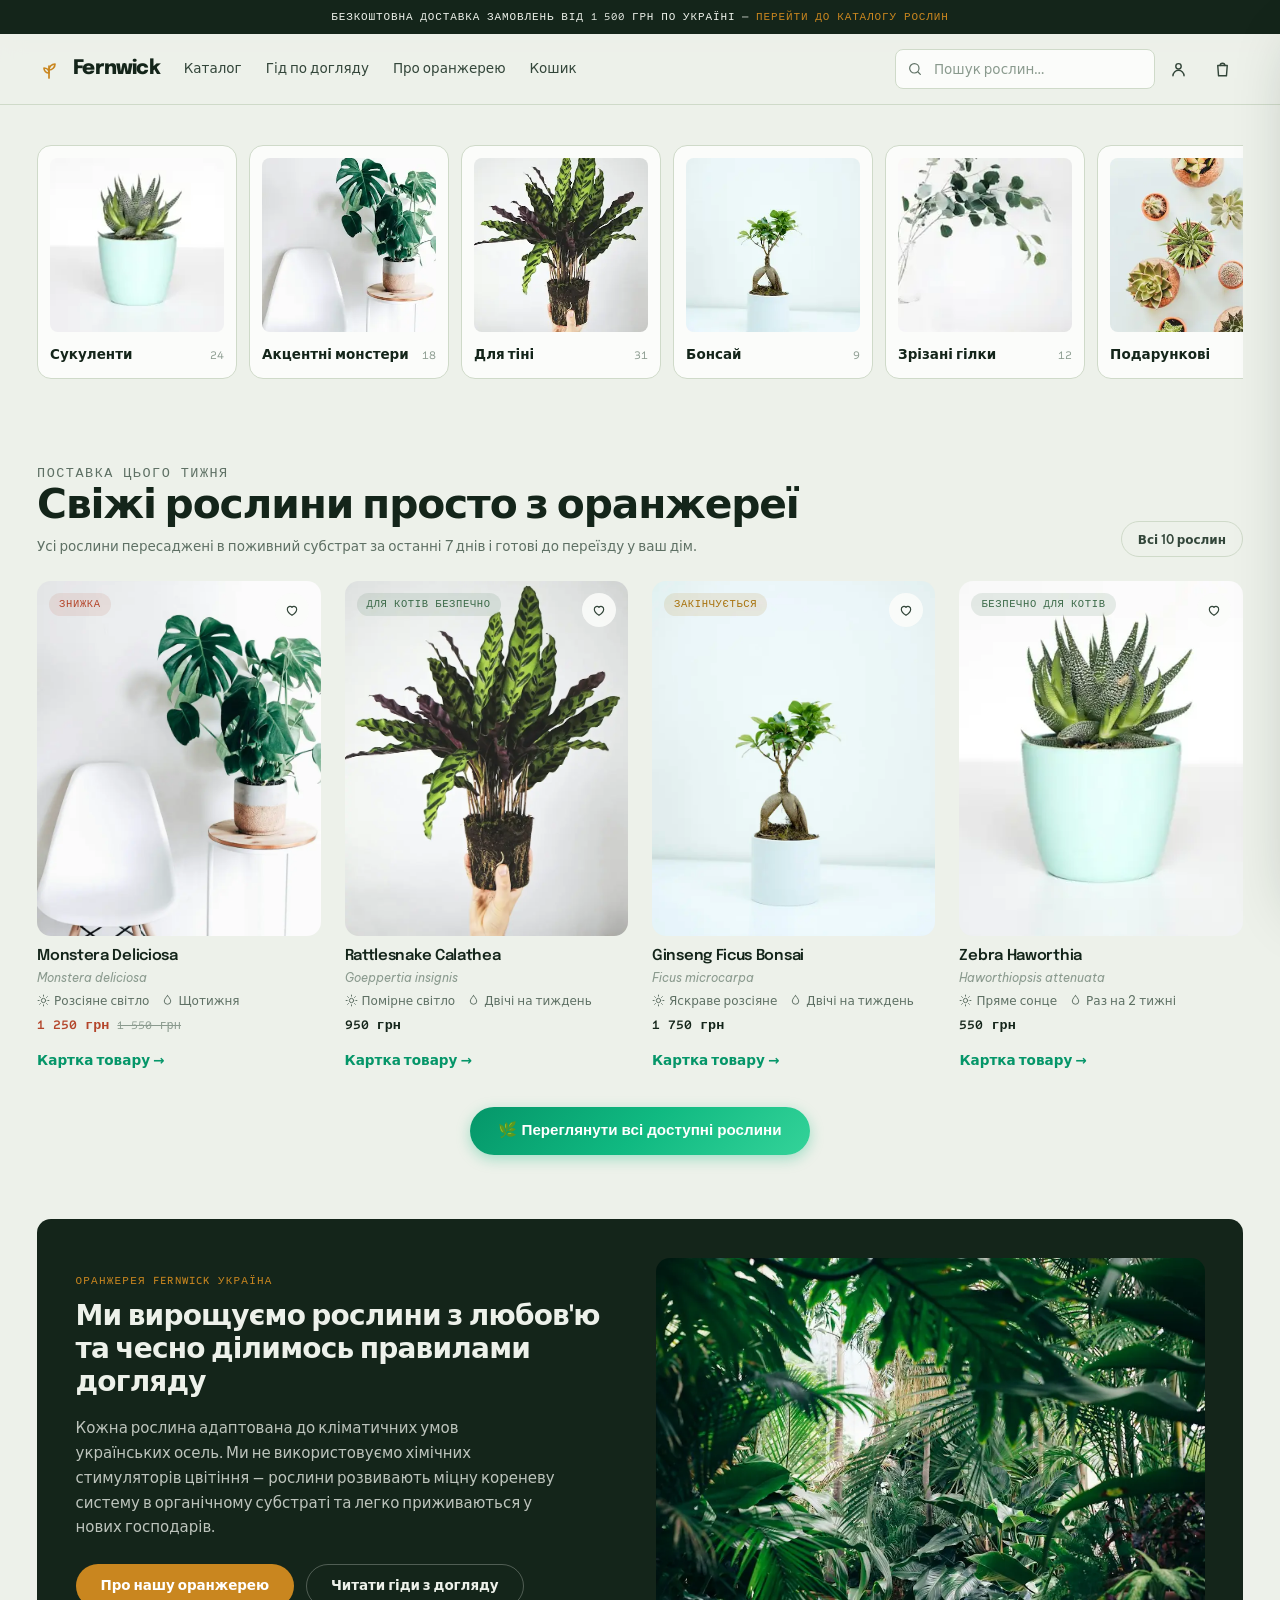
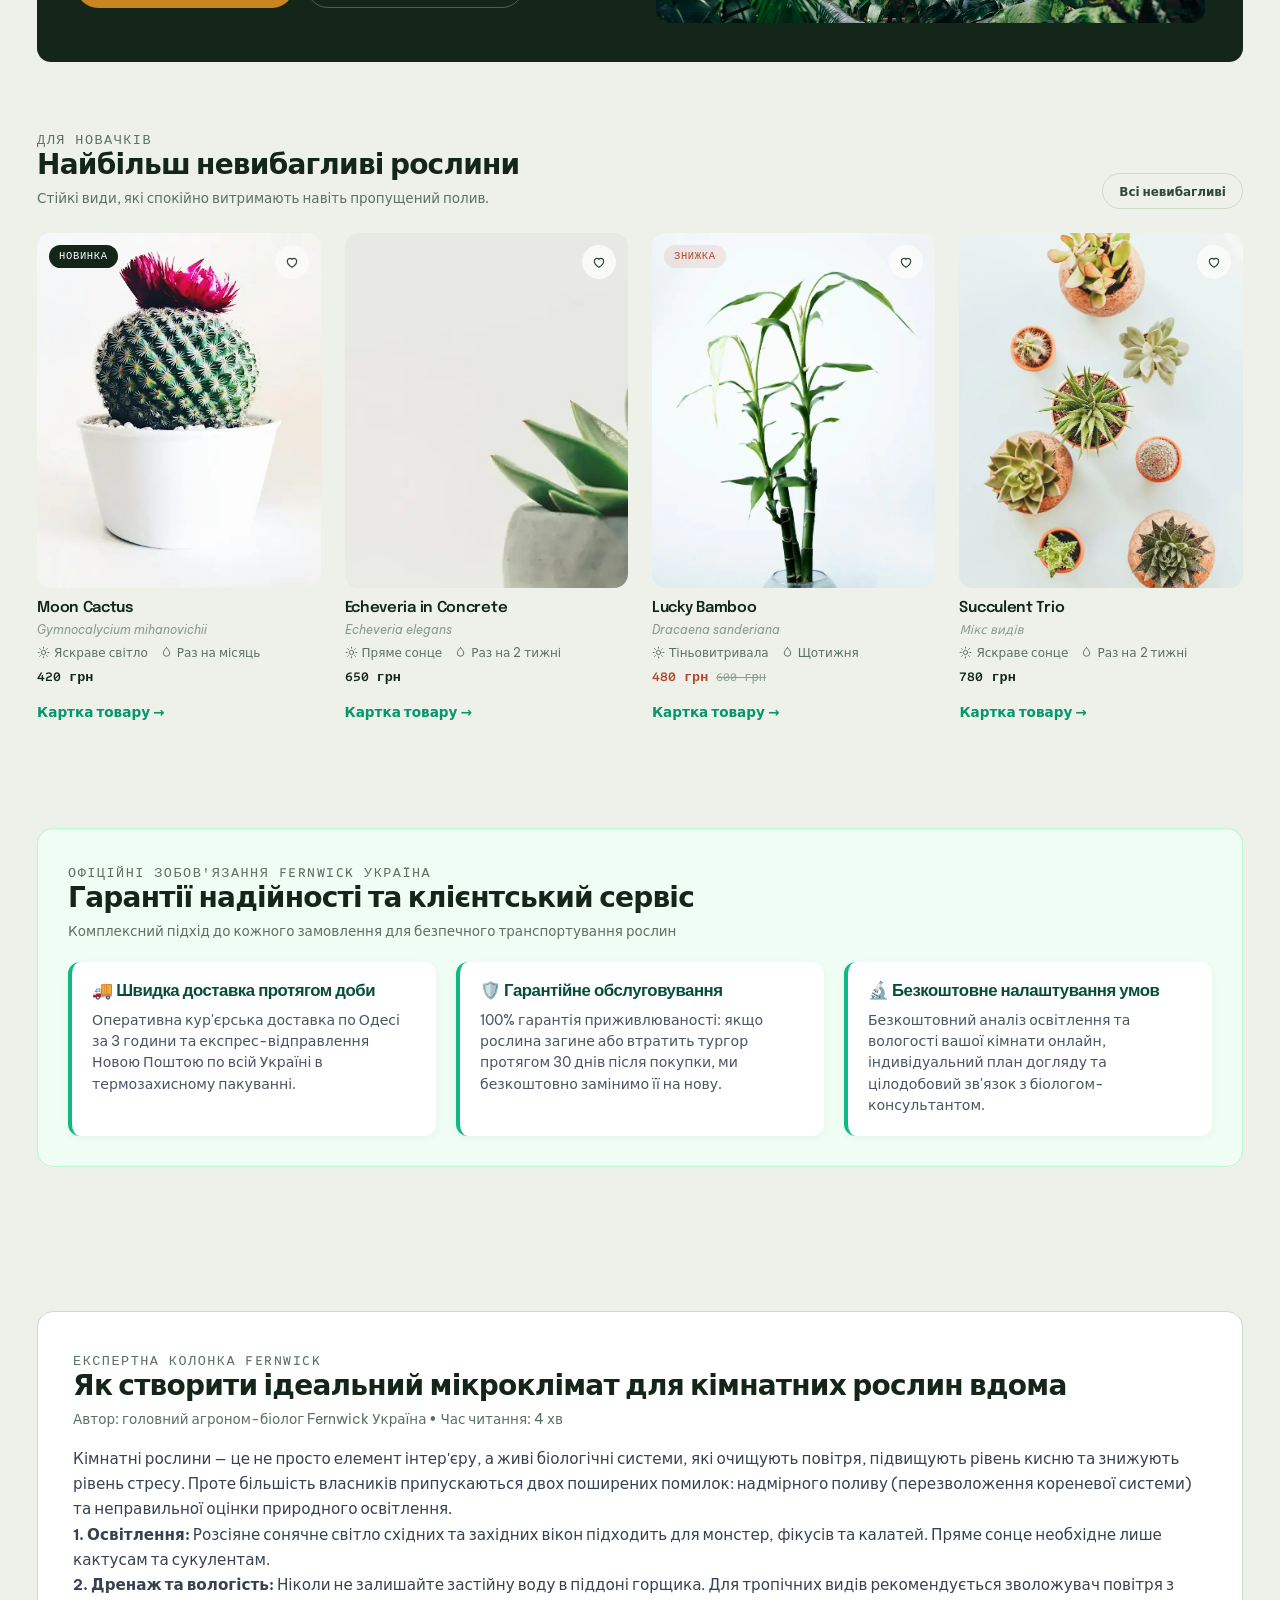
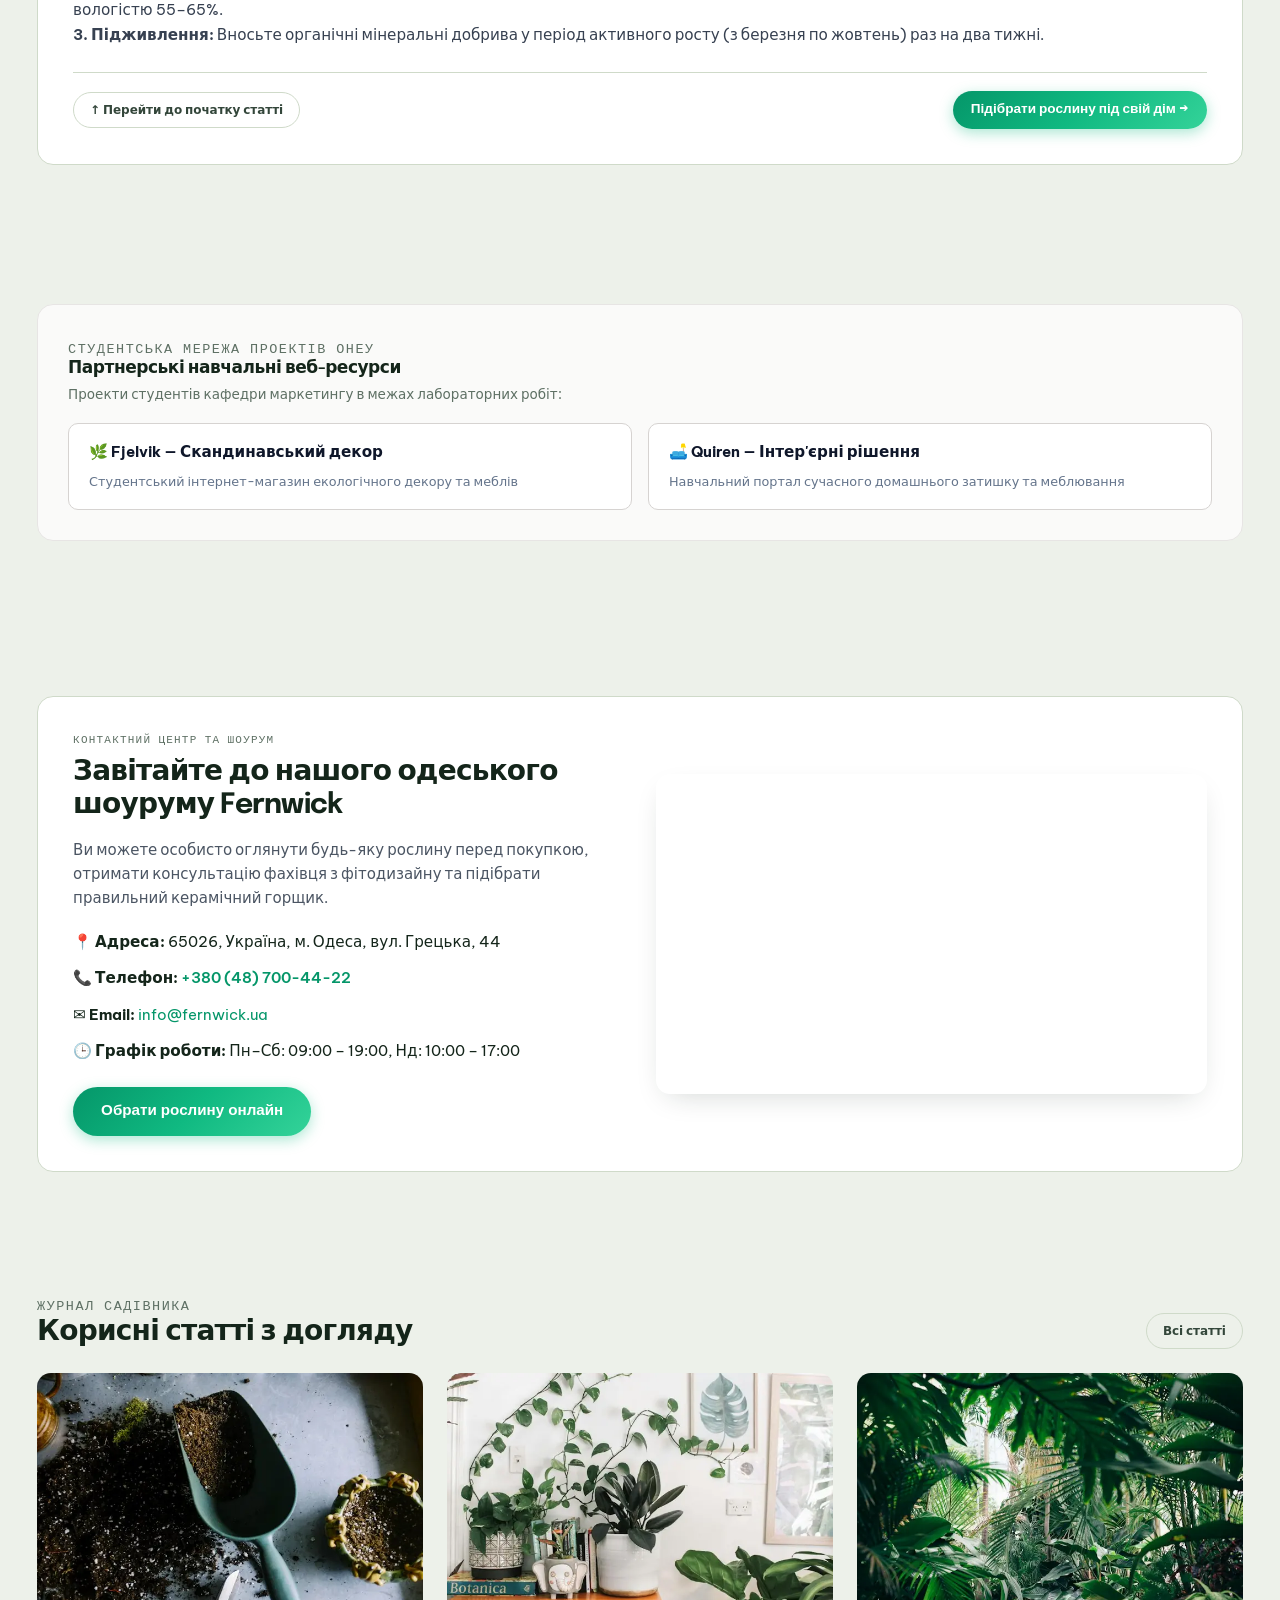
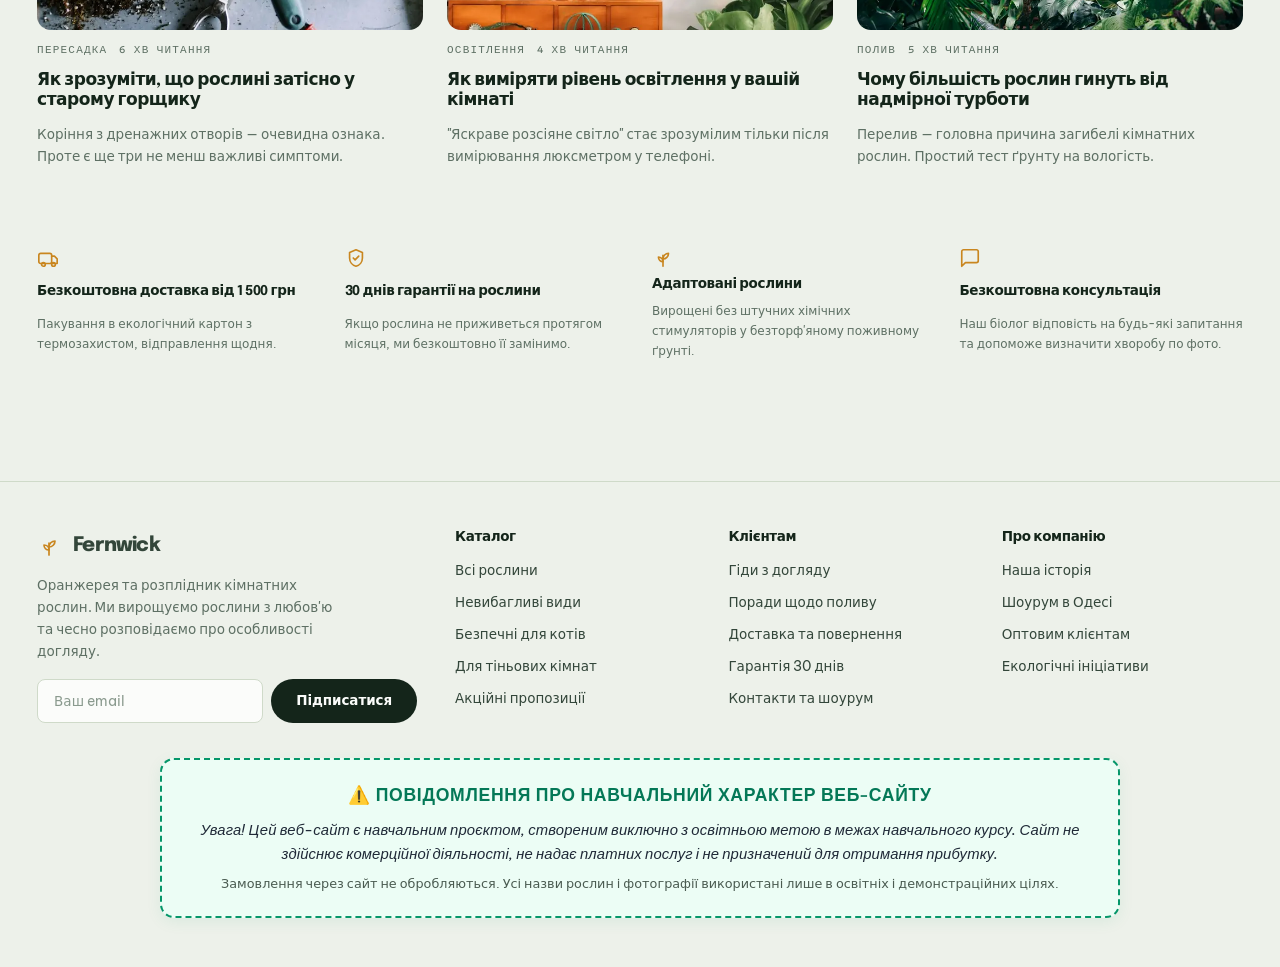
<file: fernwick/index.html>
<!DOCTYPE html>
<html lang="uk">
<head>
<!-- Google tag (gtag.js) -->
<script async src="https://www.googletagmanager.com/gtag/js?id=G-8X83M8RJTM"></script>
<script>
  window.dataLayer = window.dataLayer || [];
  function gtag(){dataLayer.push(arguments);}
  gtag('js', new Date());

  gtag('config', 'G-8X83M8RJTM');
</script>

<!-- Microsoft Clarity -->
<script type="text/javascript">
    (function(c,l,a,r,i,t,y){
        c[a]=c[a]||function(){(c[a].q=c[a].q||[]).push(arguments)};
        t=l.createElement(r);t.async=1;t.src="https://www.clarity.ms/tag/"+i;
        y=l.getElementsByTagName(r)[0];y.parentNode.insertBefore(t,y);
    })(window, document, "clarity", "script", "z7zcrze8m3");
</script>

<meta charset="utf-8" />
<meta name="viewport" content="width=device-width, initial-scale=1" />
<title>Fernwick Україна — Інтернет-магазин кімнатних рослин та декору</title>
<meta name="description" content="Fernwick Україна — інтернет-магазин кімнатних рослин та декору. Великий вибір монстер, фікусів, бонсай, кактусів та сукулентів з доставкою по Україні та шоурумом в Одесі." />

<link rel="preconnect" href="https://fonts.googleapis.com" />
<link rel="preconnect" href="https://fonts.gstatic.com" crossorigin />
<link href="https://fonts.googleapis.com/css2?family=Epilogue:wght@500;600;700;800&family=Be+Vietnam+Pro:wght@400;500;600;700&family=Sometype+Mono:wght@400;500&display=swap" rel="stylesheet" />
<link rel="dns-prefetch" href="https://www.clarity.ms" />

<link rel="stylesheet" href="assets/css/tokens.css" />
<link rel="stylesheet" href="assets/css/shop.css" />
</head>
<body>

<div class="announce">
  <p>Безкоштовна доставка замовлень від 1 500 грн по Україні — <a href="shop.html">перейти до каталогу рослин</a></p>
</div>

<header class="masthead">
  <div class="wrap masthead__inner">
    <a class="brand" href="index.html" aria-label="Fernwick Україна — на головну">
      <svg viewBox="0 0 24 24" fill="none" stroke="currentColor" stroke-width="1.7" stroke-linecap="round" stroke-linejoin="round" aria-hidden="true">
        <path d="M12 21V9" />
        <path d="M12 13c0-3.3 2.7-6 6-6 0 3.3-2.7 6-6 6Z" />
        <path d="M12 16c0-2.8-2.2-5-5-5 0 2.8 2.2 5 5 5Z" />
      </svg>
      <span class="brand__word">Fernwick</span>
    </a>

    <nav class="shopnav" aria-label="Головне меню" data-open="false">
      <a href="shop.html">Каталог</a>
      <a href="care.html">Гід по догляду</a>
      <a href="about.html">Про оранжерею</a>
      <a href="cart.html">Кошик</a>
    </nav>

    <div class="masthead__tools">
      <label class="searchbox">
        <span class="sr-only">Пошук рослин</span>
        <svg viewBox="0 0 24 24" fill="none" stroke="currentColor" stroke-width="1.8" stroke-linecap="round" aria-hidden="true"><circle cx="11" cy="11" r="7"/><path d="m20 20-3.5-3.5"/></svg>
        <input class="input" type="search" placeholder="Пошук рослин…" />
      </label>

      <button class="btn btn--icon" type="button" data-toast="Особистий кабінет працює в демонстраційному режимі" aria-label="Особистий кабінет">
        <svg viewBox="0 0 24 24" fill="none" stroke="currentColor" stroke-width="1.8" stroke-linecap="round" stroke-linejoin="round" aria-hidden="true"><circle cx="12" cy="8" r="3.4"/><path d="M5 20a7 7 0 0 1 14 0"/></svg>
      </button>

      <button class="btn btn--icon" type="button" data-action="open-drawer" aria-label="Відкрити кошик">
        <svg viewBox="0 0 24 24" fill="none" stroke="currentColor" stroke-width="1.8" stroke-linecap="round" stroke-linejoin="round" aria-hidden="true"><path d="M6 7h12l-1 13H7L6 7Z"/><path d="M9 7a3 3 0 0 1 6 0"/></svg>
        <span class="cartbtn__count" data-cart-count hidden>0</span>
      </button>

      <button class="btn btn--icon burger" type="button" aria-expanded="false" aria-label="Меню">
        <svg viewBox="0 0 24 24" fill="none" stroke="currentColor" stroke-width="1.8" stroke-linecap="round" aria-hidden="true"><path d="M4 7h16M4 12h16M4 17h16"/></svg>
      </button>
    </div>
  </div>
</header>

<main>
  <!-- Shop-first: the store opens on its categories, not a marketing hero. -->
  <section class="wrap section--tight" aria-label="Категорії рослин">
    <div class="rail">
      <a class="railcard" href="shop.html">
        <img src="assets/img/photo-1485955900006-10f4d324d411-340.webp" alt="Сукуленти" width="340" height="340" fetchpriority="high" decoding="async" />
        <span class="railcard__meta"><span class="railcard__name">Сукуленти</span><span class="railcard__n">24</span></span>
      </a>
      <a class="railcard" href="shop.html">
        <img src="assets/img/photo-1545241047-6083a3684587-340.webp" alt="Акцентні рослини" width="340" height="340" fetchpriority="high" decoding="async" />
        <span class="railcard__meta"><span class="railcard__name">Акцентні монстери</span><span class="railcard__n">18</span></span>
      </a>
      <a class="railcard" href="shop.html">
        <img src="assets/img/photo-1602923668104-8f9e03e77e62-340.webp" alt="Для тіньових кімнат" width="340" height="340" loading="lazy" decoding="async" />
        <span class="railcard__meta"><span class="railcard__name">Для тіні</span><span class="railcard__n">31</span></span>
      </a>
      <a class="railcard" href="shop.html">
        <img src="assets/img/photo-1512428813834-c702c7702b78-340.webp" alt="Бонсай" width="340" height="340" loading="lazy" decoding="async" />
        <span class="railcard__meta"><span class="railcard__name">Бонсай</span><span class="railcard__n">9</span></span>
      </a>
      <a class="railcard" href="shop.html">
        <img src="assets/img/photo-1466781783364-36c955e42a7f-340.webp" alt="Зрізані гілки" width="340" height="340" loading="lazy" decoding="async" />
        <span class="railcard__meta"><span class="railcard__name">Зрізані гілки</span><span class="railcard__n">12</span></span>
      </a>
      <a class="railcard" href="shop.html">
        <img src="assets/img/photo-1459156212016-c812468e2115-340.webp" alt="Подарункові набори" width="340" height="340" loading="lazy" decoding="async" />
        <span class="railcard__meta"><span class="railcard__name">Подарункові</span><span class="railcard__n">7</span></span>
      </a>
      <a class="railcard" href="shop.html">
        <img src="assets/img/photo-1470058869958-2a77ade41c02-340.webp" alt="Вуличні рослини" width="340" height="340" loading="lazy" decoding="async" />
        <span class="railcard__meta"><span class="railcard__name">Вуличні</span><span class="railcard__n">15</span></span>
      </a>
    </div>
  </section>

  <!-- Секція 1: Популярні рослини тижня -->
  <section class="wrap section--tight" aria-labelledby="week-h">
    <div class="sechead">
      <div>
        <p class="label">Поставка цього тижня</p>
        <h1 id="week-h">Свіжі рослини просто з оранжереї</h1>
        <p>Усі рослини пересаджені в поживний субстрат за останні 7 днів і готові до переїзду у ваш дім.</p>
      </div>
      <a class="btn btn--ghost btn--sm" href="shop.html">Всі 10 рослин</a>
    </div>

    <div class="grid grid--4">
        <article class="product" data-tags="light-bright easy-care size-large sale" data-price="125000"
                 data-name="Monstera Deliciosa (Монстера)" data-order="0" data-product>
          <a class="product__media" href="product.html" aria-label="Monstera Deliciosa">
            <img src="assets/img/photo-1545241047-6083a3684587-700.webp" alt="Monstera Deliciosa у горщику"
                 width="700" height="875" fetchpriority="high" decoding="async" />
          </a>
          <div class="product__flags"><span class="badge badge--sale">Знижка</span></div>
          <button class="product__wish" type="button" aria-pressed="false"
                  aria-label="Зберегти Monstera Deliciosa в список бажань"><svg viewBox="0 0 24 24" fill="none" stroke="currentColor" stroke-width="1.8" stroke-linecap="round" stroke-linejoin="round" aria-hidden="true"><path d="M12 20s-7-4.5-7-9.2A4 4 0 0 1 12 8a4 4 0 0 1 7 2.8C19 15.5 12 20 12 20Z"/></svg></button>
          <div class="product__quick">
            <button class="btn btn--primary btn--sm btn--block" type="button"
                    data-add="monstera" data-name="Monstera Deliciosa (Монстера)" data-price="125000"
                    data-image="assets/img/photo-1545241047-6083a3684587-200.webp" data-variant="Горщик 12 см">
              Додати до кошика
            </button>
          </div>
          <div class="product__body">
            <a href="product.html"><h3 class="product__name">Monstera Deliciosa</h3></a>
            <p class="product__latin">Monstera deliciosa</p>
            <div class="caremeta">
              <span><svg viewBox="0 0 24 24" fill="none" stroke="currentColor" stroke-width="1.8" stroke-linecap="round" aria-hidden="true"><circle cx="12" cy="12" r="4"/><path d="M12 2v2M12 20v2M2 12h2M20 12h2M4.9 4.9l1.4 1.4M17.7 17.7l1.4 1.4M19.1 4.9l-1.4 1.4M6.3 17.7l-1.4 1.4"/></svg>Розсіяне світло</span>
              <span><svg viewBox="0 0 24 24" fill="none" stroke="currentColor" stroke-width="1.8" stroke-linecap="round" stroke-linejoin="round" aria-hidden="true"><path d="M12 3s6 6.2 6 10a6 6 0 0 1-12 0c0-3.8 6-10 6-10Z"/></svg>Щотижня</span>
            </div>
            <div class="product__foot">
              <span class="price price--sale">
                <span class="price__now">1 250 грн</span><span class="price__was">1 550 грн</span>
              </span>
            </div>
            <div style="margin-top: 8px;">
              <a href="product.html" class="tlink" style="font-size: 0.85rem; color: #059669; font-weight: 600;">Картка товару →</a>
            </div>
          </div>
        </article>

        <article class="product" data-tags="light-low pet-safe size-medium" data-price="95000"
                 data-name="Rattlesnake Calathea (Калатея)" data-order="1" data-product>
          <a class="product__media" href="product.html" aria-label="Rattlesnake Calathea">
            <img src="assets/img/photo-1602923668104-8f9e03e77e62-700.webp" alt="Rattlesnake Calathea"
                 width="700" height="875" fetchpriority="high" decoding="async" />
          </a>
          <div class="product__flags"><span class="badge badge--stock">Для котів безпечно</span></div>
          <button class="product__wish" type="button" aria-pressed="false"
                  aria-label="Зберегти Rattlesnake Calathea"><svg viewBox="0 0 24 24" fill="none" stroke="currentColor" stroke-width="1.8" stroke-linecap="round" stroke-linejoin="round" aria-hidden="true"><path d="M12 20s-7-4.5-7-9.2A4 4 0 0 1 12 8a4 4 0 0 1 7 2.8C19 15.5 12 20 12 20Z"/></svg></button>
          <div class="product__quick">
            <button class="btn btn--primary btn--sm btn--block" type="button"
                    data-add="calathea" data-name="Rattlesnake Calathea (Калатея)" data-price="95000"
                    data-image="assets/img/photo-1602923668104-8f9e03e77e62-200.webp" data-variant="Горщик 12 см">
              Додати до кошика
            </button>
          </div>
          <div class="product__body">
            <a href="product.html"><h3 class="product__name">Rattlesnake Calathea</h3></a>
            <p class="product__latin">Goeppertia insignis</p>
            <div class="caremeta">
              <span><svg viewBox="0 0 24 24" fill="none" stroke="currentColor" stroke-width="1.8" stroke-linecap="round" aria-hidden="true"><circle cx="12" cy="12" r="4"/><path d="M12 2v2M12 20v2M2 12h2M20 12h2M4.9 4.9l1.4 1.4M17.7 17.7l1.4 1.4M19.1 4.9l-1.4 1.4M6.3 17.7l-1.4 1.4"/></svg>Помірне світло</span>
              <span><svg viewBox="0 0 24 24" fill="none" stroke="currentColor" stroke-width="1.8" stroke-linecap="round" stroke-linejoin="round" aria-hidden="true"><path d="M12 3s6 6.2 6 10a6 6 0 0 1-12 0c0-3.8 6-10 6-10Z"/></svg>Двічі на тиждень</span>
            </div>
            <div class="product__foot">
              <span class="price">
                <span class="price__now">950 грн</span>
              </span>
            </div>
            <div style="margin-top: 8px;">
              <a href="product.html" class="tlink" style="font-size: 0.85rem; color: #059669; font-weight: 600;">Картка товару →</a>
            </div>
          </div>
        </article>

        <article class="product" data-tags="light-bright size-small" data-price="175000"
                 data-name="Ginseng Ficus Bonsai (Фікус Бонсай)" data-order="2" data-product>
          <a class="product__media" href="product.html" aria-label="Ginseng Ficus Bonsai">
            <img src="assets/img/photo-1512428813834-c702c7702b78-700.webp" alt="Ginseng Ficus Bonsai"
                 width="700" height="875" loading="lazy" decoding="async" />
          </a>
          <div class="product__flags"><span class="badge badge--low">Закінчується</span></div>
          <button class="product__wish" type="button" aria-pressed="false"
                  aria-label="Зберегти Ginseng Ficus Bonsai"><svg viewBox="0 0 24 24" fill="none" stroke="currentColor" stroke-width="1.8" stroke-linecap="round" stroke-linejoin="round" aria-hidden="true"><path d="M12 20s-7-4.5-7-9.2A4 4 0 0 1 12 8a4 4 0 0 1 7 2.8C19 15.5 12 20 12 20Z"/></svg></button>
          <div class="product__quick">
            <button class="btn btn--primary btn--sm btn--block" type="button"
                    data-add="bonsai" data-name="Ginseng Ficus Bonsai (Фікус Бонсай)" data-price="175000"
                    data-image="assets/img/photo-1512428813834-c702c7702b78-200.webp" data-variant="Керамічний горщик">
              Додати до кошика
            </button>
          </div>
          <div class="product__body">
            <a href="product.html"><h3 class="product__name">Ginseng Ficus Bonsai</h3></a>
            <p class="product__latin">Ficus microcarpa</p>
            <div class="caremeta">
              <span><svg viewBox="0 0 24 24" fill="none" stroke="currentColor" stroke-width="1.8" stroke-linecap="round" aria-hidden="true"><circle cx="12" cy="12" r="4"/><path d="M12 2v2M12 20v2M2 12h2M20 12h2M4.9 4.9l1.4 1.4M17.7 17.7l1.4 1.4M19.1 4.9l-1.4 1.4M6.3 17.7l-1.4 1.4"/></svg>Яскраве розсіяне</span>
              <span><svg viewBox="0 0 24 24" fill="none" stroke="currentColor" stroke-width="1.8" stroke-linecap="round" stroke-linejoin="round" aria-hidden="true"><path d="M12 3s6 6.2 6 10a6 6 0 0 1-12 0c0-3.8 6-10 6-10Z"/></svg>Двічі на тиждень</span>
            </div>
            <div class="product__foot">
              <span class="price">
                <span class="price__now">1 750 грн</span>
              </span>
            </div>
            <div style="margin-top: 8px;">
              <a href="product.html" class="tlink" style="font-size: 0.85rem; color: #059669; font-weight: 600;">Картка товару →</a>
            </div>
          </div>
        </article>

        <article class="product" data-tags="light-bright easy-care pet-safe size-small" data-price="55000"
                 data-name="Zebra Haworthia (Хавортія)" data-order="3" data-product>
          <a class="product__media" href="product.html" aria-label="Zebra Haworthia">
            <img src="assets/img/photo-1485955900006-10f4d324d411-700.webp" alt="Zebra Haworthia"
                 width="700" height="875" loading="lazy" decoding="async" />
          </a>
          <div class="product__flags"><span class="badge badge--stock">Безпечно для котів</span></div>
          <button class="product__wish" type="button" aria-pressed="false"
                  aria-label="Зберегти Zebra Haworthia"><svg viewBox="0 0 24 24" fill="none" stroke="currentColor" stroke-width="1.8" stroke-linecap="round" stroke-linejoin="round" aria-hidden="true"><path d="M12 20s-7-4.5-7-9.2A4 4 0 0 1 12 8a4 4 0 0 1 7 2.8C19 15.5 12 20 12 20Z"/></svg></button>
          <div class="product__quick">
            <button class="btn btn--primary btn--sm btn--block" type="button"
                    data-add="haworthia" data-name="Zebra Haworthia (Хавортія)" data-price="55000"
                    data-image="assets/img/photo-1485955900006-10f4d324d411-200.webp" data-variant="Горщик 9 см">
              Додати до кошика
            </button>
          </div>
          <div class="product__body">
            <a href="product.html"><h3 class="product__name">Zebra Haworthia</h3></a>
            <p class="product__latin">Haworthiopsis attenuata</p>
            <div class="caremeta">
              <span><svg viewBox="0 0 24 24" fill="none" stroke="currentColor" stroke-width="1.8" stroke-linecap="round" aria-hidden="true"><circle cx="12" cy="12" r="4"/><path d="M12 2v2M12 20v2M2 12h2M20 12h2M4.9 4.9l1.4 1.4M17.7 17.7l1.4 1.4M19.1 4.9l-1.4 1.4M6.3 17.7l-1.4 1.4"/></svg>Пряме сонце</span>
              <span><svg viewBox="0 0 24 24" fill="none" stroke="currentColor" stroke-width="1.8" stroke-linecap="round" stroke-linejoin="round" aria-hidden="true"><path d="M12 3s6 6.2 6 10a6 6 0 0 1-12 0c0-3.8 6-10 6-10Z"/></svg>Раз на 2 тижні</span>
            </div>
            <div class="product__foot">
              <span class="price">
                <span class="price__now">550 грн</span>
              </span>
            </div>
            <div style="margin-top: 8px;">
              <a href="product.html" class="tlink" style="font-size: 0.85rem; color: #059669; font-weight: 600;">Картка товару →</a>
            </div>
          </div>
        </article>
    </div>

    <div style="text-align: center; margin-top: 35px;">
      <a href="shop.html" class="btn--gradient">🌿 Переглянути всі доступні рослини</a>
    </div>
  </section>

  <!-- Блок філософії бренду -->
  <section class="wrap section--tight">
    <div class="band" data-reveal>
      <div class="grid grid--2" style="align-items:center;gap:var(--s-6)">
        <div>
          <p class="label">Оранжерея Fernwick Україна</p>
          <h2 style="margin:var(--s-3) 0 var(--s-4)">Ми вирощуємо рослини з любов'ю та чесно ділимось правилами догляду</h2>
          <p style="margin-bottom:var(--s-5);max-width:48ch">
            Кожна рослина адаптована до кліматичних умов українських осель. Ми не використовуємо хімічних стимуляторів цвітіння — рослини розвивають міцну кореневу систему в органічному субстраті та легко приживаються у нових господарів.
          </p>
          <div style="display:flex;gap:var(--s-3);flex-wrap:wrap">
            <a class="btn btn--ochre" href="about.html">Про нашу оранжерею</a>
            <a class="btn btn--ghost" href="care.html" style="border-color:rgba(237,241,234,.28);color:var(--glass)">Читати гіди з догляду</a>
          </div>
        </div>
        <img src="assets/img/photo-1470058869958-2a77ade41c02-900.webp"
             alt="Оранжерея з пальмами та монстерами" width="900" height="600"
             style="width:100%;aspect-ratio:3/2;object-fit:cover;border-radius:var(--r-lg)" loading="lazy" decoding="async" />
      </div>
    </div>
  </section>

  <!-- Секція 2: Легкі в догляді рослини -->
  <section class="wrap section--tight" aria-labelledby="easy-h">
    <div class="sechead">
      <div>
        <p class="label">Для новачків</p>
        <h2 id="easy-h">Найбільш невибагливі рослини</h2>
        <p>Стійкі види, які спокійно витримають навіть пропущений полив.</p>
      </div>
      <a class="btn btn--ghost btn--sm" href="shop.html">Всі невибагливі</a>
    </div>
    <div class="grid grid--4">
        <article class="product" data-tags="light-bright easy-care size-small" data-price="42000"
                 data-name="Moon Cactus (Гімнокаліціум)" data-order="0" data-product>
          <a class="product__media" href="product.html" aria-label="Moon Cactus">
            <img src="assets/img/photo-1509937528035-ad76254b0356-700.webp" alt="Moon Cactus"
                 width="700" height="875" loading="lazy" decoding="async" />
          </a>
          <div class="product__flags"><span class="badge badge--new">Новинка</span></div>
          <button class="product__wish" type="button" aria-pressed="false"
                  aria-label="Зберегти Moon Cactus"><svg viewBox="0 0 24 24" fill="none" stroke="currentColor" stroke-width="1.8" stroke-linecap="round" stroke-linejoin="round" aria-hidden="true"><path d="M12 20s-7-4.5-7-9.2A4 4 0 0 1 12 8a4 4 0 0 1 7 2.8C19 15.5 12 20 12 20Z"/></svg></button>
          <div class="product__quick">
            <button class="btn btn--primary btn--sm btn--block" type="button"
                    data-add="moon-cactus" data-name="Moon Cactus (Гімнокаліціум)" data-price="42000"
                    data-image="assets/img/photo-1509937528035-ad76254b0356-200.webp" data-variant="Горщик 8 см">
              Додати до кошика
            </button>
          </div>
          <div class="product__body">
            <a href="product.html"><h3 class="product__name">Moon Cactus</h3></a>
            <p class="product__latin">Gymnocalycium mihanovichii</p>
            <div class="caremeta">
              <span><svg viewBox="0 0 24 24" fill="none" stroke="currentColor" stroke-width="1.8" stroke-linecap="round" aria-hidden="true"><circle cx="12" cy="12" r="4"/><path d="M12 2v2M12 20v2M2 12h2M20 12h2M4.9 4.9l1.4 1.4M17.7 17.7l1.4 1.4M19.1 4.9l-1.4 1.4M6.3 17.7l-1.4 1.4"/></svg>Яскраве світло</span>
              <span><svg viewBox="0 0 24 24" fill="none" stroke="currentColor" stroke-width="1.8" stroke-linecap="round" stroke-linejoin="round" aria-hidden="true"><path d="M12 3s6 6.2 6 10a6 6 0 0 1-12 0c0-3.8 6-10 6-10Z"/></svg>Раз на місяць</span>
            </div>
            <div class="product__foot">
              <span class="price">
                <span class="price__now">420 грн</span>
              </span>
            </div>
            <div style="margin-top: 8px;">
              <a href="product.html" class="tlink" style="font-size: 0.85rem; color: #059669; font-weight: 600;">Картка товару →</a>
            </div>
          </div>
        </article>

        <article class="product" data-tags="light-bright easy-care pet-safe size-small" data-price="65000"
                 data-name="Echeveria in Concrete (Ехеверія)" data-order="1" data-product>
          <a class="product__media" href="product.html" aria-label="Echeveria in Concrete">
            <img src="assets/img/photo-1483794344563-d27a8d18014e-700.webp" alt="Echeveria у бетонному кашпо"
                 width="700" height="875" loading="lazy" decoding="async" />
          </a>
          <div class="product__flags"></div>
          <button class="product__wish" type="button" aria-pressed="false"
                  aria-label="Зберегти Echeveria"><svg viewBox="0 0 24 24" fill="none" stroke="currentColor" stroke-width="1.8" stroke-linecap="round" stroke-linejoin="round" aria-hidden="true"><path d="M12 20s-7-4.5-7-9.2A4 4 0 0 1 12 8a4 4 0 0 1 7 2.8C19 15.5 12 20 12 20Z"/></svg></button>
          <div class="product__quick">
            <button class="btn btn--primary btn--sm btn--block" type="button"
                    data-add="echeveria" data-name="Echeveria in Concrete (Ехеверія)" data-price="65000"
                    data-image="assets/img/photo-1483794344563-d27a8d18014e-200.webp" data-variant="Бетонне кашпо">
              Додати до кошика
            </button>
          </div>
          <div class="product__body">
            <a href="product.html"><h3 class="product__name">Echeveria in Concrete</h3></a>
            <p class="product__latin">Echeveria elegans</p>
            <div class="caremeta">
              <span><svg viewBox="0 0 24 24" fill="none" stroke="currentColor" stroke-width="1.8" stroke-linecap="round" aria-hidden="true"><circle cx="12" cy="12" r="4"/><path d="M12 2v2M12 20v2M2 12h2M20 12h2M4.9 4.9l1.4 1.4M17.7 17.7l1.4 1.4M19.1 4.9l-1.4 1.4M6.3 17.7l-1.4 1.4"/></svg>Пряме сонце</span>
              <span><svg viewBox="0 0 24 24" fill="none" stroke="currentColor" stroke-width="1.8" stroke-linecap="round" stroke-linejoin="round" aria-hidden="true"><path d="M12 3s6 6.2 6 10a6 6 0 0 1-12 0c0-3.8 6-10 6-10Z"/></svg>Раз на 2 тижні</span>
            </div>
            <div class="product__foot">
              <span class="price">
                <span class="price__now">650 грн</span>
              </span>
            </div>
            <div style="margin-top: 8px;">
              <a href="product.html" class="tlink" style="font-size: 0.85rem; color: #059669; font-weight: 600;">Картка товару →</a>
            </div>
          </div>
        </article>

        <article class="product" data-tags="light-low easy-care size-medium sale" data-price="48000"
                 data-name="Lucky Bamboo (Бамбук удачі)" data-order="2" data-product>
          <a class="product__media" href="product.html" aria-label="Lucky Bamboo">
            <img src="assets/img/photo-1567331711402-509c12c41959-700.webp" alt="Lucky Bamboo"
                 width="700" height="875" loading="lazy" decoding="async" />
          </a>
          <div class="product__flags"><span class="badge badge--sale">Знижка</span></div>
          <button class="product__wish" type="button" aria-pressed="false"
                  aria-label="Зберегти Lucky Bamboo"><svg viewBox="0 0 24 24" fill="none" stroke="currentColor" stroke-width="1.8" stroke-linecap="round" stroke-linejoin="round" aria-hidden="true"><path d="M12 20s-7-4.5-7-9.2A4 4 0 0 1 12 8a4 4 0 0 1 7 2.8C19 15.5 12 20 12 20Z"/></svg></button>
          <div class="product__quick">
            <button class="btn btn--primary btn--sm btn--block" type="button"
                    data-add="bamboo" data-name="Lucky Bamboo (Бамбук удачі)" data-price="48000"
                    data-image="assets/img/photo-1567331711402-509c12c41959-200.webp" data-variant="Скляна колба">
              Додати до кошика
            </button>
          </div>
          <div class="product__body">
            <a href="product.html"><h3 class="product__name">Lucky Bamboo</h3></a>
            <p class="product__latin">Dracaena sanderiana</p>
            <div class="caremeta">
              <span><svg viewBox="0 0 24 24" fill="none" stroke="currentColor" stroke-width="1.8" stroke-linecap="round" aria-hidden="true"><circle cx="12" cy="12" r="4"/><path d="M12 2v2M12 20v2M2 12h2M20 12h2M4.9 4.9l1.4 1.4M17.7 17.7l1.4 1.4M19.1 4.9l-1.4 1.4M6.3 17.7l-1.4 1.4"/></svg>Тіньовитривала</span>
              <span><svg viewBox="0 0 24 24" fill="none" stroke="currentColor" stroke-width="1.8" stroke-linecap="round" stroke-linejoin="round" aria-hidden="true"><path d="M12 3s6 6.2 6 10a6 6 0 0 1-12 0c0-3.8 6-10 6-10Z"/></svg>Щотижня</span>
            </div>
            <div class="product__foot">
              <span class="price price--sale">
                <span class="price__now">480 грн</span><span class="price__was">600 грн</span>
              </span>
            </div>
            <div style="margin-top: 8px;">
              <a href="product.html" class="tlink" style="font-size: 0.85rem; color: #059669; font-weight: 600;">Картка товару →</a>
            </div>
          </div>
        </article>

        <article class="product" data-tags="light-bright easy-care pet-safe size-small" data-price="78000"
                 data-name="Succulent Trio (Тріо сукулентів)" data-order="3" data-product>
          <a class="product__media" href="product.html" aria-label="Succulent Trio">
            <img src="assets/img/photo-1459156212016-c812468e2115-700.webp" alt="Succulent Trio"
                 width="700" height="875" loading="lazy" decoding="async" />
          </a>
          <div class="product__flags"></div>
          <button class="product__wish" type="button" aria-pressed="false"
                  aria-label="Зберегти Succulent Trio"><svg viewBox="0 0 24 24" fill="none" stroke="currentColor" stroke-width="1.8" stroke-linecap="round" stroke-linejoin="round" aria-hidden="true"><path d="M12 20s-7-4.5-7-9.2A4 4 0 0 1 12 8a4 4 0 0 1 7 2.8C19 15.5 12 20 12 20Z"/></svg></button>
          <div class="product__quick">
            <button class="btn btn--primary btn--sm btn--block" type="button"
                    data-add="succulent-trio" data-name="Succulent Trio (Тріо сукулентів)" data-price="78000"
                    data-image="assets/img/photo-1459156212016-c812468e2115-200.webp" data-variant="Набір 3 шт">
              Додати до кошика
            </button>
          </div>
          <div class="product__body">
            <a href="product.html"><h3 class="product__name">Succulent Trio</h3></a>
            <p class="product__latin">Мікс видів</p>
            <div class="caremeta">
              <span><svg viewBox="0 0 24 24" fill="none" stroke="currentColor" stroke-width="1.8" stroke-linecap="round" aria-hidden="true"><circle cx="12" cy="12" r="4"/><path d="M12 2v2M12 20v2M2 12h2M20 12h2M4.9 4.9l1.4 1.4M17.7 17.7l1.4 1.4M19.1 4.9l-1.4 1.4M6.3 17.7l-1.4 1.4"/></svg>Яскраве сонце</span>
              <span><svg viewBox="0 0 24 24" fill="none" stroke="currentColor" stroke-width="1.8" stroke-linecap="round" stroke-linejoin="round" aria-hidden="true"><path d="M12 3s6 6.2 6 10a6 6 0 0 1-12 0c0-3.8 6-10 6-10Z"/></svg>Раз на 2 тижні</span>
            </div>
            <div class="product__foot">
              <span class="price">
                <span class="price__now">780 грн</span>
              </span>
            </div>
            <div style="margin-top: 8px;">
              <a href="product.html" class="tlink" style="font-size: 0.85rem; color: #059669; font-weight: 600;">Картка товару →</a>
            </div>
          </div>
        </article>
    </div>
  </section>

  <!-- Секція 3: Обов'язковий список переваг та гарантій (Вимога методички: ul/li) -->
  <section class="wrap section--tight">
    <div class="advantages-box">
      <div class="sechead" style="margin-bottom: 20px;">
        <div>
          <p class="label">Офіційні зобов'язання Fernwick Україна</p>
          <h2 style="margin: 0;">Гарантії надійності та клієнтський сервіс</h2>
          <p>Комплексний підхід до кожного замовлення для безпечного транспортування рослин</p>
        </div>
      </div>
      <ul class="advantages-list">
        <li class="advantages-item">
          <h4>🚚 Швидка доставка протягом доби</h4>
          <p>Оперативна кур'єрська доставка по Одесі за 3 години та експрес-відправлення Новою Поштою по всій Україні в термозахисному пакуванні.</p>
        </li>
        <li class="advantages-item">
          <h4>🛡️ Гарантійне обслуговування</h4>
          <p>100% гарантія приживлюваності: якщо рослина загине або втратить тургор протягом 30 днів після покупки, ми безкоштовно замінимо її на нову.</p>
        </li>
        <li class="advantages-item">
          <h4>🔬 Безкоштовне налаштування умов</h4>
          <p>Безкоштовний аналіз освітлення та вологості вашої кімнати онлайн, індивідуальний план догляду та цілодобовий зв'язок з біологом-консультантом.</p>
        </li>
      </ul>
    </div>
  </section>

  <!-- Секція 4: Стаття з внутрішнім якорем (Вимога методички: a id="start" та a href="#start") -->
  <section class="wrap section--tight">
    <div class="article-anchor-box">
      <a id="start"></a>
      <div class="sechead" style="margin-bottom: 16px;">
        <div>
          <p class="label">Експертна колонка Fernwick</p>
          <h2>Як створити ідеальний мікроклімат для кімнатних рослин вдома</h2>
          <p class="muted">Автор: головний агроном-біолог Fernwick Україна • Час читання: 4 хв</p>
        </div>
      </div>
      <div style="font-size: 0.95rem; line-height: 1.7; color: #374151;">
        <p>Кімнатні рослини — це не просто елемент інтер'єру, а живі біологічні системи, які очищують повітря, підвищують рівень кисню та знижують рівень стресу. Проте більшість власників припускаються двох поширених помилок: надмірного поливу (перезволоження кореневої системи) та неправильної оцінки природного освітлення.</p>
        <p><strong>1. Освітлення:</strong> Розсіяне сонячне світло східних та західних вікон підходить для монстер, фікусів та калатей. Пряме сонце необхідне лише кактусам та сукулентам.</p>
        <p><strong>2. Дренаж та вологість:</strong> Ніколи не залишайте застійну воду в піддоні горщика. Для тропічних видів рекомендується зволожувач повітря з вологістю 55–65%.</p>
        <p><strong>3. Підживлення:</strong> Вносьте органічні мінеральні добрива у період активного росту (з березня по жовтень) раз на два тижні.</p>
      </div>
      <div style="margin-top: 25px; display: flex; align-items: center; justify-content: space-between; flex-wrap: wrap; gap: 15px; border-top: 1px solid var(--hairline); padding-top: 18px;">
        <a href="#start" class="btn btn--ghost btn--sm">↑ Перейти до початку статті</a>
        <a href="product.html" class="btn--gradient" style="font-size: 0.85rem; padding: 8px 18px;">Підібрати рослину під свій дім →</a>
      </div>
    </div>
  </section>

  <!-- Секція 5: Партнерські студентські проекти (Вимога методички: посилання на колег) -->
  <section class="wrap section--tight">
    <div class="student-partners-box">
      <div class="sechead" style="margin-bottom: 10px;">
        <div>
          <p class="label">Студентська мережа проектів ОНЕУ</p>
          <h3 style="margin: 0;">Партнерські навчальні веб-ресурси</h3>
          <p>Проекти студентів кафедри маркетингу в межах лабораторних робіт:</p>
        </div>
      </div>
      <div class="student-partners-grid">
        <a href="https://lizok228-oi.github.io/fjelvik/" target="_blank" rel="noopener noreferrer" class="partner-card">
          <strong>🌿 Fjelvik — Скандинавський декор</strong>
          <span>Студентський інтернет-магазин екологічного декору та меблів</span>
        </a>
        <a href="https://juliabondarenko2006-wq.github.io/quiren/quiren/" target="_blank" rel="noopener noreferrer" class="partner-card">
          <strong>🛋️ Quiren — Інтер'єрні рішення</strong>
          <span>Навчальний портал сучасного домашнього затишку та меблювання</span>
        </a>
      </div>
    </div>
  </section>

  <!-- Секція 6: Контакти та карта Одеси (Вимога методички: адреса в Одесі + карта) -->
  <section class="wrap section">
    <div class="contacts-map-box">
      <div class="grid grid--2" style="align-items: center; gap: var(--s-6);">
        <div>
          <p class="label">Контактний центр та шоурум</p>
          <h2 style="margin: 8px 0 16px;">Завітайте до нашого одеського шоуруму Fernwick</h2>
          <p style="color: #4b5563; line-height: 1.6; margin-bottom: 20px;">
            Ви можете особисто оглянути будь-яку рослину перед покупкою, отримати консультацію фахівця з фітодизайну та підібрати правильний керамічний горщик.
          </p>
          <div style="display: grid; gap: 12px; font-size: 0.95rem;">
            <div><strong>📍 Адреса:</strong> 65026, Україна, м. Одеса, вул. Грецька, 44</div>
            <div><strong>📞 Телефон:</strong> <a href="tel:+380487004422" style="color: #059669; font-weight: 600;">+380 (48) 700-44-22</a></div>
            <div><strong>✉️ Email:</strong> <a href="mailto:info@fernwick.ua" style="color: #059669;">info@fernwick.ua</a></div>
            <div><strong>🕒 Графік роботи:</strong> Пн–Сб: 09:00 – 19:00, Нд: 10:00 – 17:00</div>
          </div>
          <div style="margin-top: 24px;">
            <a href="product.html" class="btn--gradient">Обрати рослину онлайн</a>
          </div>
        </div>
        <div style="border-radius: 14px; overflow: hidden; box-shadow: var(--shadow-md); height: 320px;">
          <iframe 
            src="https://www.google.com/maps/embed?pb=!1m18!1m12!1m3!1d2746.885149362391!2d30.7371195!3d46.4831627!2m3!1f0!2f0!3f0!3m2!1i1024!2i768!4f13.1!3m3!1m2!1s0x40c631985f400001%3A0x6b107e335505e608!2z0LLRg9C7LiDQk9GA0LXRhtGM0LrQsCwgNDQsINCe0LTQtdGB0LAsINCe0LTQtdGB0YzQutCwINC-0LHQu9Cw0YHRgtGMLCA2NTAwMA!5e0!3m2!1suk!2sua!4v1700000000000!5m2!1suk!2sua" 
            width="100%" 
            height="100%" 
            style="border:0;" 
            allowfullscreen="" 
            loading="lazy" 
            referrerpolicy="no-referrer-when-downgrade">
          </iframe>
        </div>
      </div>
    </div>
  </section>

  <!-- Секція 7: Статті блогу з догляду -->
  <section class="wrap section--tight" aria-labelledby="guides-h">
    <div class="sechead">
      <div>
        <p class="label">Журнал садівника</p>
        <h2 id="guides-h">Корисні статті з догляду</h2>
      </div>
      <a class="btn btn--ghost btn--sm" href="care.html">Всі статті</a>
    </div>
    <div class="grid grid--3">
      <a class="guide" href="care.html" data-reveal>
        <img src="assets/img/photo-1416879595882-3373a0480b5b-700.webp" alt="Пересадка рослини" width="700" height="467" loading="lazy" decoding="async" />
        <div class="guide__meta"><span class="label">Пересадка</span><span class="label">6 хв читання</span></div>
        <h3>Як зрозуміти, що рослині затісно у старому горщику</h3>
        <p class="muted" style="font-size:var(--text-sm)">Коріння з дренажних отворів — очевидна ознака. Проте є ще три не менш важливі симптоми.</p>
      </a>
      <a class="guide" href="care.html" data-reveal style="--delay:80ms">
        <img src="assets/img/photo-1521334884684-d80222895322-700.webp" alt="Рослини біля вікна" width="700" height="467" loading="lazy" decoding="async" />
        <div class="guide__meta"><span class="label">Освітлення</span><span class="label">4 хв читання</span></div>
        <h3>Як виміряти рівень освітлення у вашій кімнаті</h3>
        <p class="muted" style="font-size:var(--text-sm)">"Яскраве розсіяне світло" стає зрозумілим тільки після вимірювання люксметром у телефоні.</p>
      </a>
      <a class="guide" href="care.html" data-reveal style="--delay:160ms">
        <img src="assets/img/photo-1470058869958-2a77ade41c02-700.webp" alt="Оранжерея" width="700" height="467" loading="lazy" decoding="async" />
        <div class="guide__meta"><span class="label">Полив</span><span class="label">5 хв читання</span></div>
        <h3>Чому більшість рослин гинуть від надмірної турботи</h3>
        <p class="muted" style="font-size:var(--text-sm)">Перелив — головна причина загибелі кімнатних рослин. Простий тест ґрунту на вологість.</p>
      </a>
    </div>
  </section>

  <!-- Секція 8: Переваги магазину -->
  <section class="wrap section">
    <div class="trust">
      <div class="trust__item">
        <svg viewBox="0 0 24 24" fill="none" stroke="currentColor" stroke-width="1.8" stroke-linecap="round" stroke-linejoin="round" aria-hidden="true"><rect x="2" y="7" width="14" height="11" rx="2"/><path d="M16 10h3l3 3v5h-6"/><circle cx="7" cy="19" r="2"/><circle cx="18" cy="19" r="2"/></svg>
        <h3>Безкоштовна доставка від 1 500 грн</h3>
        <p>Пакування в екологічний картон з термозахистом, відправлення щодня.</p>
      </div>
      <div class="trust__item">
        <svg viewBox="0 0 24 24" fill="none" stroke="currentColor" stroke-width="1.8" stroke-linecap="round" stroke-linejoin="round" aria-hidden="true"><path d="M12 3l7 3v6c0 4.4-3 8-7 9-4-1-7-4.6-7-9V6l7-3Z"/><path d="m9 12 2 2 4-4"/></svg>
        <h3>30 днів гарантії на рослини</h3>
        <p>Якщо рослина не приживеться протягом місяця, ми безкоштовно її замінимо.</p>
      </div>
      <div class="trust__item">
        <svg viewBox="0 0 24 24" fill="none" stroke="currentColor" stroke-width="1.8" stroke-linecap="round" stroke-linejoin="round" aria-hidden="true"><path d="M12 21V9"/><path d="M12 13c0-3.3 2.7-6 6-6 0 3.3-2.7 6-6 6Z"/><path d="M12 16c0-2.8-2.2-5-5-5 0 2.8 2.2 5 5 5Z"/></svg>
        <h3>Адаптовані рослини</h3>
        <p>Вирощені без штучних хімічних стимуляторів у безторф'яному поживному ґрунті.</p>
      </div>
      <div class="trust__item">
        <svg viewBox="0 0 24 24" fill="none" stroke="currentColor" stroke-width="1.8" stroke-linecap="round" stroke-linejoin="round" aria-hidden="true"><path d="M21 15a2 2 0 0 1-2 2H7l-4 4V5a2 2 0 0 1 2-2h14a2 2 0 0 1 2 2Z"/></svg>
        <h3>Безкоштовна консультація</h3>
        <p>Наш біолог відповість на будь-які запитання та допоможе визначити хворобу по фото.</p>
      </div>
    </div>
  </section>
</main>

<footer class="foot">
  <div class="wrap">
    <div class="foot__grid">
      <div>
        <a class="brand" href="index.html" style="margin-bottom:var(--s-3)">
          <svg viewBox="0 0 24 24" fill="none" stroke="currentColor" stroke-width="1.7" stroke-linecap="round" stroke-linejoin="round" aria-hidden="true">
            <path d="M12 21V9" /><path d="M12 13c0-3.3 2.7-6 6-6 0 3.3-2.7 6-6 6Z" /><path d="M12 16c0-2.8-2.2-5-5-5 0 2.8 2.2 5 5 5Z" />
          </svg>
          <span class="brand__word">Fernwick</span>
        </a>
        <p class="muted" style="font-size:var(--text-sm);max-width:34ch;margin-bottom:var(--s-4)">
          Оранжерея та розплідник кімнатних рослин. Ми вирощуємо рослини з любов'ю та чесно розповідаємо про особливості догляду.
        </p>
        <form class="newsletter" data-demo-form="Дякуємо! Ви успішно підписалися на розсилку порад від біолога.">
          <label class="sr-only" for="nl">Email адреса</label>
          <input class="input" id="nl" type="email" placeholder="Ваш email" required />
          <button class="btn btn--primary" type="submit">Підписатися</button>
        </form>
      </div>

      <div>
        <h3>Каталог</h3>
        <ul>
          <li><a href="shop.html">Всі рослини</a></li>
          <li><a href="shop.html">Невибагливі види</a></li>
          <li><a href="shop.html">Безпечні для котів</a></li>
          <li><a href="shop.html">Для тіньових кімнат</a></li>
          <li><a href="shop.html">Акційні пропозиції</a></li>
        </ul>
      </div>

      <div>
        <h3>Клієнтам</h3>
        <ul>
          <li><a href="care.html">Гіди з догляду</a></li>
          <li><a href="care.html">Поради щодо поливу</a></li>
          <li><a href="about.html">Доставка та повернення</a></li>
          <li><a href="about.html">Гарантія 30 днів</a></li>
          <li><a href="about.html">Контакти та шоурум</a></li>
        </ul>
      </div>

      <div>
        <h3>Про компанію</h3>
        <ul>
          <li><a href="about.html">Наша історія</a></li>
          <li><a href="about.html">Шоурум в Одесі</a></li>
          <li><a href="about.html">Оптовим клієнтам</a></li>
          <li><a href="about.html">Екологічні ініціативи</a></li>
        </ul>
      </div>
    </div>

    <!-- Обов'язкове навчальне повідомлення за вимогами завдання -->
    <div class="educational-notice">
      <div class="educational-notice__title">⚠️ ПОВІДОМЛЕННЯ ПРО НАВЧАЛЬНИЙ ХАРАКТЕР ВЕБ-САЙТУ</div>
      <p class="educational-notice__text">Увага! Цей веб-сайт є навчальним проєктом, створеним виключно з освітньою метою в межах навчального курсу. Сайт не здійснює комерційної діяльності, не надає платних послуг і не призначений для отримання прибутку.</p>
      <p class="educational-notice__more">Замовлення через сайт не обробляються. Усі назви рослин і фотографії використані лише в освітніх і демонстраційних цілях.</p>
    </div>
</footer>

<!-- ===================== Cart drawer ===================== -->
<div class="scrim" id="drawerScrim" data-open="false" aria-hidden="true"></div>
<aside class="drawer" data-open="false" role="dialog" aria-modal="true" aria-label="Ваш кошик">
  <div class="drawer__head">
    <h2 style="font-size:var(--text-md)">Ваш кошик</h2>
    <button class="btn btn--icon" type="button" data-action="close-drawer" aria-label="Закрити кошик">
      <svg viewBox="0 0 24 24" fill="none" stroke="currentColor" stroke-width="2" stroke-linecap="round" aria-hidden="true"><path d="M18 6 6 18M6 6l12 12"/></svg>
    </button>
  </div>

  <div class="drawer__body">
    <div data-cart-empty>
      <div class="empty">
        <svg viewBox="0 0 24 24" fill="none" stroke="currentColor" stroke-width="1.6" stroke-linecap="round" stroke-linejoin="round" aria-hidden="true"><path d="M6 7h12l-1 13H7L6 7Z"/><path d="M9 7a3 3 0 0 1 6 0"/></svg>
        <h3>Ваш кошик порожній</h3>
        <p>Ви ще не обрали жодної рослини. Перегляньте каталог нашої оранжереї.</p>
        <a class="btn btn--primary btn--sm" href="shop.html">До каталогу рослин</a>
      </div>
    </div>
    <div data-cart-lines="drawer" style="display:grid;gap:var(--s-5)"></div>
  </div>

  <div class="drawer__foot" data-cart-filled hidden>
    <div class="totalrow"><span>Сума</span><span class="num" data-cart-subtotal>0 грн</span></div>
    <div class="totalrow"><span>Доставка</span><span class="num" data-cart-delivery>Безкоштовно</span></div>
    <div class="totalrow totalrow--grand"><span>Загалом</span><span class="num" data-cart-total>0 грн</span></div>
    <a class="btn btn--primary btn--block" href="cart.html">Переглянути кошик</a>
    <a class="btn btn--ghost btn--block" href="cart.html#order" data-checkout-link>Оформити замовлення</a>
  </div>
</aside>

<div class="toasts" aria-live="polite"></div>

<script src="assets/js/main.js" defer></script>
</body>
</html>
</file>
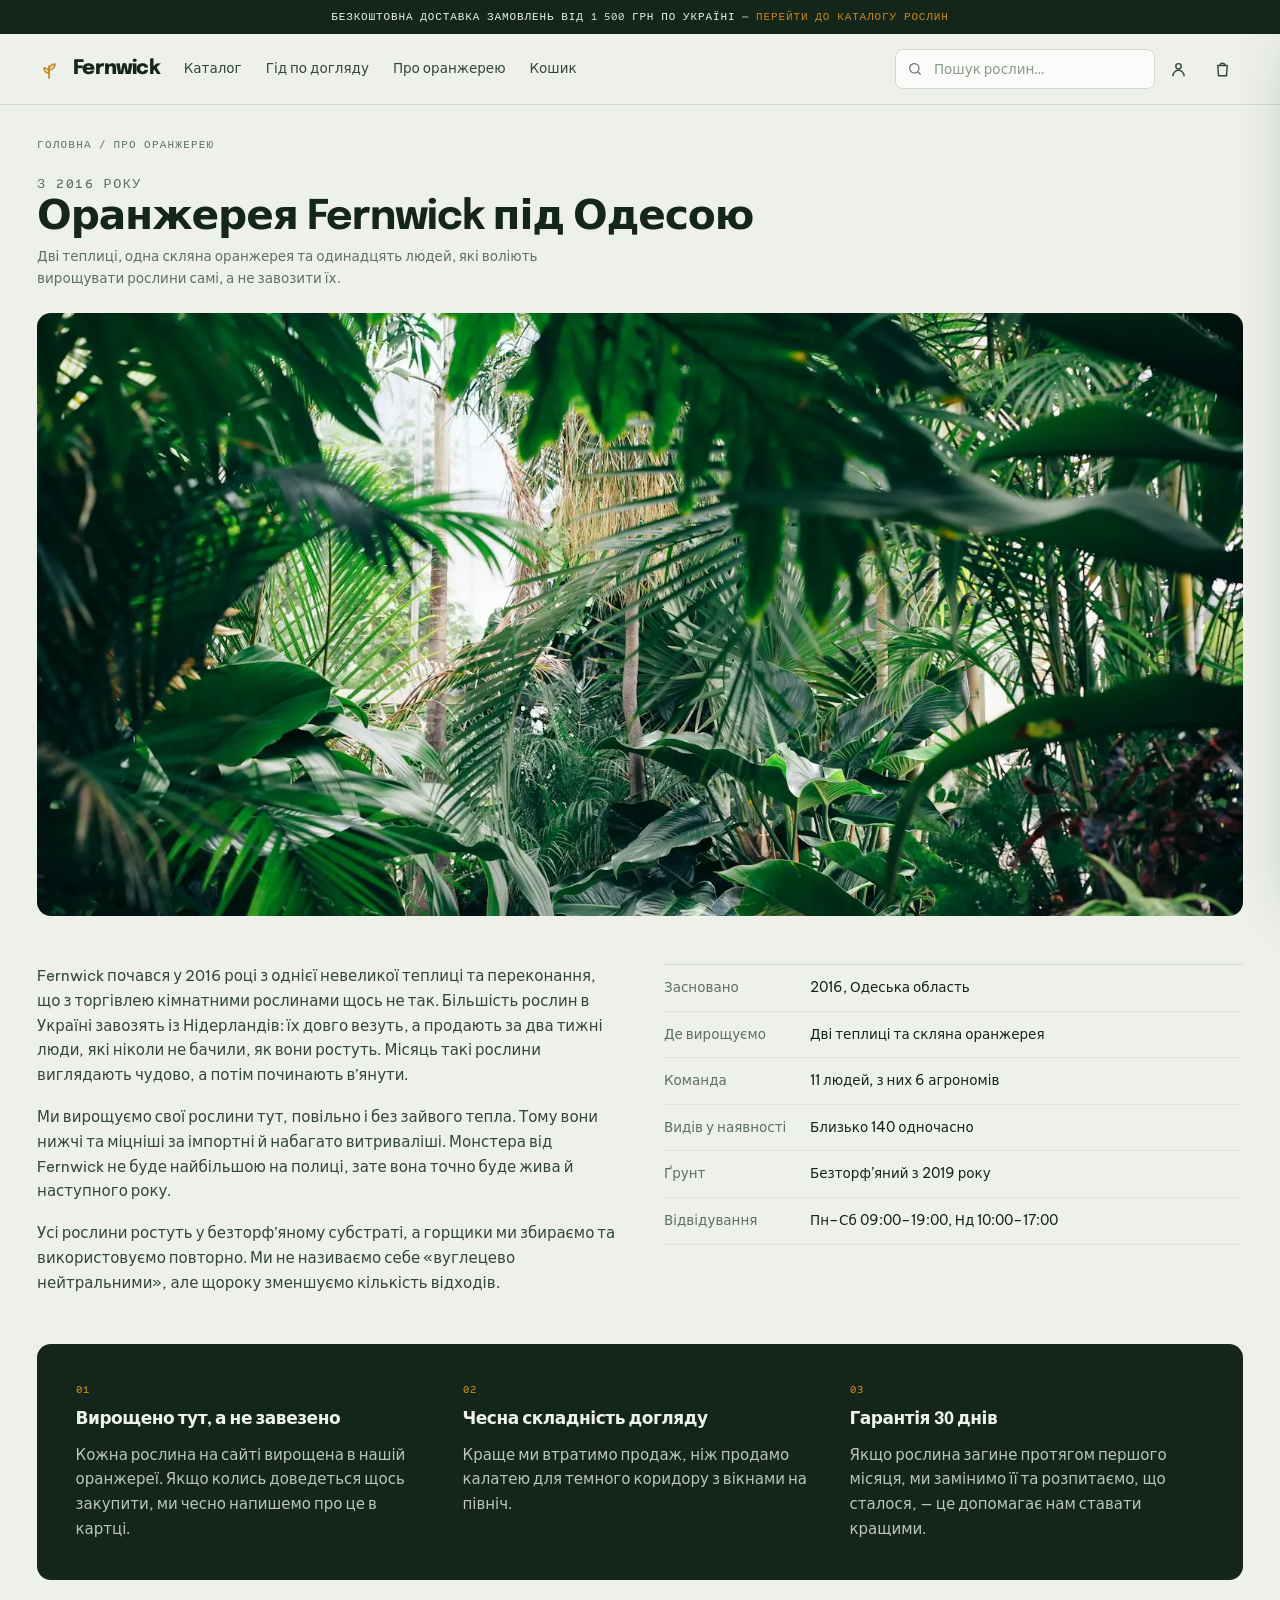
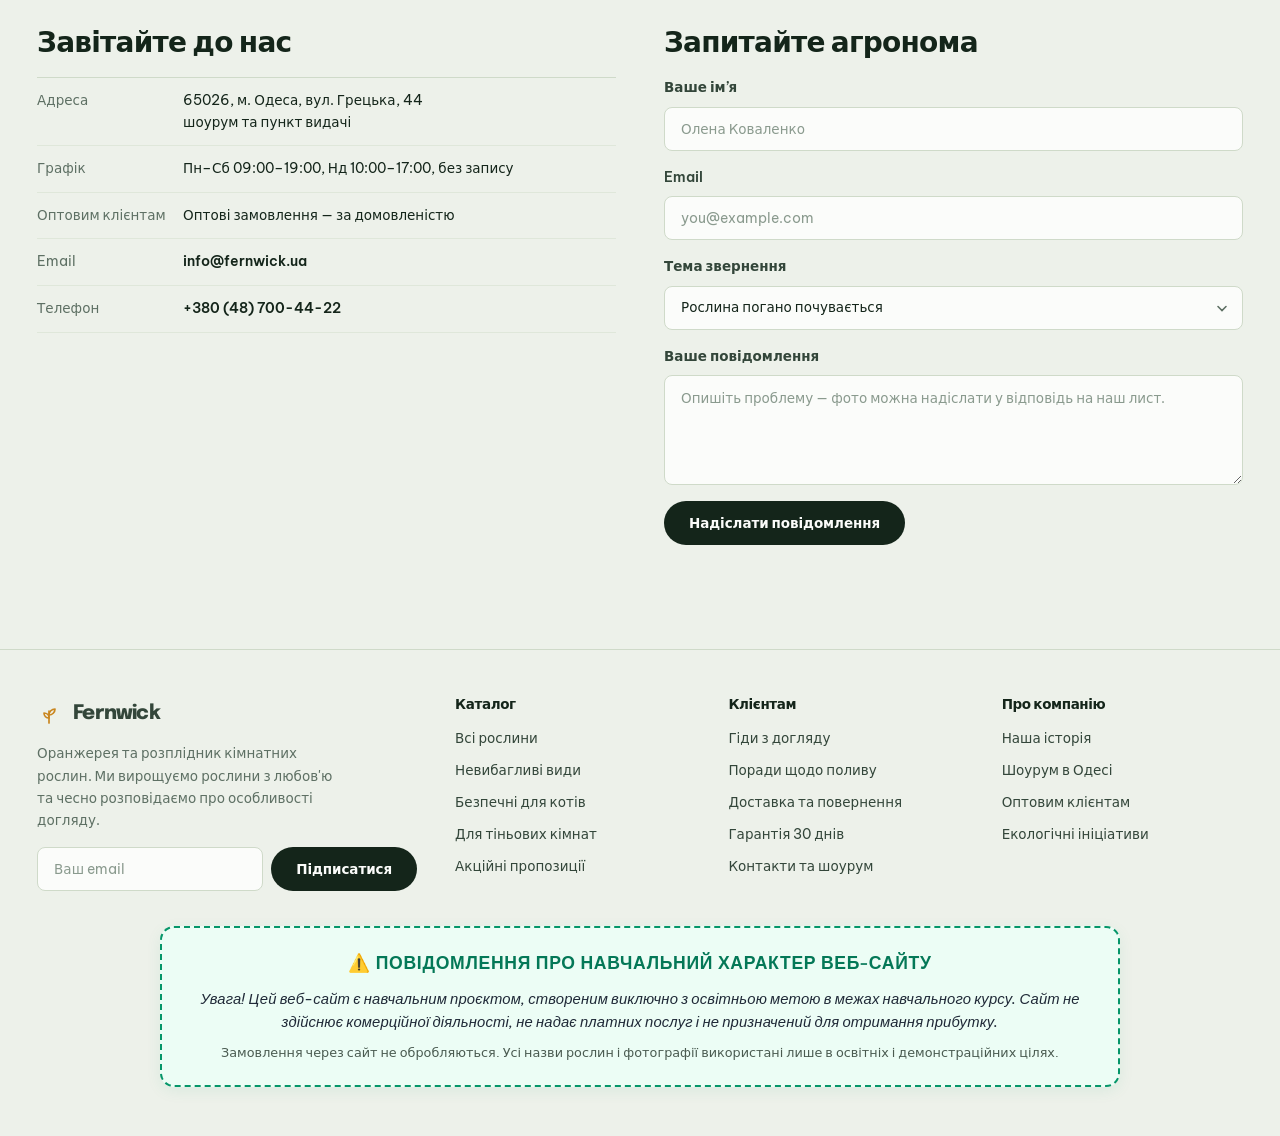
<file: fernwick/about.html>
<!DOCTYPE html>
<html lang="uk">
<head>
<!-- Google tag (gtag.js) -->
<script async src="https://www.googletagmanager.com/gtag/js?id=G-8X83M8RJTM"></script>
<script>
  window.dataLayer = window.dataLayer || [];
  function gtag(){dataLayer.push(arguments);}
  gtag('js', new Date());

  gtag('config', 'G-8X83M8RJTM');
</script>

<!-- Microsoft Clarity -->
<script type="text/javascript">
    (function(c,l,a,r,i,t,y){
        c[a]=c[a]||function(){(c[a].q=c[a].q||[]).push(arguments)};
        t=l.createElement(r);t.async=1;t.src="https://www.clarity.ms/tag/"+i;
        y=l.getElementsByTagName(r)[0];y.parentNode.insertBefore(t,y);
    })(window, document, "clarity", "script", "z7zcrze8m3");
</script>

<meta charset="utf-8" />
<meta name="viewport" content="width=device-width, initial-scale=1" />
<title>Про нашу оранжерею — Fernwick Україна</title>
<meta name="description" content="Історія розплідника Fernwick. Вирощування кімнатних рослин, екологічний підхід та шоурум в Одесі." />

<link rel="preconnect" href="https://fonts.googleapis.com" />
<link rel="preconnect" href="https://fonts.gstatic.com" crossorigin />
<link href="https://fonts.googleapis.com/css2?family=Epilogue:wght@500;600;700;800&family=Be+Vietnam+Pro:wght@400;500;600;700&family=Sometype+Mono:wght@400;500&display=swap" rel="stylesheet" />
<link rel="dns-prefetch" href="https://www.clarity.ms" />

<link rel="stylesheet" href="assets/css/tokens.css" />
<link rel="stylesheet" href="assets/css/shop.css" />
</head>
<body>

<div class="announce">
  <p>Безкоштовна доставка замовлень від 1 500 грн по Україні — <a href="shop.html">перейти до каталогу рослин</a></p>
</div>

<header class="masthead">
  <div class="wrap masthead__inner">
    <a class="brand" href="index.html" aria-label="Fernwick Україна — на головну">
      <svg viewBox="0 0 24 24" fill="none" stroke="currentColor" stroke-width="1.7" stroke-linecap="round" stroke-linejoin="round" aria-hidden="true">
        <path d="M12 21V9" />
        <path d="M12 13c0-3.3 2.7-6 6-6 0 3.3-2.7 6-6 6Z" />
        <path d="M12 16c0-2.8-2.2-5-5-5 0 2.8 2.2 5 5 5Z" />
      </svg>
      <span class="brand__word">Fernwick</span>
    </a>

    <nav class="shopnav" aria-label="Головне меню" data-open="false">
      <a href="shop.html">Каталог</a>
      <a href="care.html">Гід по догляду</a>
      <a href="about.html">Про оранжерею</a>
      <a href="cart.html">Кошик</a>
    </nav>

    <div class="masthead__tools">
      <label class="searchbox">
        <span class="sr-only">Пошук рослин</span>
        <svg viewBox="0 0 24 24" fill="none" stroke="currentColor" stroke-width="1.8" stroke-linecap="round" aria-hidden="true"><circle cx="11" cy="11" r="7"/><path d="m20 20-3.5-3.5"/></svg>
        <input class="input" type="search" placeholder="Пошук рослин…" />
      </label>

      <button class="btn btn--icon" type="button" data-toast="Особистий кабінет працює в демонстраційному режимі" aria-label="Особистий кабінет">
        <svg viewBox="0 0 24 24" fill="none" stroke="currentColor" stroke-width="1.8" stroke-linecap="round" stroke-linejoin="round" aria-hidden="true"><circle cx="12" cy="8" r="3.4"/><path d="M5 20a7 7 0 0 1 14 0"/></svg>
      </button>

      <button class="btn btn--icon" type="button" data-action="open-drawer" aria-label="Відкрити кошик">
        <svg viewBox="0 0 24 24" fill="none" stroke="currentColor" stroke-width="1.8" stroke-linecap="round" stroke-linejoin="round" aria-hidden="true"><path d="M6 7h12l-1 13H7L6 7Z"/><path d="M9 7a3 3 0 0 1 6 0"/></svg>
        <span class="cartbtn__count" data-cart-count hidden>0</span>
      </button>

      <button class="btn btn--icon burger" type="button" aria-expanded="false" aria-label="Меню">
        <svg viewBox="0 0 24 24" fill="none" stroke="currentColor" stroke-width="1.8" stroke-linecap="round" aria-hidden="true"><path d="M4 7h16M4 12h16M4 17h16"/></svg>
      </button>
    </div>
  </div>
</header>

<main class="wrap section--tight">
  <nav class="label" aria-label="Навігація" style="margin-bottom:var(--s-4)">
    <a href="index.html">Головна</a> / <span>Про оранжерею</span>
  </nav>

  <div class="sechead">
    <div>
      <p class="label">З 2016 року</p>
      <h1>Оранжерея Fernwick під Одесою</h1>
      <p class="lede">Дві теплиці, одна скляна оранжерея та одинадцять людей, які воліють вирощувати рослини самі, а не завозити їх.</p>
    </div>
  </div>

  <img src="assets/img/photo-1470058869958-2a77ade41c02-1600.webp"
       alt="Пальми та папороті в оранжереї Fernwick" width="1600" height="800"
       style="width:100%;aspect-ratio:2/1;object-fit:cover;border-radius:var(--r-lg);margin-bottom:var(--s-7)"
       fetchpriority="high" decoding="async" />

  <div class="grid" style="grid-template-columns:minmax(0,1fr) minmax(0,1fr);gap:var(--s-7);margin-bottom:var(--s-7)">
    <div class="read">
      <p>
        Fernwick почався у 2016 році з однієї невеликої теплиці та переконання, що з торгівлею кімнатними рослинами щось не так. Більшість рослин в Україні завозять із Нідерландів: їх довго везуть, а продають за два тижні люди, які ніколи не бачили, як вони ростуть. Місяць такі рослини виглядають чудово, а потім починають в’янути.
      </p>
      <p>
        Ми вирощуємо свої рослини тут, повільно і без зайвого тепла. Тому вони нижчі та міцніші за імпортні й набагато витриваліші. Монстера від Fernwick не буде найбільшою на полиці, зате вона точно буде жива й наступного року.
      </p>
      <p>
        Усі рослини ростуть у безторф’яному субстраті, а горщики ми збираємо та використовуємо повторно. Ми не називаємо себе «вуглецево нейтральними», але щороку зменшуємо кількість відходів.
      </p>
    </div>

    <div>
      <div class="specs" style="border-top:1px solid var(--hairline)">
        <div class="specs__row"><dt>Засновано</dt><dd>2016, Одеська область</dd></div>
        <div class="specs__row"><dt>Де вирощуємо</dt><dd>Дві теплиці та скляна оранжерея</dd></div>
        <div class="specs__row"><dt>Команда</dt><dd>11 людей, з них 6 агрономів</dd></div>
        <div class="specs__row"><dt>Видів у наявності</dt><dd>Близько 140 одночасно</dd></div>
        <div class="specs__row"><dt>Ґрунт</dt><dd>Безторф’яний з 2019 року</dd></div>
        <div class="specs__row"><dt>Відвідування</dt><dd>Пн–Сб 09:00–19:00, Нд 10:00–17:00</dd></div>
      </div>
    </div>
  </div>

  <section class="band" data-reveal style="margin-bottom:var(--s-7)">
    <div class="grid grid--3" style="gap:var(--s-6)">
      <div>
        <p class="label">01</p>
        <h3 style="margin:var(--s-3) 0">Вирощено тут, а не завезено</h3>
        <p>Кожна рослина на сайті вирощена в нашій оранжереї. Якщо колись доведеться щось закупити, ми чесно напишемо про це в картці.</p>
      </div>
      <div>
        <p class="label">02</p>
        <h3 style="margin:var(--s-3) 0">Чесна складність догляду</h3>
        <p>Краще ми втратимо продаж, ніж продамо калатею для темного коридору з вікнами на північ.</p>
      </div>
      <div>
        <p class="label">03</p>
        <h3 style="margin:var(--s-3) 0">Гарантія 30 днів</h3>
        <p>Якщо рослина загине протягом першого місяця, ми замінимо її та розпитаємо, що сталося, — це допомагає нам ставати кращими.</p>
      </div>
    </div>
  </section>

  <section class="grid" style="grid-template-columns:minmax(0,1fr) minmax(0,1fr);gap:var(--s-7)">
    <div>
      <h2 style="margin-bottom:var(--s-4)">Завітайте до нас</h2>
      <div class="specs" style="border-top:1px solid var(--hairline)">
        <div class="specs__row"><dt>Адреса</dt><dd>65026, м. Одеса, вул. Грецька, 44<br />шоурум та пункт видачі</dd></div>
        <div class="specs__row"><dt>Графік</dt><dd>Пн–Сб 09:00–19:00, Нд 10:00–17:00, без запису</dd></div>
        <div class="specs__row"><dt>Оптовим клієнтам</dt><dd>Оптові замовлення — за домовленістю</dd></div>
        <div class="specs__row"><dt>Email</dt><dd><a class="tlink" href="mailto:info@fernwick.ua">info@fernwick.ua</a></dd></div>
        <div class="specs__row"><dt>Телефон</dt><dd><a class="tlink" href="tel:+380487004422">+380 (48) 700-44-22</a></dd></div>
      </div>
    </div>

    <div>
      <h2 style="margin-bottom:var(--s-4)">Запитайте агронома</h2>
      <form class="grid" style="gap:var(--s-4)" data-lead-form data-demo-form="Дякуємо! Агроном відповість вам, зазвичай того ж дня.">
        <div class="field">
          <label for="c-name">Ваше ім’я</label>
          <input class="input" id="c-name" name="name" type="text" required placeholder="Олена Коваленко" />
        </div>
        <div class="field">
          <label for="c-email">Email</label>
          <input class="input" id="c-email" type="email" required placeholder="you@example.com" />
        </div>
        <div class="field">
          <label for="c-topic">Тема звернення</label>
          <select class="select" id="c-topic">
            <option>Рослина погано почувається</option>
            <option>Моє замовлення</option>
            <option>Оптова співпраця</option>
            <option>Відвідування оранжереї</option>
            <option>Інше</option>
          </select>
        </div>
        <div class="field">
          <label for="c-msg">Ваше повідомлення</label>
          <textarea class="textarea" id="c-msg" required placeholder="Опишіть проблему — фото можна надіслати у відповідь на наш лист."></textarea>
        </div>
        <div>
          <button class="btn btn--primary" type="submit">Надіслати повідомлення</button>
        </div>
      </form>
    </div>
  </section>
</main>

<footer class="foot">
  <div class="wrap">
    <div class="foot__grid">
      <div>
        <a class="brand" href="index.html" style="margin-bottom:var(--s-3)">
          <svg viewBox="0 0 24 24" fill="none" stroke="currentColor" stroke-width="1.7" stroke-linecap="round" stroke-linejoin="round" aria-hidden="true">
            <path d="M12 21V9" /><path d="M12 13c0-3.3 2.7-6 6-6 0 3.3-2.7 6-6 6Z" /><path d="M12 16c0-2.8-2.2-5-5-5 0 2.8 2.2 5 5 5Z" />
          </svg>
          <span class="brand__word">Fernwick</span>
        </a>
        <p class="muted" style="font-size:var(--text-sm);max-width:34ch;margin-bottom:var(--s-4)">
          Оранжерея та розплідник кімнатних рослин. Ми вирощуємо рослини з любов'ю та чесно розповідаємо про особливості догляду.
        </p>
        <form class="newsletter" data-demo-form="Дякуємо! Ви успішно підписалися на розсилку порад від біолога.">
          <label class="sr-only" for="nl">Email адреса</label>
          <input class="input" id="nl" type="email" placeholder="Ваш email" required />
          <button class="btn btn--primary" type="submit">Підписатися</button>
        </form>
      </div>

      <div>
        <h3>Каталог</h3>
        <ul>
          <li><a href="shop.html">Всі рослини</a></li>
          <li><a href="shop.html">Невибагливі види</a></li>
          <li><a href="shop.html">Безпечні для котів</a></li>
          <li><a href="shop.html">Для тіньових кімнат</a></li>
          <li><a href="shop.html">Акційні пропозиції</a></li>
        </ul>
      </div>

      <div>
        <h3>Клієнтам</h3>
        <ul>
          <li><a href="care.html">Гіди з догляду</a></li>
          <li><a href="care.html">Поради щодо поливу</a></li>
          <li><a href="about.html">Доставка та повернення</a></li>
          <li><a href="about.html">Гарантія 30 днів</a></li>
          <li><a href="about.html">Контакти та шоурум</a></li>
        </ul>
      </div>

      <div>
        <h3>Про компанію</h3>
        <ul>
          <li><a href="about.html">Наша історія</a></li>
          <li><a href="about.html">Шоурум в Одесі</a></li>
          <li><a href="about.html">Оптовим клієнтам</a></li>
          <li><a href="about.html">Екологічні ініціативи</a></li>
        </ul>
      </div>
    </div>

    <!-- Обов'язкове навчальне повідомлення за вимогами завдання -->
    <div class="educational-notice">
      <div class="educational-notice__title">⚠️ ПОВІДОМЛЕННЯ ПРО НАВЧАЛЬНИЙ ХАРАКТЕР ВЕБ-САЙТУ</div>
      <p class="educational-notice__text">Увага! Цей веб-сайт є навчальним проєктом, створеним виключно з освітньою метою в межах навчального курсу. Сайт не здійснює комерційної діяльності, не надає платних послуг і не призначений для отримання прибутку.</p>
      <p class="educational-notice__more">Замовлення через сайт не обробляються. Усі назви рослин і фотографії використані лише в освітніх і демонстраційних цілях.</p>
    </div>
</footer>

<!-- ===================== Cart drawer ===================== -->
<div class="scrim" id="drawerScrim" data-open="false" aria-hidden="true"></div>
<aside class="drawer" data-open="false" role="dialog" aria-modal="true" aria-label="Ваш кошик">
  <div class="drawer__head">
    <h2 style="font-size:var(--text-md)">Ваш кошик</h2>
    <button class="btn btn--icon" type="button" data-action="close-drawer" aria-label="Закрити кошик">
      <svg viewBox="0 0 24 24" fill="none" stroke="currentColor" stroke-width="2" stroke-linecap="round" aria-hidden="true"><path d="M18 6 6 18M6 6l12 12"/></svg>
    </button>
  </div>

  <div class="drawer__body">
    <div data-cart-empty>
      <div class="empty">
        <svg viewBox="0 0 24 24" fill="none" stroke="currentColor" stroke-width="1.6" stroke-linecap="round" stroke-linejoin="round" aria-hidden="true"><path d="M6 7h12l-1 13H7L6 7Z"/><path d="M9 7a3 3 0 0 1 6 0"/></svg>
        <h3>Ваш кошик порожній</h3>
        <p>Ви ще не обрали жодної рослини. Перегляньте каталог нашої оранжереї.</p>
        <a class="btn btn--primary btn--sm" href="shop.html">До каталогу рослин</a>
      </div>
    </div>
    <div data-cart-lines="drawer" style="display:grid;gap:var(--s-5)"></div>
  </div>

  <div class="drawer__foot" data-cart-filled hidden>
    <div class="totalrow"><span>Сума</span><span class="num" data-cart-subtotal>0 грн</span></div>
    <div class="totalrow"><span>Доставка</span><span class="num" data-cart-delivery>Безкоштовно</span></div>
    <div class="totalrow totalrow--grand"><span>Загалом</span><span class="num" data-cart-total>0 грн</span></div>
    <a class="btn btn--primary btn--block" href="cart.html">Переглянути кошик</a>
    <a class="btn btn--ghost btn--block" href="cart.html#order" data-checkout-link>Оформити замовлення</a>
  </div>
</aside>

<div class="toasts" aria-live="polite"></div>

<script src="assets/js/main.js" defer></script>
</body>
</html>
</file>
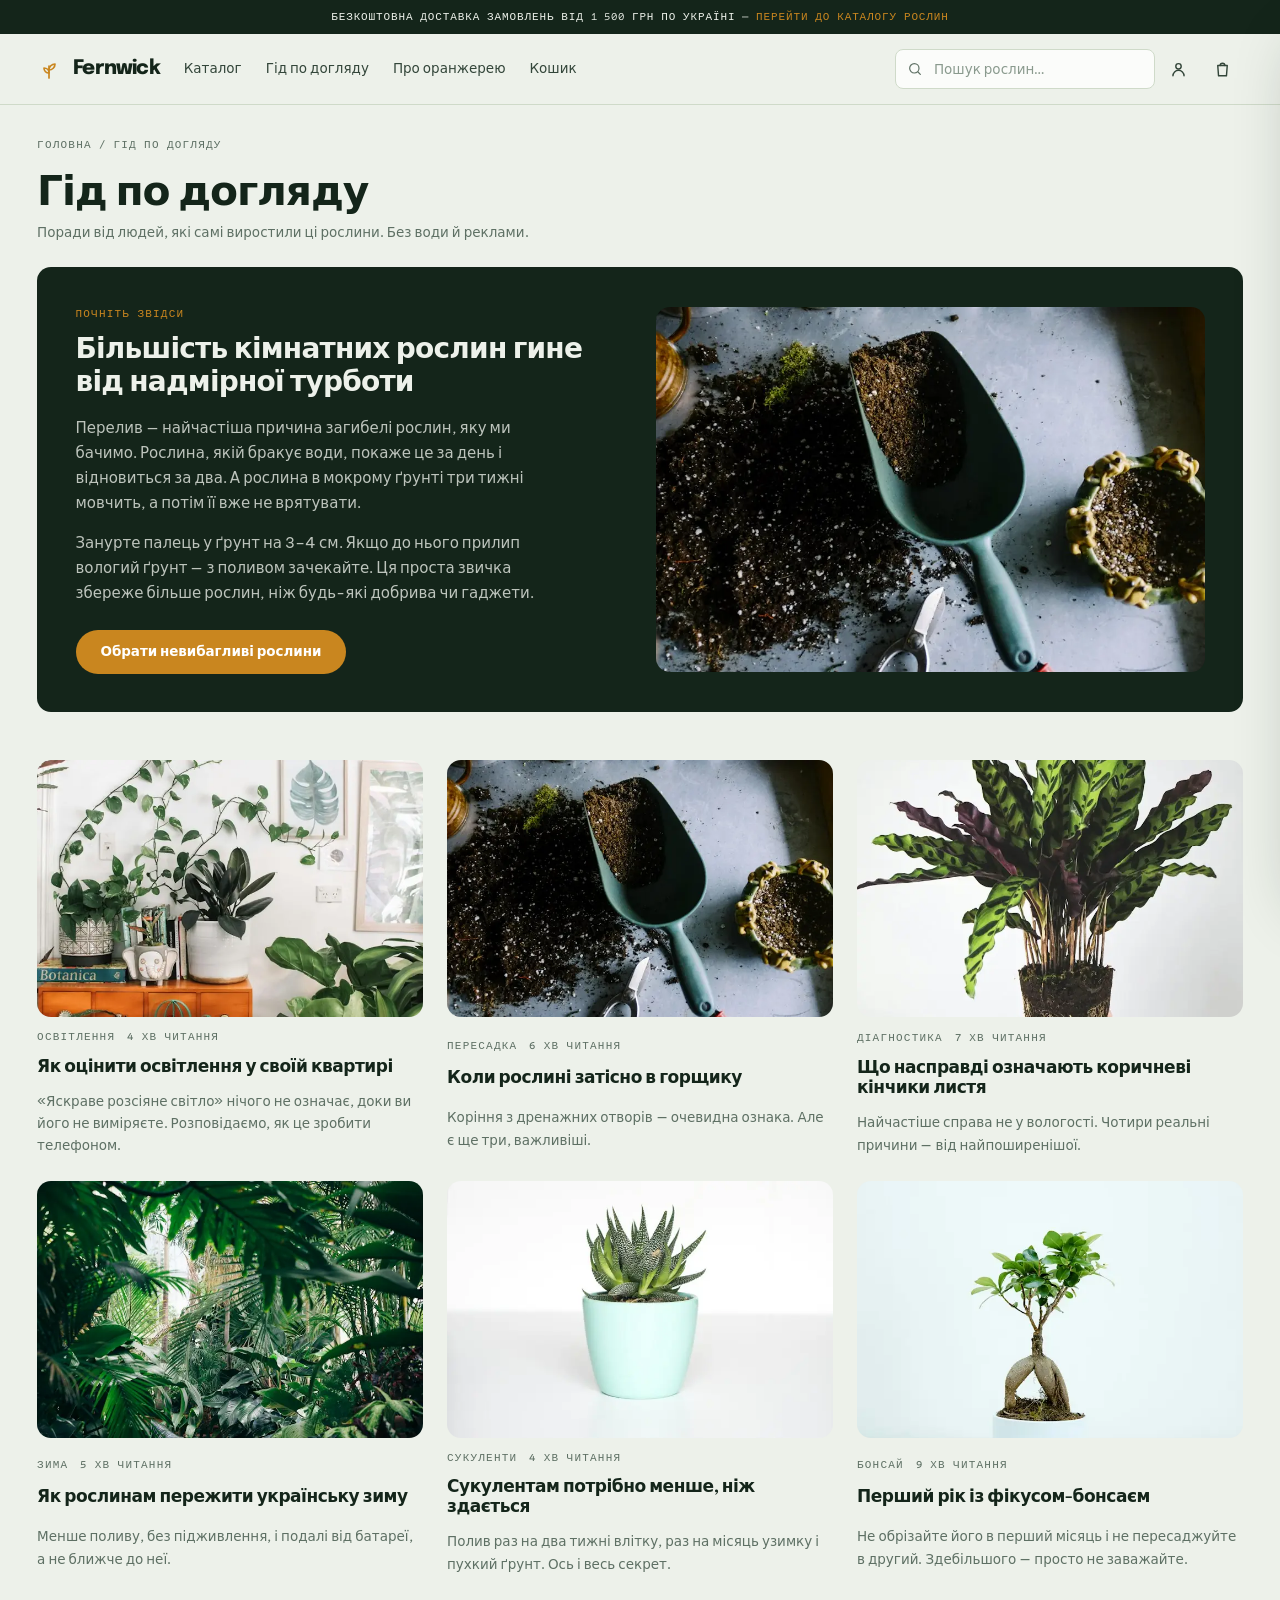
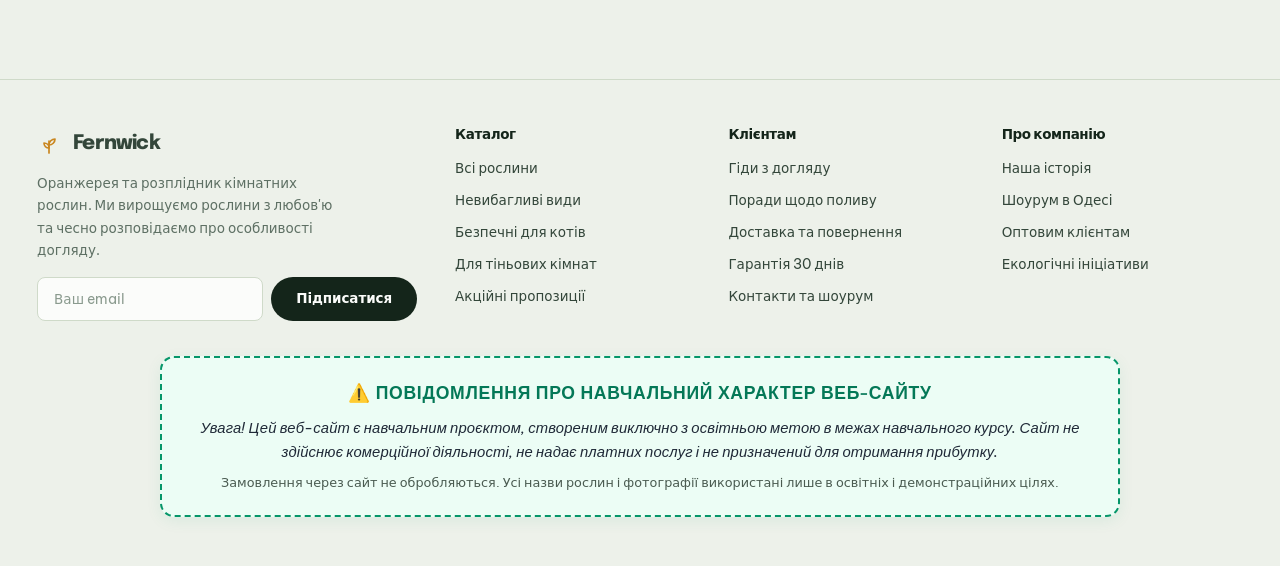
<file: fernwick/care.html>
<!DOCTYPE html>
<html lang="uk">
<head>
<!-- Google tag (gtag.js) -->
<script async src="https://www.googletagmanager.com/gtag/js?id=G-8X83M8RJTM"></script>
<script>
  window.dataLayer = window.dataLayer || [];
  function gtag(){dataLayer.push(arguments);}
  gtag('js', new Date());

  gtag('config', 'G-8X83M8RJTM');
</script>

<!-- Microsoft Clarity -->
<script type="text/javascript">
    (function(c,l,a,r,i,t,y){
        c[a]=c[a]||function(){(c[a].q=c[a].q||[]).push(arguments)};
        t=l.createElement(r);t.async=1;t.src="https://www.clarity.ms/tag/"+i;
        y=l.getElementsByTagName(r)[0];y.parentNode.insertBefore(t,y);
    })(window, document, "clarity", "script", "z7zcrze8m3");
</script>

<meta charset="utf-8" />
<meta name="viewport" content="width=device-width, initial-scale=1" />
<title>Гід по догляду — Fernwick Україна</title>
<meta name="description" content="Поради біологів з поливу, пересадки та освітлення кімнатних рослин — Fernwick Україна." />

<link rel="preconnect" href="https://fonts.googleapis.com" />
<link rel="preconnect" href="https://fonts.gstatic.com" crossorigin />
<link href="https://fonts.googleapis.com/css2?family=Epilogue:wght@500;600;700;800&family=Be+Vietnam+Pro:wght@400;500;600;700&family=Sometype+Mono:wght@400;500&display=swap" rel="stylesheet" />
<link rel="dns-prefetch" href="https://www.clarity.ms" />

<link rel="stylesheet" href="assets/css/tokens.css" />
<link rel="stylesheet" href="assets/css/shop.css" />
</head>
<body>

<div class="announce">
  <p>Безкоштовна доставка замовлень від 1 500 грн по Україні — <a href="shop.html">перейти до каталогу рослин</a></p>
</div>

<header class="masthead">
  <div class="wrap masthead__inner">
    <a class="brand" href="index.html" aria-label="Fernwick Україна — на головну">
      <svg viewBox="0 0 24 24" fill="none" stroke="currentColor" stroke-width="1.7" stroke-linecap="round" stroke-linejoin="round" aria-hidden="true">
        <path d="M12 21V9" />
        <path d="M12 13c0-3.3 2.7-6 6-6 0 3.3-2.7 6-6 6Z" />
        <path d="M12 16c0-2.8-2.2-5-5-5 0 2.8 2.2 5 5 5Z" />
      </svg>
      <span class="brand__word">Fernwick</span>
    </a>

    <nav class="shopnav" aria-label="Головне меню" data-open="false">
      <a href="shop.html">Каталог</a>
      <a href="care.html">Гід по догляду</a>
      <a href="about.html">Про оранжерею</a>
      <a href="cart.html">Кошик</a>
    </nav>

    <div class="masthead__tools">
      <label class="searchbox">
        <span class="sr-only">Пошук рослин</span>
        <svg viewBox="0 0 24 24" fill="none" stroke="currentColor" stroke-width="1.8" stroke-linecap="round" aria-hidden="true"><circle cx="11" cy="11" r="7"/><path d="m20 20-3.5-3.5"/></svg>
        <input class="input" type="search" placeholder="Пошук рослин…" />
      </label>

      <button class="btn btn--icon" type="button" data-toast="Особистий кабінет працює в демонстраційному режимі" aria-label="Особистий кабінет">
        <svg viewBox="0 0 24 24" fill="none" stroke="currentColor" stroke-width="1.8" stroke-linecap="round" stroke-linejoin="round" aria-hidden="true"><circle cx="12" cy="8" r="3.4"/><path d="M5 20a7 7 0 0 1 14 0"/></svg>
      </button>

      <button class="btn btn--icon" type="button" data-action="open-drawer" aria-label="Відкрити кошик">
        <svg viewBox="0 0 24 24" fill="none" stroke="currentColor" stroke-width="1.8" stroke-linecap="round" stroke-linejoin="round" aria-hidden="true"><path d="M6 7h12l-1 13H7L6 7Z"/><path d="M9 7a3 3 0 0 1 6 0"/></svg>
        <span class="cartbtn__count" data-cart-count hidden>0</span>
      </button>

      <button class="btn btn--icon burger" type="button" aria-expanded="false" aria-label="Меню">
        <svg viewBox="0 0 24 24" fill="none" stroke="currentColor" stroke-width="1.8" stroke-linecap="round" aria-hidden="true"><path d="M4 7h16M4 12h16M4 17h16"/></svg>
      </button>
    </div>
  </div>
</header>

<main class="wrap section--tight">
  <nav class="label" aria-label="Навігація" style="margin-bottom:var(--s-4)">
    <a href="index.html">Головна</a> / <span>Гід по догляду</span>
  </nav>

  <div class="sechead">
    <div>
      <h1>Гід по догляду</h1>
      <p class="lede">Поради від людей, які самі виростили ці рослини. Без води й реклами.</p>
    </div>
  </div>

  <article class="band" data-reveal style="margin-bottom:var(--s-7)">
    <div class="grid grid--2" style="align-items:center;gap:var(--s-6)">
      <div>
        <p class="label">Почніть звідси</p>
        <h2 style="margin:var(--s-3) 0 var(--s-4)">Більшість кімнатних рослин гине від надмірної турботи</h2>
        <p style="margin-bottom:var(--s-4);max-width:48ch">
          Перелив — найчастіша причина загибелі рослин, яку ми бачимо. Рослина, якій бракує води, покаже це за день і відновиться за два. А рослина в мокрому ґрунті три тижні мовчить, а потім її вже не врятувати.
        </p>
        <p style="margin-bottom:var(--s-5);max-width:48ch">
          Занурте палець у ґрунт на 3–4 см. Якщо до нього прилип вологий ґрунт — з поливом зачекайте. Ця проста звичка збереже більше рослин, ніж будь-які добрива чи гаджети.
        </p>
        <a class="btn btn--ochre" href="shop.html">Обрати невибагливі рослини</a>
      </div>
      <img src="assets/img/photo-1416879595882-3373a0480b5b-900.webp"
           alt="Совок із ґрунтом для пересадки на робочому столі" width="900" height="600"
           style="width:100%;aspect-ratio:3/2;object-fit:cover;border-radius:var(--r-lg)" loading="lazy" decoding="async" />
    </div>
  </article>

  <div class="grid grid--3">
    <a class="guide" href="care.html" data-reveal>
      <img src="assets/img/photo-1521334884684-d80222895322-700.webp" alt="Кімнатні рослини на полиці біля вікна" width="700" height="467" loading="lazy" decoding="async" />
      <div class="guide__meta"><span class="label">Освітлення</span><span class="label">4 хв читання</span></div>
      <h3>Як оцінити освітлення у своїй квартирі</h3>
      <p class="muted" style="font-size:var(--text-sm)">«Яскраве розсіяне світло» нічого не означає, доки ви його не виміряєте. Розповідаємо, як це зробити телефоном.</p>
    </a>
    <a class="guide" href="care.html" data-reveal style="--delay:80ms">
      <img src="assets/img/photo-1416879595882-3373a0480b5b-700.webp" alt="Ґрунт і совок для пересадки" width="700" height="467" loading="lazy" decoding="async" />
      <div class="guide__meta"><span class="label">Пересадка</span><span class="label">6 хв читання</span></div>
      <h3>Коли рослині затісно в горщику</h3>
      <p class="muted" style="font-size:var(--text-sm)">Коріння з дренажних отворів — очевидна ознака. Але є ще три, важливіші.</p>
    </a>
    <a class="guide" href="care.html" data-reveal style="--delay:160ms">
      <img src="assets/img/photo-1602923668104-8f9e03e77e62-700.webp" alt="Візерункове листя калатеї" width="700" height="467" loading="lazy" decoding="async" />
      <div class="guide__meta"><span class="label">Діагностика</span><span class="label">7 хв читання</span></div>
      <h3>Що насправді означають коричневі кінчики листя</h3>
      <p class="muted" style="font-size:var(--text-sm)">Найчастіше справа не у вологості. Чотири реальні причини — від найпоширенішої.</p>
    </a>
    <a class="guide" href="care.html" data-reveal>
      <img src="assets/img/photo-1470058869958-2a77ade41c02-700.webp" alt="Густі насадження в оранжереї" width="700" height="467" loading="lazy" decoding="async" />
      <div class="guide__meta"><span class="label">Зима</span><span class="label">5 хв читання</span></div>
      <h3>Як рослинам пережити українську зиму</h3>
      <p class="muted" style="font-size:var(--text-sm)">Менше поливу, без підживлення, і подалі від батареї, а не ближче до неї.</p>
    </a>
    <a class="guide" href="care.html" data-reveal style="--delay:80ms">
      <img src="assets/img/photo-1485955900006-10f4d324d411-700.webp" alt="Маленький сукулент у світлому горщику" width="700" height="467" loading="lazy" decoding="async" />
      <div class="guide__meta"><span class="label">Сукуленти</span><span class="label">4 хв читання</span></div>
      <h3>Сукулентам потрібно менше, ніж здається</h3>
      <p class="muted" style="font-size:var(--text-sm)">Полив раз на два тижні влітку, раз на місяць узимку і пухкий ґрунт. Ось і весь секрет.</p>
    </a>
    <a class="guide" href="care.html" data-reveal style="--delay:160ms">
      <img src="assets/img/photo-1512428813834-c702c7702b78-700.webp" alt="Фікус-бонсай гінсенг" width="700" height="467" loading="lazy" decoding="async" />
      <div class="guide__meta"><span class="label">Бонсай</span><span class="label">9 хв читання</span></div>
      <h3>Перший рік із фікусом-бонсаєм</h3>
      <p class="muted" style="font-size:var(--text-sm)">Не обрізайте його в перший місяць і не пересаджуйте в другий. Здебільшого — просто не заважайте.</p>
    </a>
  </div>
</main>

<footer class="foot">
  <div class="wrap">
    <div class="foot__grid">
      <div>
        <a class="brand" href="index.html" style="margin-bottom:var(--s-3)">
          <svg viewBox="0 0 24 24" fill="none" stroke="currentColor" stroke-width="1.7" stroke-linecap="round" stroke-linejoin="round" aria-hidden="true">
            <path d="M12 21V9" /><path d="M12 13c0-3.3 2.7-6 6-6 0 3.3-2.7 6-6 6Z" /><path d="M12 16c0-2.8-2.2-5-5-5 0 2.8 2.2 5 5 5Z" />
          </svg>
          <span class="brand__word">Fernwick</span>
        </a>
        <p class="muted" style="font-size:var(--text-sm);max-width:34ch;margin-bottom:var(--s-4)">
          Оранжерея та розплідник кімнатних рослин. Ми вирощуємо рослини з любов'ю та чесно розповідаємо про особливості догляду.
        </p>
        <form class="newsletter" data-demo-form="Дякуємо! Ви успішно підписалися на розсилку порад від біолога.">
          <label class="sr-only" for="nl">Email адреса</label>
          <input class="input" id="nl" type="email" placeholder="Ваш email" required />
          <button class="btn btn--primary" type="submit">Підписатися</button>
        </form>
      </div>

      <div>
        <h3>Каталог</h3>
        <ul>
          <li><a href="shop.html">Всі рослини</a></li>
          <li><a href="shop.html">Невибагливі види</a></li>
          <li><a href="shop.html">Безпечні для котів</a></li>
          <li><a href="shop.html">Для тіньових кімнат</a></li>
          <li><a href="shop.html">Акційні пропозиції</a></li>
        </ul>
      </div>

      <div>
        <h3>Клієнтам</h3>
        <ul>
          <li><a href="care.html">Гіди з догляду</a></li>
          <li><a href="care.html">Поради щодо поливу</a></li>
          <li><a href="about.html">Доставка та повернення</a></li>
          <li><a href="about.html">Гарантія 30 днів</a></li>
          <li><a href="about.html">Контакти та шоурум</a></li>
        </ul>
      </div>

      <div>
        <h3>Про компанію</h3>
        <ul>
          <li><a href="about.html">Наша історія</a></li>
          <li><a href="about.html">Шоурум в Одесі</a></li>
          <li><a href="about.html">Оптовим клієнтам</a></li>
          <li><a href="about.html">Екологічні ініціативи</a></li>
        </ul>
      </div>
    </div>

    <!-- Обов'язкове навчальне повідомлення за вимогами завдання -->
    <div class="educational-notice">
      <div class="educational-notice__title">⚠️ ПОВІДОМЛЕННЯ ПРО НАВЧАЛЬНИЙ ХАРАКТЕР ВЕБ-САЙТУ</div>
      <p class="educational-notice__text">Увага! Цей веб-сайт є навчальним проєктом, створеним виключно з освітньою метою в межах навчального курсу. Сайт не здійснює комерційної діяльності, не надає платних послуг і не призначений для отримання прибутку.</p>
      <p class="educational-notice__more">Замовлення через сайт не обробляються. Усі назви рослин і фотографії використані лише в освітніх і демонстраційних цілях.</p>
    </div>
</footer>

<!-- ===================== Cart drawer ===================== -->
<div class="scrim" id="drawerScrim" data-open="false" aria-hidden="true"></div>
<aside class="drawer" data-open="false" role="dialog" aria-modal="true" aria-label="Ваш кошик">
  <div class="drawer__head">
    <h2 style="font-size:var(--text-md)">Ваш кошик</h2>
    <button class="btn btn--icon" type="button" data-action="close-drawer" aria-label="Закрити кошик">
      <svg viewBox="0 0 24 24" fill="none" stroke="currentColor" stroke-width="2" stroke-linecap="round" aria-hidden="true"><path d="M18 6 6 18M6 6l12 12"/></svg>
    </button>
  </div>

  <div class="drawer__body">
    <div data-cart-empty>
      <div class="empty">
        <svg viewBox="0 0 24 24" fill="none" stroke="currentColor" stroke-width="1.6" stroke-linecap="round" stroke-linejoin="round" aria-hidden="true"><path d="M6 7h12l-1 13H7L6 7Z"/><path d="M9 7a3 3 0 0 1 6 0"/></svg>
        <h3>Ваш кошик порожній</h3>
        <p>Ви ще не обрали жодної рослини. Перегляньте каталог нашої оранжереї.</p>
        <a class="btn btn--primary btn--sm" href="shop.html">До каталогу рослин</a>
      </div>
    </div>
    <div data-cart-lines="drawer" style="display:grid;gap:var(--s-5)"></div>
  </div>

  <div class="drawer__foot" data-cart-filled hidden>
    <div class="totalrow"><span>Сума</span><span class="num" data-cart-subtotal>0 грн</span></div>
    <div class="totalrow"><span>Доставка</span><span class="num" data-cart-delivery>Безкоштовно</span></div>
    <div class="totalrow totalrow--grand"><span>Загалом</span><span class="num" data-cart-total>0 грн</span></div>
    <a class="btn btn--primary btn--block" href="cart.html">Переглянути кошик</a>
    <a class="btn btn--ghost btn--block" href="cart.html#order" data-checkout-link>Оформити замовлення</a>
  </div>
</aside>

<div class="toasts" aria-live="polite"></div>

<script src="assets/js/main.js" defer></script>
</body>
</html>
</file>
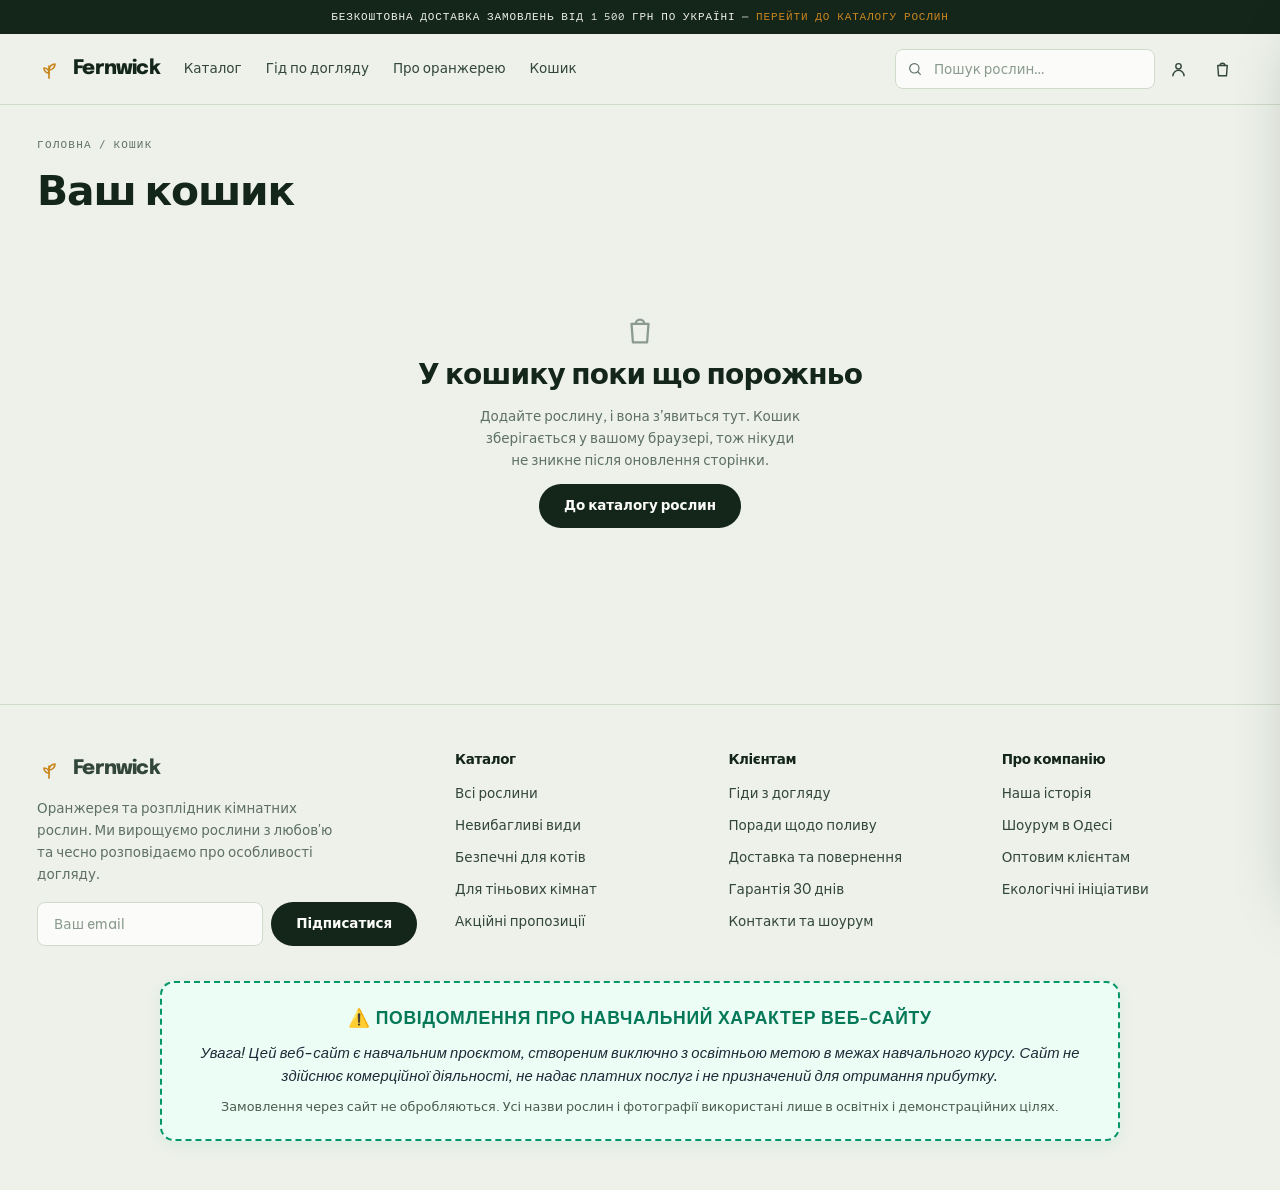
<file: fernwick/cart.html>
<!DOCTYPE html>
<html lang="uk">
<head>
<!-- Google tag (gtag.js) -->
<script async src="https://www.googletagmanager.com/gtag/js?id=G-8X83M8RJTM"></script>
<script>
  window.dataLayer = window.dataLayer || [];
  function gtag(){dataLayer.push(arguments);}
  gtag('js', new Date());

  gtag('config', 'G-8X83M8RJTM');
</script>

<!-- Microsoft Clarity -->
<script type="text/javascript">
    (function(c,l,a,r,i,t,y){
        c[a]=c[a]||function(){(c[a].q=c[a].q||[]).push(arguments)};
        t=l.createElement(r);t.async=1;t.src="https://www.clarity.ms/tag/"+i;
        y=l.getElementsByTagName(r)[0];y.parentNode.insertBefore(t,y);
    })(window, document, "clarity", "script", "z7zcrze8m3");
</script>

<meta charset="utf-8" />
<meta name="viewport" content="width=device-width, initial-scale=1" />
<title>Кошик замовлень — Fernwick Україна</title>
<meta name="description" content="Сторінка кошика замовлень інтернет-магазину Fernwick. Оформлення замовлення рослин з доставкою по Україні." />

<link rel="preconnect" href="https://fonts.googleapis.com" />
<link rel="preconnect" href="https://fonts.gstatic.com" crossorigin />
<link href="https://fonts.googleapis.com/css2?family=Epilogue:wght@500;600;700;800&family=Be+Vietnam+Pro:wght@400;500;600;700&family=Sometype+Mono:wght@400;500&display=swap" rel="stylesheet" />
<link rel="dns-prefetch" href="https://www.clarity.ms" />

<link rel="stylesheet" href="assets/css/tokens.css" />
<link rel="stylesheet" href="assets/css/shop.css" />
</head>
<body>

<div class="announce">
  <p>Безкоштовна доставка замовлень від 1 500 грн по Україні — <a href="shop.html">перейти до каталогу рослин</a></p>
</div>

<header class="masthead">
  <div class="wrap masthead__inner">
    <a class="brand" href="index.html" aria-label="Fernwick Україна — на головну">
      <svg viewBox="0 0 24 24" fill="none" stroke="currentColor" stroke-width="1.7" stroke-linecap="round" stroke-linejoin="round" aria-hidden="true">
        <path d="M12 21V9" />
        <path d="M12 13c0-3.3 2.7-6 6-6 0 3.3-2.7 6-6 6Z" />
        <path d="M12 16c0-2.8-2.2-5-5-5 0 2.8 2.2 5 5 5Z" />
      </svg>
      <span class="brand__word">Fernwick</span>
    </a>

    <nav class="shopnav" aria-label="Головне меню" data-open="false">
      <a href="shop.html">Каталог</a>
      <a href="care.html">Гід по догляду</a>
      <a href="about.html">Про оранжерею</a>
      <a href="cart.html">Кошик</a>
    </nav>

    <div class="masthead__tools">
      <label class="searchbox">
        <span class="sr-only">Пошук рослин</span>
        <svg viewBox="0 0 24 24" fill="none" stroke="currentColor" stroke-width="1.8" stroke-linecap="round" aria-hidden="true"><circle cx="11" cy="11" r="7"/><path d="m20 20-3.5-3.5"/></svg>
        <input class="input" type="search" placeholder="Пошук рослин…" />
      </label>

      <button class="btn btn--icon" type="button" data-toast="Особистий кабінет працює в демонстраційному режимі" aria-label="Особистий кабінет">
        <svg viewBox="0 0 24 24" fill="none" stroke="currentColor" stroke-width="1.8" stroke-linecap="round" stroke-linejoin="round" aria-hidden="true"><circle cx="12" cy="8" r="3.4"/><path d="M5 20a7 7 0 0 1 14 0"/></svg>
      </button>

      <button class="btn btn--icon" type="button" data-action="open-drawer" aria-label="Відкрити кошик">
        <svg viewBox="0 0 24 24" fill="none" stroke="currentColor" stroke-width="1.8" stroke-linecap="round" stroke-linejoin="round" aria-hidden="true"><path d="M6 7h12l-1 13H7L6 7Z"/><path d="M9 7a3 3 0 0 1 6 0"/></svg>
        <span class="cartbtn__count" data-cart-count hidden>0</span>
      </button>

      <button class="btn btn--icon burger" type="button" aria-expanded="false" aria-label="Меню">
        <svg viewBox="0 0 24 24" fill="none" stroke="currentColor" stroke-width="1.8" stroke-linecap="round" aria-hidden="true"><path d="M4 7h16M4 12h16M4 17h16"/></svg>
      </button>
    </div>
  </div>
</header>

<main class="wrap section--tight">
  <nav class="label" aria-label="Навігація" style="margin-bottom:var(--s-4)">
    <a href="index.html">Головна</a> / <span>Кошик</span>
  </nav>

  <div class="sechead"><div><h1>Ваш кошик</h1></div></div>

  <div data-cart-empty>
    <div class="empty">
      <svg viewBox="0 0 24 24" fill="none" stroke="currentColor" stroke-width="1.6" stroke-linecap="round" stroke-linejoin="round" aria-hidden="true"><path d="M6 7h12l-1 13H7L6 7Z"/><path d="M9 7a3 3 0 0 1 6 0"/></svg>
      <h2>У кошику поки що порожньо</h2>
      <p>Додайте рослину, і вона з’явиться тут. Кошик зберігається у вашому браузері, тож нікуди не зникне після оновлення сторінки.</p>
      <a class="btn btn--primary" href="shop.html">До каталогу рослин</a>
    </div>
  </div>

  <div data-cart-filled hidden>
    <div class="grid" style="grid-template-columns:minmax(0,1.7fr) minmax(0,1fr);gap:var(--s-6);align-items:start">
      <div>
        <div data-cart-lines="page" style="display:grid;gap:var(--s-5)"></div>
        <div style="margin-top:var(--s-5);padding-top:var(--s-5);border-top:1px solid var(--hairline)">
          <a class="tlink" href="shop.html">← Продовжити покупки</a>
        </div>
      </div>

      <aside style="background:var(--paper);border:1px solid var(--hairline);border-radius:var(--r-lg);padding:var(--s-5);display:grid;gap:var(--s-3);position:sticky;top:90px">
        <h2 style="font-size:var(--text-md)">Ваше замовлення</h2>
        <div class="totalrow"><span>Сума</span><span class="num" data-cart-subtotal>0 грн</span></div>
        <div class="totalrow"><span>Доставка</span><span class="num" data-cart-delivery>Безкоштовно</span></div>
        <p class="label">Безкоштовно від 1 500 грн — відправка з вівторка по п’ятницю</p>
        <div class="totalrow totalrow--grand"><span>Загалом</span><span class="num" data-cart-total>0 грн</span></div>

        <form class="newsletter" style="margin-top:var(--s-2)" data-demo-form="Промокоди працюють у демонстраційному режимі">
          <label class="sr-only" for="promo">Промокод</label>
          <input class="input" id="promo" type="text" placeholder="Промокод" />
          <button class="btn btn--ghost" type="submit">Застосувати</button>
        </form>

        <button class="btn btn--primary btn--block" type="button" data-checkout>
          Оформити замовлення
        </button>
        <form class="orderform" id="order" data-order-form hidden>
          <h3>Дані для замовлення</h3>
          <div class="field"><label for="o-name">Ім’я та прізвище</label><input class="input" id="o-name" name="name" type="text" required placeholder="Олена Коваленко" /></div>
          <div class="field"><label for="o-phone">Телефон</label><input class="input" id="o-phone" name="phone" type="tel" required placeholder="+380 67 000 00 00" /></div>
          <div class="field"><label for="o-city">Місто та відділення Нової Пошти</label><input class="input" id="o-city" name="city" type="text" placeholder="Одеса, відділення №1" /></div>
          <button class="btn btn--ochre btn--block" type="submit">Підтвердити замовлення</button>
        </form>
        <p class="label" style="text-align:center">Оплата на сайті не здійснюється — це навчальний проєкт</p>
      </aside>
    </div>
  </div>
</main>

<footer class="foot">
  <div class="wrap">
    <div class="foot__grid">
      <div>
        <a class="brand" href="index.html" style="margin-bottom:var(--s-3)">
          <svg viewBox="0 0 24 24" fill="none" stroke="currentColor" stroke-width="1.7" stroke-linecap="round" stroke-linejoin="round" aria-hidden="true">
            <path d="M12 21V9" /><path d="M12 13c0-3.3 2.7-6 6-6 0 3.3-2.7 6-6 6Z" /><path d="M12 16c0-2.8-2.2-5-5-5 0 2.8 2.2 5 5 5Z" />
          </svg>
          <span class="brand__word">Fernwick</span>
        </a>
        <p class="muted" style="font-size:var(--text-sm);max-width:34ch;margin-bottom:var(--s-4)">
          Оранжерея та розплідник кімнатних рослин. Ми вирощуємо рослини з любов'ю та чесно розповідаємо про особливості догляду.
        </p>
        <form class="newsletter" data-demo-form="Дякуємо! Ви успішно підписалися на розсилку порад від біолога.">
          <label class="sr-only" for="nl">Email адреса</label>
          <input class="input" id="nl" type="email" placeholder="Ваш email" required />
          <button class="btn btn--primary" type="submit">Підписатися</button>
        </form>
      </div>

      <div>
        <h3>Каталог</h3>
        <ul>
          <li><a href="shop.html">Всі рослини</a></li>
          <li><a href="shop.html">Невибагливі види</a></li>
          <li><a href="shop.html">Безпечні для котів</a></li>
          <li><a href="shop.html">Для тіньових кімнат</a></li>
          <li><a href="shop.html">Акційні пропозиції</a></li>
        </ul>
      </div>

      <div>
        <h3>Клієнтам</h3>
        <ul>
          <li><a href="care.html">Гіди з догляду</a></li>
          <li><a href="care.html">Поради щодо поливу</a></li>
          <li><a href="about.html">Доставка та повернення</a></li>
          <li><a href="about.html">Гарантія 30 днів</a></li>
          <li><a href="about.html">Контакти та шоурум</a></li>
        </ul>
      </div>

      <div>
        <h3>Про компанію</h3>
        <ul>
          <li><a href="about.html">Наша історія</a></li>
          <li><a href="about.html">Шоурум в Одесі</a></li>
          <li><a href="about.html">Оптовим клієнтам</a></li>
          <li><a href="about.html">Екологічні ініціативи</a></li>
        </ul>
      </div>
    </div>

    <!-- Обов'язкове навчальне повідомлення за вимогами завдання -->
    <div class="educational-notice">
      <div class="educational-notice__title">⚠️ ПОВІДОМЛЕННЯ ПРО НАВЧАЛЬНИЙ ХАРАКТЕР ВЕБ-САЙТУ</div>
      <p class="educational-notice__text">Увага! Цей веб-сайт є навчальним проєктом, створеним виключно з освітньою метою в межах навчального курсу. Сайт не здійснює комерційної діяльності, не надає платних послуг і не призначений для отримання прибутку.</p>
      <p class="educational-notice__more">Замовлення через сайт не обробляються. Усі назви рослин і фотографії використані лише в освітніх і демонстраційних цілях.</p>
    </div>
</footer>

<!-- ===================== Cart drawer ===================== -->
<div class="scrim" id="drawerScrim" data-open="false" aria-hidden="true"></div>
<aside class="drawer" data-open="false" role="dialog" aria-modal="true" aria-label="Ваш кошик">
  <div class="drawer__head">
    <h2 style="font-size:var(--text-md)">Ваш кошик</h2>
    <button class="btn btn--icon" type="button" data-action="close-drawer" aria-label="Закрити кошик">
      <svg viewBox="0 0 24 24" fill="none" stroke="currentColor" stroke-width="2" stroke-linecap="round" aria-hidden="true"><path d="M18 6 6 18M6 6l12 12"/></svg>
    </button>
  </div>

  <div class="drawer__body">
    <div data-cart-empty>
      <div class="empty">
        <svg viewBox="0 0 24 24" fill="none" stroke="currentColor" stroke-width="1.6" stroke-linecap="round" stroke-linejoin="round" aria-hidden="true"><path d="M6 7h12l-1 13H7L6 7Z"/><path d="M9 7a3 3 0 0 1 6 0"/></svg>
        <h3>Ваш кошик порожній</h3>
        <p>Ви ще не обрали жодної рослини. Перегляньте каталог нашої оранжереї.</p>
        <a class="btn btn--primary btn--sm" href="shop.html">До каталогу рослин</a>
      </div>
    </div>
    <div data-cart-lines="drawer" style="display:grid;gap:var(--s-5)"></div>
  </div>

  <div class="drawer__foot" data-cart-filled hidden>
    <div class="totalrow"><span>Сума</span><span class="num" data-cart-subtotal>0 грн</span></div>
    <div class="totalrow"><span>Доставка</span><span class="num" data-cart-delivery>Безкоштовно</span></div>
    <div class="totalrow totalrow--grand"><span>Загалом</span><span class="num" data-cart-total>0 грн</span></div>
    <a class="btn btn--primary btn--block" href="cart.html">Переглянути кошик</a>
    <a class="btn btn--ghost btn--block" href="cart.html#order" data-checkout-link>Оформити замовлення</a>
  </div>
</aside>

<div class="toasts" aria-live="polite"></div>

<script src="assets/js/main.js" defer></script>
</body>
</html>
</file>
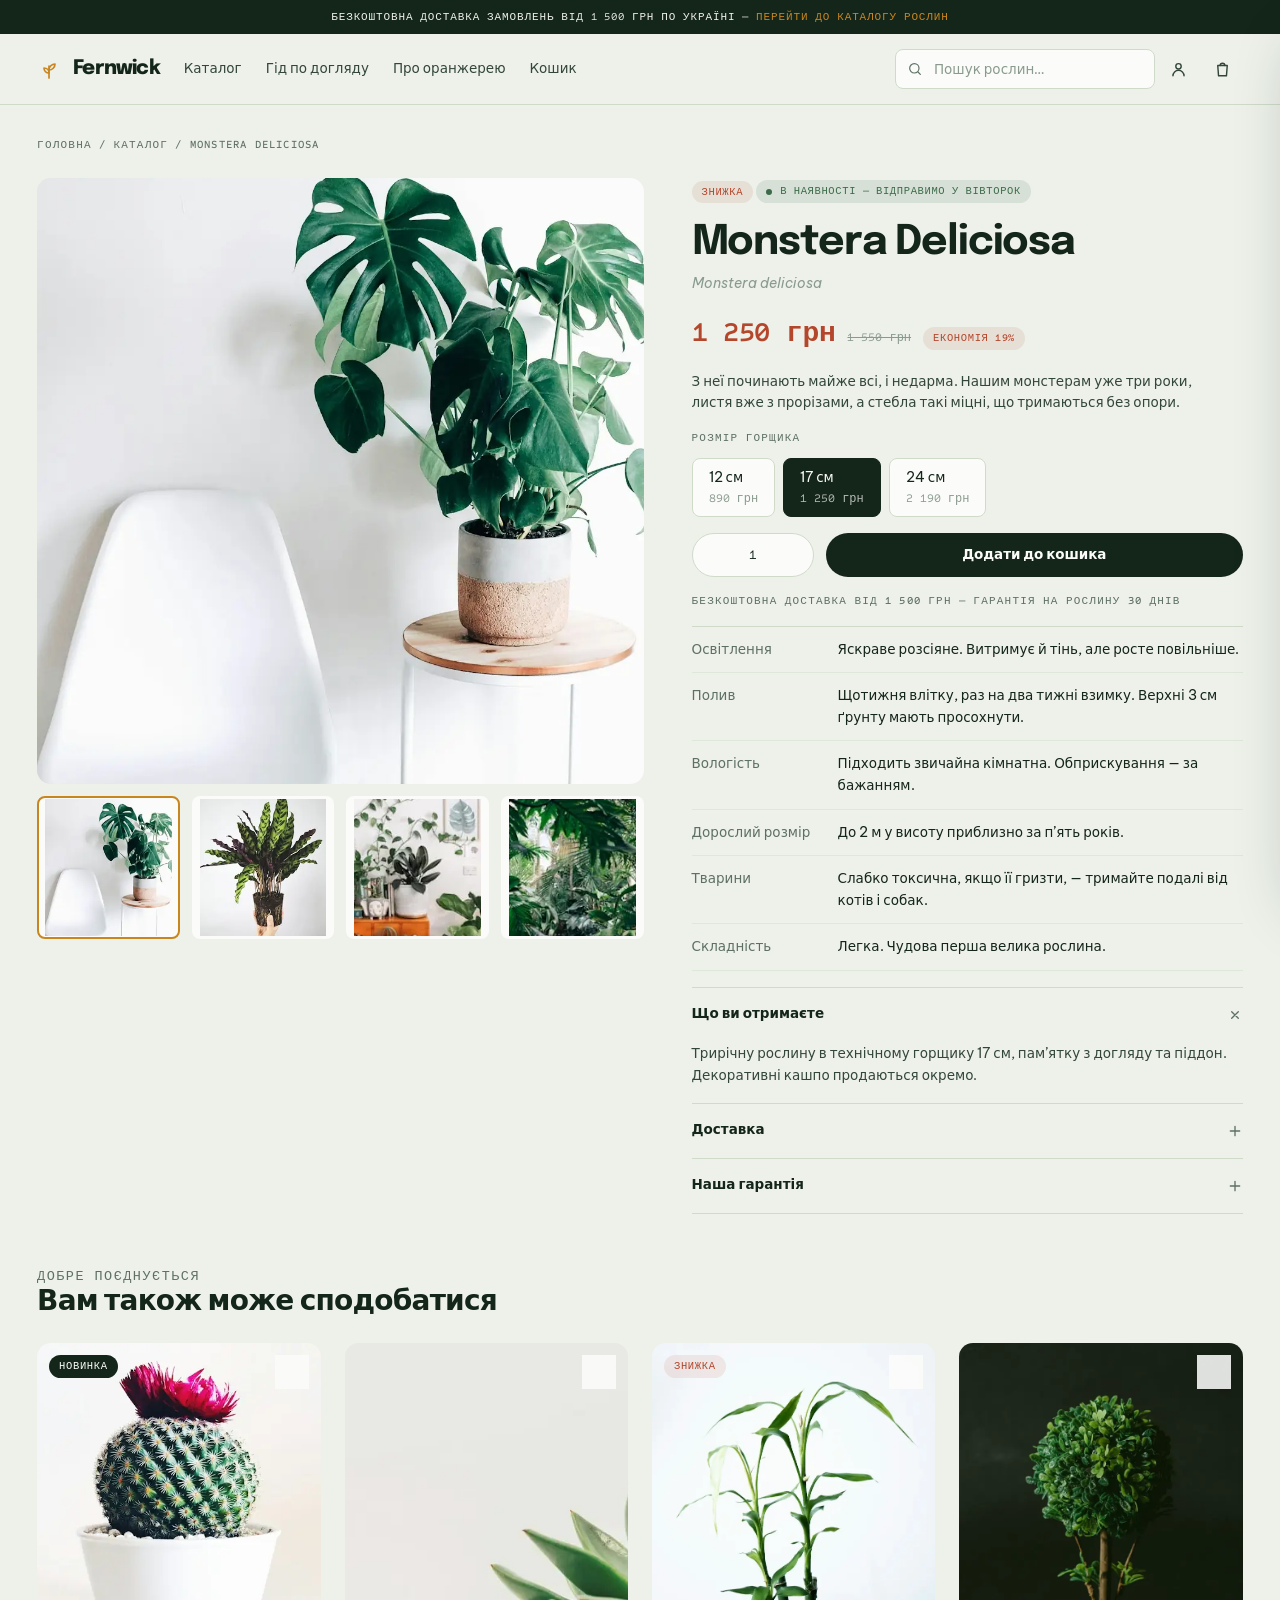
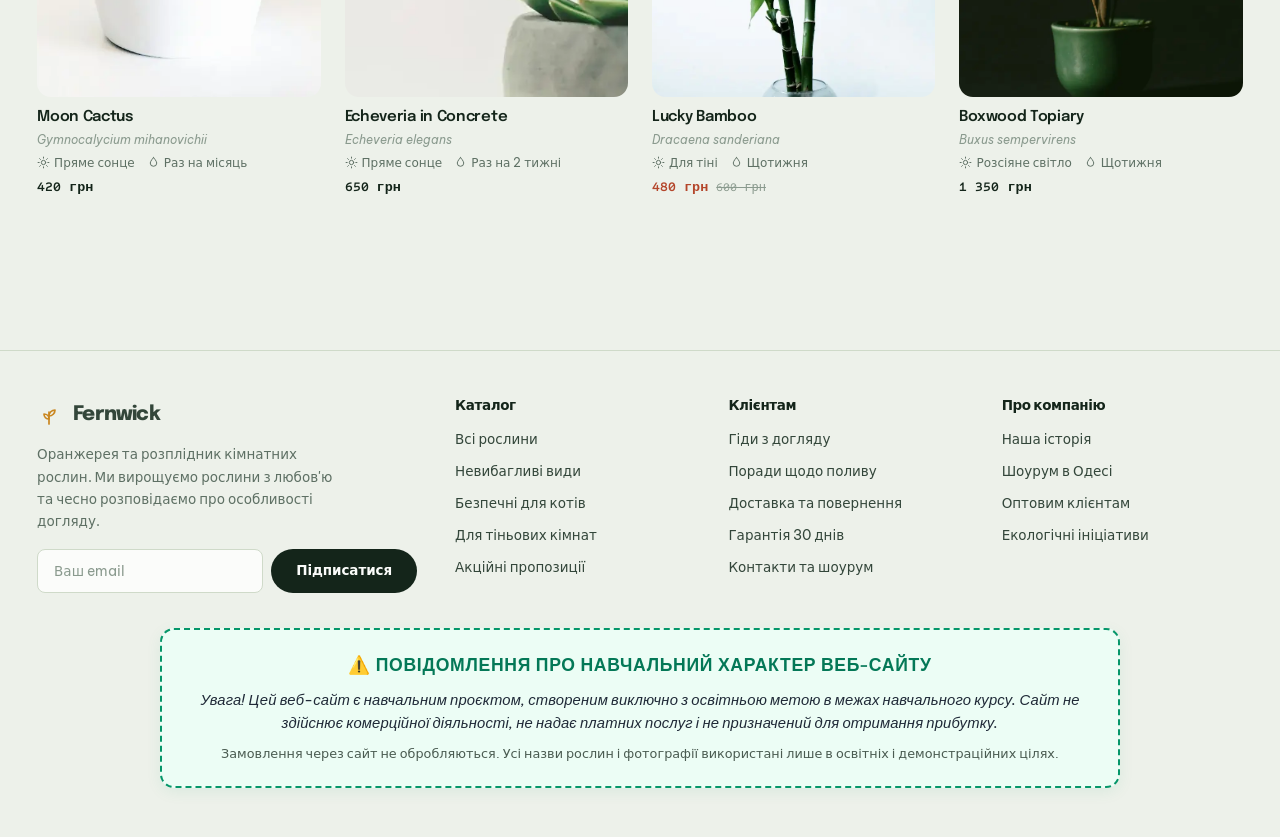
<file: fernwick/product.html>
<!DOCTYPE html>
<html lang="uk">
<head>
<!-- Google tag (gtag.js) -->
<script async src="https://www.googletagmanager.com/gtag/js?id=G-8X83M8RJTM"></script>
<script>
  window.dataLayer = window.dataLayer || [];
  function gtag(){dataLayer.push(arguments);}
  gtag('js', new Date());

  gtag('config', 'G-8X83M8RJTM');
</script>

<!-- Microsoft Clarity -->
<script type="text/javascript">
    (function(c,l,a,r,i,t,y){
        c[a]=c[a]||function(){(c[a].q=c[a].q||[]).push(arguments)};
        t=l.createElement(r);t.async=1;t.src="https://www.clarity.ms/tag/"+i;
        y=l.getElementsByTagName(r)[0];y.parentNode.insertBefore(t,y);
    })(window, document, "clarity", "script", "z7zcrze8m3");
</script>

<meta charset="utf-8" />
<meta name="viewport" content="width=device-width, initial-scale=1" />
<title>Monstera Deliciosa — Fernwick Україна</title>
<meta name="description" content="Картка товару Monstera Deliciosa — кімнатна рослина у горщику. Характеристики, вимоги до освітлення та поливу. Доставка по Україні." />

<link rel="preconnect" href="https://fonts.googleapis.com" />
<link rel="preconnect" href="https://fonts.gstatic.com" crossorigin />
<link href="https://fonts.googleapis.com/css2?family=Epilogue:wght@500;600;700;800&family=Be+Vietnam+Pro:wght@400;500;600;700&family=Sometype+Mono:wght@400;500&display=swap" rel="stylesheet" />
<link rel="dns-prefetch" href="https://www.clarity.ms" />

<link rel="stylesheet" href="assets/css/tokens.css" />
<link rel="stylesheet" href="assets/css/shop.css" />
</head>
<body>

<div class="announce">
  <p>Безкоштовна доставка замовлень від 1 500 грн по Україні — <a href="shop.html">перейти до каталогу рослин</a></p>
</div>

<header class="masthead">
  <div class="wrap masthead__inner">
    <a class="brand" href="index.html" aria-label="Fernwick Україна — на головну">
      <svg viewBox="0 0 24 24" fill="none" stroke="currentColor" stroke-width="1.7" stroke-linecap="round" stroke-linejoin="round" aria-hidden="true">
        <path d="M12 21V9" />
        <path d="M12 13c0-3.3 2.7-6 6-6 0 3.3-2.7 6-6 6Z" />
        <path d="M12 16c0-2.8-2.2-5-5-5 0 2.8 2.2 5 5 5Z" />
      </svg>
      <span class="brand__word">Fernwick</span>
    </a>

    <nav class="shopnav" aria-label="Головне меню" data-open="false">
      <a href="shop.html">Каталог</a>
      <a href="care.html">Гід по догляду</a>
      <a href="about.html">Про оранжерею</a>
      <a href="cart.html">Кошик</a>
    </nav>

    <div class="masthead__tools">
      <label class="searchbox">
        <span class="sr-only">Пошук рослин</span>
        <svg viewBox="0 0 24 24" fill="none" stroke="currentColor" stroke-width="1.8" stroke-linecap="round" aria-hidden="true"><circle cx="11" cy="11" r="7"/><path d="m20 20-3.5-3.5"/></svg>
        <input class="input" type="search" placeholder="Пошук рослин…" />
      </label>

      <button class="btn btn--icon" type="button" data-toast="Особистий кабінет працює в демонстраційному режимі" aria-label="Особистий кабінет">
        <svg viewBox="0 0 24 24" fill="none" stroke="currentColor" stroke-width="1.8" stroke-linecap="round" stroke-linejoin="round" aria-hidden="true"><circle cx="12" cy="8" r="3.4"/><path d="M5 20a7 7 0 0 1 14 0"/></svg>
      </button>

      <button class="btn btn--icon" type="button" data-action="open-drawer" aria-label="Відкрити кошик">
        <svg viewBox="0 0 24 24" fill="none" stroke="currentColor" stroke-width="1.8" stroke-linecap="round" stroke-linejoin="round" aria-hidden="true"><path d="M6 7h12l-1 13H7L6 7Z"/><path d="M9 7a3 3 0 0 1 6 0"/></svg>
        <span class="cartbtn__count" data-cart-count hidden>0</span>
      </button>

      <button class="btn btn--icon burger" type="button" aria-expanded="false" aria-label="Меню">
        <svg viewBox="0 0 24 24" fill="none" stroke="currentColor" stroke-width="1.8" stroke-linecap="round" aria-hidden="true"><path d="M4 7h16M4 12h16M4 17h16"/></svg>
      </button>
    </div>
  </div>
</header>

<main class="wrap section--tight" data-product>
  <nav class="label" aria-label="Навігація" style="margin-bottom:var(--s-5)">
    <a href="index.html">Головна</a> / <a href="shop.html">Каталог</a> / <span>Monstera Deliciosa</span>
  </nav>

  <div class="pdp">
    <div class="gallery">
      <div class="gallery__main">
        <img data-gallery-main src="assets/img/photo-1545241047-6083a3684587-1000.webp"
             alt="Монстера в світлому керамічному горщику" width="1000" height="1000" fetchpriority="high" decoding="async" />
      </div>
      <div class="gallery__thumbs">
        <button class="gallery__thumb" type="button" aria-current="true" aria-label="Головне фото"
                data-gallery-thumb="assets/img/photo-1545241047-6083a3684587-1000.webp" data-alt="Монстера в світлому керамічному горщику">
          <img src="assets/img/photo-1545241047-6083a3684587-240.webp" alt="" width="240" height="240" loading="lazy" />
        </button>
        <button class="gallery__thumb" type="button" aria-current="false" aria-label="Листя крупним планом"
                data-gallery-thumb="assets/img/photo-1602923668104-8f9e03e77e62-1000.webp" data-alt="Візерункове листя крупним планом">
          <img src="assets/img/photo-1602923668104-8f9e03e77e62-240.webp" alt="" width="240" height="240" loading="lazy" />
        </button>
        <button class="gallery__thumb" type="button" aria-current="false" aria-label="Рослина в інтер’єрі"
                data-gallery-thumb="assets/img/photo-1521334884684-d80222895322-1000.webp" data-alt="Рослина на полиці біля вікна">
          <img src="assets/img/photo-1521334884684-d80222895322-240.webp" alt="" width="240" height="240" loading="lazy" />
        </button>
        <button class="gallery__thumb" type="button" aria-current="false" aria-label="Наша оранжерея"
                data-gallery-thumb="assets/img/photo-1470058869958-2a77ade41c02-1000.webp" data-alt="Оранжерея, де виросла рослина">
          <img src="assets/img/photo-1470058869958-2a77ade41c02-240.webp" alt="" width="240" height="240" loading="lazy" />
        </button>
      </div>
    </div>

    <div class="pdp__info">
      <div>
        <span class="badge badge--sale">Знижка</span>
        <span class="badge badge--stock"><span class="dot"></span>В наявності — відправимо у вівторок</span>
      </div>

      <div>
        <h1>Monstera Deliciosa</h1>
        <p class="product__latin" style="font-size:var(--text-sm);margin-top:4px">Monstera deliciosa</p>
      </div>

      <div class="pdp__price price price--sale">
        <span class="price__now num" data-variant-price>1 250 грн</span>
        <span class="price__was">1 550 грн</span>
        <span class="badge badge--sale">Економія 19%</span>
      </div>

      <p class="lede" style="font-size:var(--text-sm)">
        З неї починають майже всі, і недарма. Нашим монстерам уже три роки, листя вже з прорізами, а стебла такі міцні, що тримаються без опори.
      </p>

      <div>
        <p class="label" style="margin-bottom:var(--s-3)">Розмір горщика</p>
        <div class="variants" role="group" aria-label="Розмір горщика">
          <button class="variant" type="button" aria-pressed="false" data-variant="Горщик 12 см" data-price="89000">12&nbsp;см<small>890 грн</small></button>
          <button class="variant" type="button" aria-pressed="true" data-variant="Горщик 17 см" data-price="125000">17&nbsp;см<small>1 250 грн</small></button>
          <button class="variant" type="button" aria-pressed="false" data-variant="Горщик 24 см" data-price="219000">24&nbsp;см<small>2 190 грн</small></button>
        </div>
      </div>

      <div style="display:flex;gap:var(--s-3);flex-wrap:wrap;align-items:center">
        <div class="qty" data-qty>
          <button type="button" aria-label="Зменшити кількість"><svg viewBox="0 0 24 24" fill="none" stroke="currentColor" stroke-width="2" stroke-linecap="round" aria-hidden="true"><path d="M5 12h14"/></svg></button>
          <input type="number" min="1" value="1" data-qty-input aria-label="Кількість" />
          <button type="button" aria-label="Збільшити кількість"><svg viewBox="0 0 24 24" fill="none" stroke="currentColor" stroke-width="2" stroke-linecap="round" aria-hidden="true"><path d="M12 5v14M5 12h14"/></svg></button>
        </div>
        <button class="btn btn--primary" type="button" style="flex:1;min-width:180px"
                data-add="monstera" data-name="Monstera Deliciosa" data-price="125000"
                data-image="assets/img/photo-1545241047-6083a3684587-200.webp">
          Додати до кошика
        </button>
      </div>

      <p class="label">Безкоштовна доставка від 1 500 грн — гарантія на рослину 30 днів</p>

      <dl class="specs">
        <div class="specs__row"><dt>Освітлення</dt><dd>Яскраве розсіяне. Витримує й тінь, але росте повільніше.</dd></div>
        <div class="specs__row"><dt>Полив</dt><dd>Щотижня влітку, раз на два тижні взимку. Верхні 3&nbsp;см ґрунту мають просохнути.</dd></div>
        <div class="specs__row"><dt>Вологість</dt><dd>Підходить звичайна кімнатна. Обприскування — за бажанням.</dd></div>
        <div class="specs__row"><dt>Дорослий розмір</dt><dd>До 2&nbsp;м у висоту приблизно за п’ять років.</dd></div>
        <div class="specs__row"><dt>Тварини</dt><dd>Слабко токсична, якщо її гризти, — тримайте подалі від котів і собак.</dd></div>
        <div class="specs__row"><dt>Складність</dt><dd>Легка. Чудова перша велика рослина.</dd></div>
      </dl>

      <div class="acc">
        <div class="acc__item">
          <button class="acc__btn" type="button" aria-expanded="true" aria-controls="acc-1">
            Що ви отримаєте
            <svg viewBox="0 0 24 24" fill="none" stroke="currentColor" stroke-width="2" stroke-linecap="round" aria-hidden="true"><path d="M12 5v14M5 12h14"/></svg>
          </button>
          <div class="acc__panel" id="acc-1">
            Трирічну рослину в технічному горщику 17&nbsp;см, пам’ятку з догляду та піддон. Декоративні кашпо продаються окремо.
          </div>
        </div>
        <div class="acc__item">
          <button class="acc__btn" type="button" aria-expanded="false" aria-controls="acc-2">
            Доставка
            <svg viewBox="0 0 24 24" fill="none" stroke="currentColor" stroke-width="2" stroke-linecap="round" aria-hidden="true"><path d="M12 5v14M5 12h14"/></svg>
          </button>
          <div class="acc__panel" id="acc-2" hidden>
            Відправляємо з вівторка по п’ятницю, щоб рослина не лежала на складі у вихідні. Від 1 500 грн — безкоштовно, інакше 120 грн за тарифами Нової Пошти.
          </div>
        </div>
        <div class="acc__item">
          <button class="acc__btn" type="button" aria-expanded="false" aria-controls="acc-3">
            Наша гарантія
            <svg viewBox="0 0 24 24" fill="none" stroke="currentColor" stroke-width="2" stroke-linecap="round" aria-hidden="true"><path d="M12 5v14M5 12h14"/></svg>
          </button>
          <div class="acc__panel" id="acc-3" hidden>
            Якщо рослина загине протягом 30 днів, ми її замінимо. Просто розкажіть, що сталося, — жодних доказів не вимагаємо.
          </div>
        </div>
      </div>
    </div>
  </div>

  <section class="section" aria-labelledby="rel-h">
    <div class="sechead">
      <div>
        <p class="label">Добре поєднується</p>
        <h2 id="rel-h">Вам також може сподобатися</h2>
      </div>
    </div>
    <div class="grid grid--4">
        <article class="product" data-tags="light-bright easy-care size-small" data-price="42000"
                 data-name="Moon Cactus" data-order="0" data-product>
          <a class="product__media" href="product.html" aria-label="Moon Cactus">
            <img src="assets/img/photo-1509937528035-ad76254b0356-700.webp" alt="Moon Cactus (Місячний кактус) у горщику"
                 width="700" height="875" loading="lazy" decoding="async" />
          </a>
          <div class="product__flags"><span class="badge badge--new">Новинка</span></div>
          <button class="product__wish" type="button" aria-pressed="false"
                  aria-label="Зберегти Moon Cactus у список бажань"><svg viewBox="0 0 24 24" fill="none" stroke="currentColor" stroke-width="1.8" stroke-linecap="round" stroke-linejoin="round" aria-hidden="true"><path d="M12 20s-7-4.5-7-9.2A4 4 0 0 1 12 8a4 4 0 0 1 7 2.8C19 15.5 12 20 12 20Z"/></svg></button>
          <div class="product__quick">
            <button class="btn btn--primary btn--sm btn--block" type="button"
                    data-add="moon-cactus" data-name="Moon Cactus" data-price="42000"
                    data-image="assets/img/photo-1509937528035-ad76254b0356-200.webp" data-variant="Горщик 12 см">
              Додати до кошика
            </button>
          </div>
          <div class="product__body">
            <a href="product.html" aria-current="page"><h3 class="product__name">Moon Cactus</h3></a>
            <p class="product__latin">Gymnocalycium mihanovichii</p>
            <div class="caremeta">
              <span><svg viewBox="0 0 24 24" fill="none" stroke="currentColor" stroke-width="1.8" stroke-linecap="round" aria-hidden="true"><circle cx="12" cy="12" r="4"/><path d="M12 2v2M12 20v2M2 12h2M20 12h2M4.9 4.9l1.4 1.4M17.7 17.7l1.4 1.4M19.1 4.9l-1.4 1.4M6.3 17.7l-1.4 1.4"/></svg>Пряме сонце</span>
              <span><svg viewBox="0 0 24 24" fill="none" stroke="currentColor" stroke-width="1.8" stroke-linecap="round" stroke-linejoin="round" aria-hidden="true"><path d="M12 3s6 6.2 6 10a6 6 0 0 1-12 0c0-3.8 6-10 6-10Z"/></svg>Раз на місяць</span>
            </div>
            <div class="product__foot">
              <span class="price">
                <span class="price__now">420 грн</span>
              </span>
            </div>
          </div>
        </article>
        <article class="product" data-tags="light-bright easy-care pet-safe size-small" data-price="65000"
                 data-name="Echeveria in Concrete" data-order="1" data-product>
          <a class="product__media" href="product.html" aria-label="Echeveria in Concrete">
            <img src="assets/img/photo-1483794344563-d27a8d18014e-700.webp" alt="Echeveria in Concrete (Ехеверія в бетоні) у горщику"
                 width="700" height="875" loading="lazy" decoding="async" />
          </a>
          <div class="product__flags"></div>
          <button class="product__wish" type="button" aria-pressed="false"
                  aria-label="Зберегти Echeveria in Concrete у список бажань"><svg viewBox="0 0 24 24" fill="none" stroke="currentColor" stroke-width="1.8" stroke-linecap="round" stroke-linejoin="round" aria-hidden="true"><path d="M12 20s-7-4.5-7-9.2A4 4 0 0 1 12 8a4 4 0 0 1 7 2.8C19 15.5 12 20 12 20Z"/></svg></button>
          <div class="product__quick">
            <button class="btn btn--primary btn--sm btn--block" type="button"
                    data-add="echeveria" data-name="Echeveria in Concrete" data-price="65000"
                    data-image="assets/img/photo-1483794344563-d27a8d18014e-200.webp" data-variant="Горщик 12 см">
              Додати до кошика
            </button>
          </div>
          <div class="product__body">
            <a href="product.html"><h3 class="product__name">Echeveria in Concrete</h3></a>
            <p class="product__latin">Echeveria elegans</p>
            <div class="caremeta">
              <span><svg viewBox="0 0 24 24" fill="none" stroke="currentColor" stroke-width="1.8" stroke-linecap="round" aria-hidden="true"><circle cx="12" cy="12" r="4"/><path d="M12 2v2M12 20v2M2 12h2M20 12h2M4.9 4.9l1.4 1.4M17.7 17.7l1.4 1.4M19.1 4.9l-1.4 1.4M6.3 17.7l-1.4 1.4"/></svg>Пряме сонце</span>
              <span><svg viewBox="0 0 24 24" fill="none" stroke="currentColor" stroke-width="1.8" stroke-linecap="round" stroke-linejoin="round" aria-hidden="true"><path d="M12 3s6 6.2 6 10a6 6 0 0 1-12 0c0-3.8 6-10 6-10Z"/></svg>Раз на 2 тижні</span>
            </div>
            <div class="product__foot">
              <span class="price">
                <span class="price__now">650 грн</span>
              </span>
            </div>
          </div>
        </article>
        <article class="product" data-tags="light-low easy-care size-medium sale" data-price="48000"
                 data-name="Lucky Bamboo" data-order="2" data-product>
          <a class="product__media" href="product.html" aria-label="Lucky Bamboo">
            <img src="assets/img/photo-1567331711402-509c12c41959-700.webp" alt="Lucky Bamboo (Бамбук удачі) у горщику"
                 width="700" height="875" loading="lazy" decoding="async" />
          </a>
          <div class="product__flags"><span class="badge badge--sale">Знижка</span></div>
          <button class="product__wish" type="button" aria-pressed="false"
                  aria-label="Зберегти Lucky Bamboo у список бажань"><svg viewBox="0 0 24 24" fill="none" stroke="currentColor" stroke-width="1.8" stroke-linecap="round" stroke-linejoin="round" aria-hidden="true"><path d="M12 20s-7-4.5-7-9.2A4 4 0 0 1 12 8a4 4 0 0 1 7 2.8C19 15.5 12 20 12 20Z"/></svg></button>
          <div class="product__quick">
            <button class="btn btn--primary btn--sm btn--block" type="button"
                    data-add="bamboo" data-name="Lucky Bamboo" data-price="48000"
                    data-image="assets/img/photo-1567331711402-509c12c41959-200.webp" data-variant="Горщик 12 см">
              Додати до кошика
            </button>
          </div>
          <div class="product__body">
            <a href="product.html"><h3 class="product__name">Lucky Bamboo</h3></a>
            <p class="product__latin">Dracaena sanderiana</p>
            <div class="caremeta">
              <span><svg viewBox="0 0 24 24" fill="none" stroke="currentColor" stroke-width="1.8" stroke-linecap="round" aria-hidden="true"><circle cx="12" cy="12" r="4"/><path d="M12 2v2M12 20v2M2 12h2M20 12h2M4.9 4.9l1.4 1.4M17.7 17.7l1.4 1.4M19.1 4.9l-1.4 1.4M6.3 17.7l-1.4 1.4"/></svg>Для тіні</span>
              <span><svg viewBox="0 0 24 24" fill="none" stroke="currentColor" stroke-width="1.8" stroke-linecap="round" stroke-linejoin="round" aria-hidden="true"><path d="M12 3s6 6.2 6 10a6 6 0 0 1-12 0c0-3.8 6-10 6-10Z"/></svg>Щотижня</span>
            </div>
            <div class="product__foot">
              <span class="price price--sale">
                <span class="price__now">480 грн</span><span class="price__was">600 грн</span>
              </span>
            </div>
          </div>
        </article>
        <article class="product" data-tags="light-bright size-large" data-price="135000"
                 data-name="Boxwood Topiary" data-order="3" data-product>
          <a class="product__media" href="product.html" aria-label="Boxwood Topiary">
            <img src="assets/img/photo-1520412099551-62b6bafeb5bb-700.webp" alt="Boxwood Topiary (Самшит-топіарій) у горщику"
                 width="700" height="875" loading="lazy" decoding="async" />
          </a>
          <div class="product__flags"></div>
          <button class="product__wish" type="button" aria-pressed="false"
                  aria-label="Зберегти Boxwood Topiary у список бажань"><svg viewBox="0 0 24 24" fill="none" stroke="currentColor" stroke-width="1.8" stroke-linecap="round" stroke-linejoin="round" aria-hidden="true"><path d="M12 20s-7-4.5-7-9.2A4 4 0 0 1 12 8a4 4 0 0 1 7 2.8C19 15.5 12 20 12 20Z"/></svg></button>
          <div class="product__quick">
            <button class="btn btn--primary btn--sm btn--block" type="button"
                    data-add="topiary" data-name="Boxwood Topiary" data-price="135000"
                    data-image="assets/img/photo-1520412099551-62b6bafeb5bb-200.webp" data-variant="Горщик 12 см">
              Додати до кошика
            </button>
          </div>
          <div class="product__body">
            <a href="product.html"><h3 class="product__name">Boxwood Topiary</h3></a>
            <p class="product__latin">Buxus sempervirens</p>
            <div class="caremeta">
              <span><svg viewBox="0 0 24 24" fill="none" stroke="currentColor" stroke-width="1.8" stroke-linecap="round" aria-hidden="true"><circle cx="12" cy="12" r="4"/><path d="M12 2v2M12 20v2M2 12h2M20 12h2M4.9 4.9l1.4 1.4M17.7 17.7l1.4 1.4M19.1 4.9l-1.4 1.4M6.3 17.7l-1.4 1.4"/></svg>Розсіяне світло</span>
              <span><svg viewBox="0 0 24 24" fill="none" stroke="currentColor" stroke-width="1.8" stroke-linecap="round" stroke-linejoin="round" aria-hidden="true"><path d="M12 3s6 6.2 6 10a6 6 0 0 1-12 0c0-3.8 6-10 6-10Z"/></svg>Щотижня</span>
            </div>
            <div class="product__foot">
              <span class="price">
                <span class="price__now">1 350 грн</span>
              </span>
            </div>
          </div>
        </article>
    </div>
  </section>
</main>

<footer class="foot">
  <div class="wrap">
    <div class="foot__grid">
      <div>
        <a class="brand" href="index.html" style="margin-bottom:var(--s-3)">
          <svg viewBox="0 0 24 24" fill="none" stroke="currentColor" stroke-width="1.7" stroke-linecap="round" stroke-linejoin="round" aria-hidden="true">
            <path d="M12 21V9" /><path d="M12 13c0-3.3 2.7-6 6-6 0 3.3-2.7 6-6 6Z" /><path d="M12 16c0-2.8-2.2-5-5-5 0 2.8 2.2 5 5 5Z" />
          </svg>
          <span class="brand__word">Fernwick</span>
        </a>
        <p class="muted" style="font-size:var(--text-sm);max-width:34ch;margin-bottom:var(--s-4)">
          Оранжерея та розплідник кімнатних рослин. Ми вирощуємо рослини з любов'ю та чесно розповідаємо про особливості догляду.
        </p>
        <form class="newsletter" data-demo-form="Дякуємо! Ви успішно підписалися на розсилку порад від біолога.">
          <label class="sr-only" for="nl">Email адреса</label>
          <input class="input" id="nl" type="email" placeholder="Ваш email" required />
          <button class="btn btn--primary" type="submit">Підписатися</button>
        </form>
      </div>

      <div>
        <h3>Каталог</h3>
        <ul>
          <li><a href="shop.html">Всі рослини</a></li>
          <li><a href="shop.html">Невибагливі види</a></li>
          <li><a href="shop.html">Безпечні для котів</a></li>
          <li><a href="shop.html">Для тіньових кімнат</a></li>
          <li><a href="shop.html">Акційні пропозиції</a></li>
        </ul>
      </div>

      <div>
        <h3>Клієнтам</h3>
        <ul>
          <li><a href="care.html">Гіди з догляду</a></li>
          <li><a href="care.html">Поради щодо поливу</a></li>
          <li><a href="about.html">Доставка та повернення</a></li>
          <li><a href="about.html">Гарантія 30 днів</a></li>
          <li><a href="about.html">Контакти та шоурум</a></li>
        </ul>
      </div>

      <div>
        <h3>Про компанію</h3>
        <ul>
          <li><a href="about.html">Наша історія</a></li>
          <li><a href="about.html">Шоурум в Одесі</a></li>
          <li><a href="about.html">Оптовим клієнтам</a></li>
          <li><a href="about.html">Екологічні ініціативи</a></li>
        </ul>
      </div>
    </div>

    <!-- Обов'язкове навчальне повідомлення за вимогами завдання -->
    <div class="educational-notice">
      <div class="educational-notice__title">⚠️ ПОВІДОМЛЕННЯ ПРО НАВЧАЛЬНИЙ ХАРАКТЕР ВЕБ-САЙТУ</div>
      <p class="educational-notice__text">Увага! Цей веб-сайт є навчальним проєктом, створеним виключно з освітньою метою в межах навчального курсу. Сайт не здійснює комерційної діяльності, не надає платних послуг і не призначений для отримання прибутку.</p>
      <p class="educational-notice__more">Замовлення через сайт не обробляються. Усі назви рослин і фотографії використані лише в освітніх і демонстраційних цілях.</p>
    </div>
</footer>

<!-- ===================== Cart drawer ===================== -->
<div class="scrim" id="drawerScrim" data-open="false" aria-hidden="true"></div>
<aside class="drawer" data-open="false" role="dialog" aria-modal="true" aria-label="Ваш кошик">
  <div class="drawer__head">
    <h2 style="font-size:var(--text-md)">Ваш кошик</h2>
    <button class="btn btn--icon" type="button" data-action="close-drawer" aria-label="Закрити кошик">
      <svg viewBox="0 0 24 24" fill="none" stroke="currentColor" stroke-width="2" stroke-linecap="round" aria-hidden="true"><path d="M18 6 6 18M6 6l12 12"/></svg>
    </button>
  </div>

  <div class="drawer__body">
    <div data-cart-empty>
      <div class="empty">
        <svg viewBox="0 0 24 24" fill="none" stroke="currentColor" stroke-width="1.6" stroke-linecap="round" stroke-linejoin="round" aria-hidden="true"><path d="M6 7h12l-1 13H7L6 7Z"/><path d="M9 7a3 3 0 0 1 6 0"/></svg>
        <h3>Ваш кошик порожній</h3>
        <p>Ви ще не обрали жодної рослини. Перегляньте каталог нашої оранжереї.</p>
        <a class="btn btn--primary btn--sm" href="shop.html">До каталогу рослин</a>
      </div>
    </div>
    <div data-cart-lines="drawer" style="display:grid;gap:var(--s-5)"></div>
  </div>

  <div class="drawer__foot" data-cart-filled hidden>
    <div class="totalrow"><span>Сума</span><span class="num" data-cart-subtotal>0 грн</span></div>
    <div class="totalrow"><span>Доставка</span><span class="num" data-cart-delivery>Безкоштовно</span></div>
    <div class="totalrow totalrow--grand"><span>Загалом</span><span class="num" data-cart-total>0 грн</span></div>
    <a class="btn btn--primary btn--block" href="cart.html">Переглянути кошик</a>
    <a class="btn btn--ghost btn--block" href="cart.html#order" data-checkout-link>Оформити замовлення</a>
  </div>
</aside>

<div class="toasts" aria-live="polite"></div>

<script src="assets/js/main.js" defer></script>
</body>
</html>
</file>
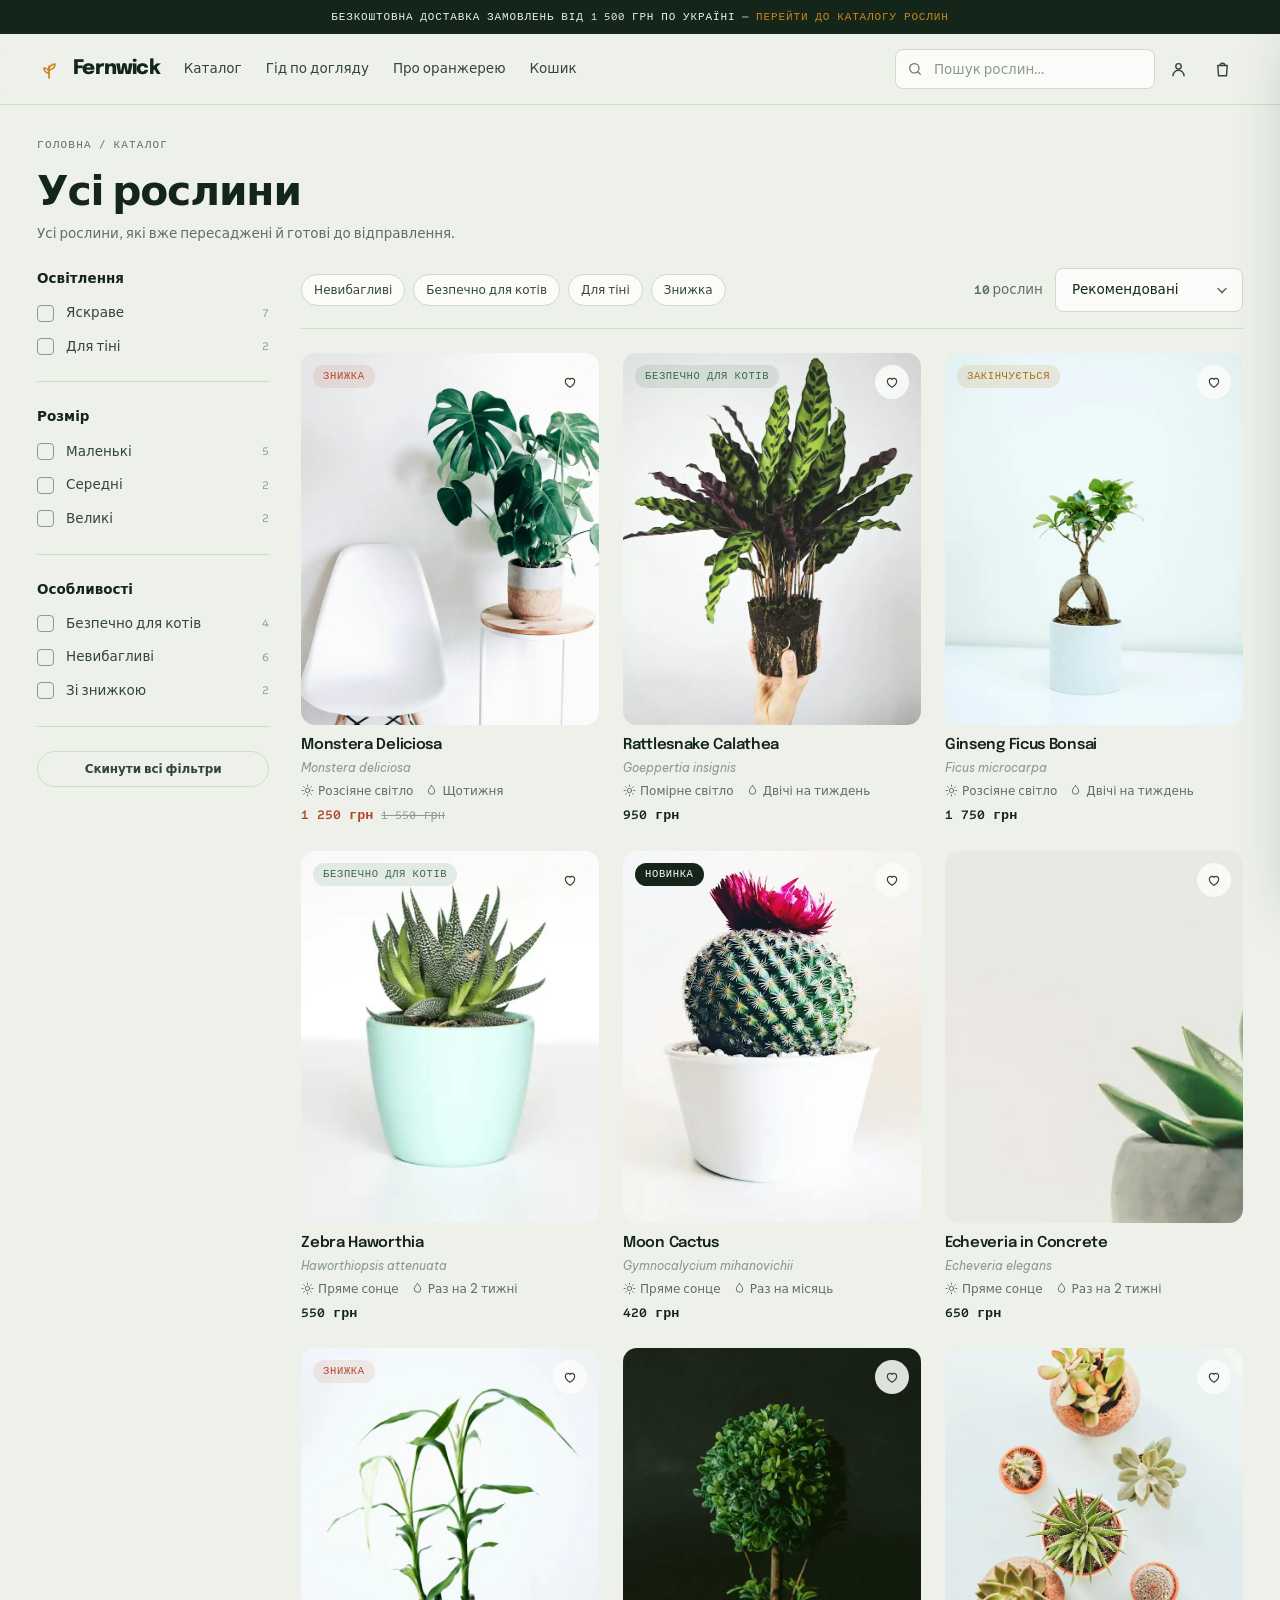
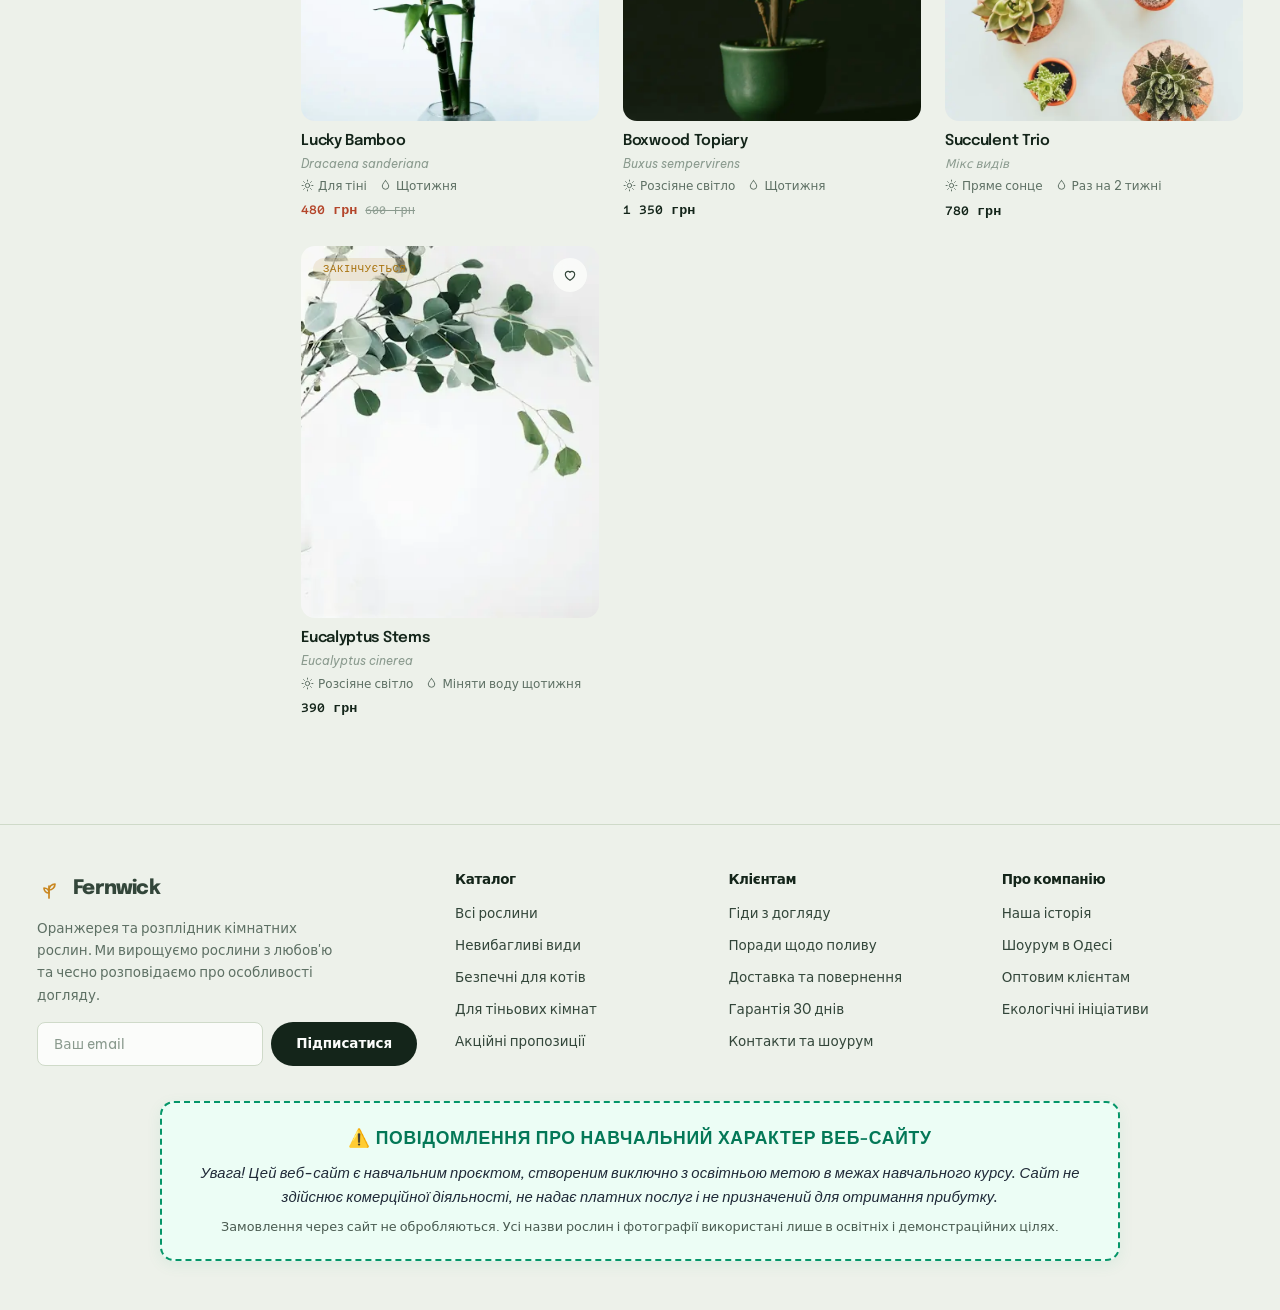
<file: fernwick/shop.html>
<!DOCTYPE html>
<html lang="uk">
<head>
<!-- Google tag (gtag.js) -->
<script async src="https://www.googletagmanager.com/gtag/js?id=G-8X83M8RJTM"></script>
<script>
  window.dataLayer = window.dataLayer || [];
  function gtag(){dataLayer.push(arguments);}
  gtag('js', new Date());

  gtag('config', 'G-8X83M8RJTM');
</script>

<!-- Microsoft Clarity -->
<script type="text/javascript">
    (function(c,l,a,r,i,t,y){
        c[a]=c[a]||function(){(c[a].q=c[a].q||[]).push(arguments)};
        t=l.createElement(r);t.async=1;t.src="https://www.clarity.ms/tag/"+i;
        y=l.getElementsByTagName(r)[0];y.parentNode.insertBefore(t,y);
    })(window, document, "clarity", "script", "z7zcrze8m3");
</script>

<meta charset="utf-8" />
<meta name="viewport" content="width=device-width, initial-scale=1" />
<title>Каталог рослин — Fernwick Україна</title>
<meta name="description" content="Каталог кімнатних рослин Fernwick — фільтрація за освітленням, розміром та безпечністю для домашніх улюбленців." />

<link rel="preconnect" href="https://fonts.googleapis.com" />
<link rel="preconnect" href="https://fonts.gstatic.com" crossorigin />
<link href="https://fonts.googleapis.com/css2?family=Epilogue:wght@500;600;700;800&family=Be+Vietnam+Pro:wght@400;500;600;700&family=Sometype+Mono:wght@400;500&display=swap" rel="stylesheet" />
<link rel="dns-prefetch" href="https://www.clarity.ms" />

<link rel="stylesheet" href="assets/css/tokens.css" />
<link rel="stylesheet" href="assets/css/shop.css" />
</head>
<body>

<div class="announce">
  <p>Безкоштовна доставка замовлень від 1 500 грн по Україні — <a href="shop.html">перейти до каталогу рослин</a></p>
</div>

<header class="masthead">
  <div class="wrap masthead__inner">
    <a class="brand" href="index.html" aria-label="Fernwick Україна — на головну">
      <svg viewBox="0 0 24 24" fill="none" stroke="currentColor" stroke-width="1.7" stroke-linecap="round" stroke-linejoin="round" aria-hidden="true">
        <path d="M12 21V9" />
        <path d="M12 13c0-3.3 2.7-6 6-6 0 3.3-2.7 6-6 6Z" />
        <path d="M12 16c0-2.8-2.2-5-5-5 0 2.8 2.2 5 5 5Z" />
      </svg>
      <span class="brand__word">Fernwick</span>
    </a>

    <nav class="shopnav" aria-label="Головне меню" data-open="false">
      <a href="shop.html">Каталог</a>
      <a href="care.html">Гід по догляду</a>
      <a href="about.html">Про оранжерею</a>
      <a href="cart.html">Кошик</a>
    </nav>

    <div class="masthead__tools">
      <label class="searchbox">
        <span class="sr-only">Пошук рослин</span>
        <svg viewBox="0 0 24 24" fill="none" stroke="currentColor" stroke-width="1.8" stroke-linecap="round" aria-hidden="true"><circle cx="11" cy="11" r="7"/><path d="m20 20-3.5-3.5"/></svg>
        <input class="input" type="search" placeholder="Пошук рослин…" />
      </label>

      <button class="btn btn--icon" type="button" data-toast="Особистий кабінет працює в демонстраційному режимі" aria-label="Особистий кабінет">
        <svg viewBox="0 0 24 24" fill="none" stroke="currentColor" stroke-width="1.8" stroke-linecap="round" stroke-linejoin="round" aria-hidden="true"><circle cx="12" cy="8" r="3.4"/><path d="M5 20a7 7 0 0 1 14 0"/></svg>
      </button>

      <button class="btn btn--icon" type="button" data-action="open-drawer" aria-label="Відкрити кошик">
        <svg viewBox="0 0 24 24" fill="none" stroke="currentColor" stroke-width="1.8" stroke-linecap="round" stroke-linejoin="round" aria-hidden="true"><path d="M6 7h12l-1 13H7L6 7Z"/><path d="M9 7a3 3 0 0 1 6 0"/></svg>
        <span class="cartbtn__count" data-cart-count hidden>0</span>
      </button>

      <button class="btn btn--icon burger" type="button" aria-expanded="false" aria-label="Меню">
        <svg viewBox="0 0 24 24" fill="none" stroke="currentColor" stroke-width="1.8" stroke-linecap="round" aria-hidden="true"><path d="M4 7h16M4 12h16M4 17h16"/></svg>
      </button>
    </div>
  </div>
</header>

<main class="wrap section--tight">
  <nav class="label" aria-label="Навігація" style="margin-bottom:var(--s-4)">
    <a href="index.html">Головна</a> / <span>Каталог</span>
  </nav>

  <div class="sechead">
    <div>
      <h1>Усі рослини</h1>
      <p>Усі рослини, які вже пересаджені й готові до відправлення.</p>
    </div>
  </div>

  <div class="shoplayout">
    <aside class="filters" aria-label="Фільтри">
      <div class="filters__group">
        <p class="filters__title">Освітлення</p>
        <label class="filters__row"><input class="check" type="checkbox" data-filter-check="light-bright" /> Яскраве <span class="count">7</span></label>
        <label class="filters__row"><input class="check" type="checkbox" data-filter-check="light-low" /> Для тіні <span class="count">2</span></label>
      </div>
      <div class="filters__group">
        <p class="filters__title">Розмір</p>
        <label class="filters__row"><input class="check" type="checkbox" data-filter-check="size-small" /> Маленькі <span class="count">5</span></label>
        <label class="filters__row"><input class="check" type="checkbox" data-filter-check="size-medium" /> Середні <span class="count">2</span></label>
        <label class="filters__row"><input class="check" type="checkbox" data-filter-check="size-large" /> Великі <span class="count">2</span></label>
      </div>
      <div class="filters__group">
        <p class="filters__title">Особливості</p>
        <label class="filters__row"><input class="check" type="checkbox" data-filter-check="pet-safe" /> Безпечно для котів <span class="count">4</span></label>
        <label class="filters__row"><input class="check" type="checkbox" data-filter-check="easy-care" /> Невибагливі <span class="count">6</span></label>
        <label class="filters__row"><input class="check" type="checkbox" data-filter-check="sale" /> Зі знижкою <span class="count">2</span></label>
      </div>
      <button class="btn btn--ghost btn--sm" type="button" data-clear-filters>Скинути всі фільтри</button>
    </aside>

    <div>
      <div class="shoptoolbar">
        <div class="chips" role="group" aria-label="Швидкі фільтри">
          <button class="chip" type="button" aria-pressed="false" data-filter="easy-care">Невибагливі</button>
          <button class="chip" type="button" aria-pressed="false" data-filter="pet-safe">Безпечно для котів</button>
          <button class="chip" type="button" aria-pressed="false" data-filter="light-low">Для тіні</button>
          <button class="chip" type="button" aria-pressed="false" data-filter="sale">Знижка</button>
        </div>
        <span class="shoptoolbar__count" style="margin-left:auto">
          <b class="num" data-result-count>10</b> рослин
        </span>
        <label class="sr-only" for="sort">Сортування</label>
        <select class="select" id="sort" data-sort style="width:auto">
          <option value="featured">Рекомендовані</option>
          <option value="price-asc">Ціна: від дешевших</option>
          <option value="price-desc">Ціна: від дорожчих</option>
          <option value="name">Назва: А–Я</option>
        </select>
      </div>

      <div class="grid grid--3" data-product-grid>
        <article class="product" data-tags="light-bright easy-care size-large sale" data-price="125000"
                 data-name="Monstera Deliciosa" data-order="0" data-product>
          <a class="product__media" href="product.html" aria-label="Monstera Deliciosa">
            <img src="assets/img/photo-1545241047-6083a3684587-700.webp" alt="Monstera Deliciosa (Монстера) у горщику"
                 width="700" height="875" fetchpriority="high" decoding="async" />
          </a>
          <div class="product__flags"><span class="badge badge--sale">Знижка</span></div>
          <button class="product__wish" type="button" aria-pressed="false"
                  aria-label="Зберегти Monstera Deliciosa у список бажань"><svg viewBox="0 0 24 24" fill="none" stroke="currentColor" stroke-width="1.8" stroke-linecap="round" stroke-linejoin="round" aria-hidden="true"><path d="M12 20s-7-4.5-7-9.2A4 4 0 0 1 12 8a4 4 0 0 1 7 2.8C19 15.5 12 20 12 20Z"/></svg></button>
          <div class="product__quick">
            <button class="btn btn--primary btn--sm btn--block" type="button"
                    data-add="monstera" data-name="Monstera Deliciosa" data-price="125000"
                    data-image="assets/img/photo-1545241047-6083a3684587-200.webp" data-variant="Горщик 12 см">
              Додати до кошика
            </button>
          </div>
          <div class="product__body">
            <a href="product.html"><h3 class="product__name">Monstera Deliciosa</h3></a>
            <p class="product__latin">Monstera deliciosa</p>
            <div class="caremeta">
              <span><svg viewBox="0 0 24 24" fill="none" stroke="currentColor" stroke-width="1.8" stroke-linecap="round" aria-hidden="true"><circle cx="12" cy="12" r="4"/><path d="M12 2v2M12 20v2M2 12h2M20 12h2M4.9 4.9l1.4 1.4M17.7 17.7l1.4 1.4M19.1 4.9l-1.4 1.4M6.3 17.7l-1.4 1.4"/></svg>Розсіяне світло</span>
              <span><svg viewBox="0 0 24 24" fill="none" stroke="currentColor" stroke-width="1.8" stroke-linecap="round" stroke-linejoin="round" aria-hidden="true"><path d="M12 3s6 6.2 6 10a6 6 0 0 1-12 0c0-3.8 6-10 6-10Z"/></svg>Щотижня</span>
            </div>
            <div class="product__foot">
              <span class="price price--sale">
                <span class="price__now">1 250 грн</span><span class="price__was">1 550 грн</span>
              </span>
            </div>
          </div>
        </article>
        <article class="product" data-tags="light-low pet-safe size-medium" data-price="95000"
                 data-name="Rattlesnake Calathea" data-order="1" data-product>
          <a class="product__media" href="product.html" aria-label="Rattlesnake Calathea">
            <img src="assets/img/photo-1602923668104-8f9e03e77e62-700.webp" alt="Rattlesnake Calathea (Калатея) у горщику"
                 width="700" height="875" fetchpriority="high" decoding="async" />
          </a>
          <div class="product__flags"><span class="badge badge--stock">Безпечно для котів</span></div>
          <button class="product__wish" type="button" aria-pressed="false"
                  aria-label="Зберегти Rattlesnake Calathea у список бажань"><svg viewBox="0 0 24 24" fill="none" stroke="currentColor" stroke-width="1.8" stroke-linecap="round" stroke-linejoin="round" aria-hidden="true"><path d="M12 20s-7-4.5-7-9.2A4 4 0 0 1 12 8a4 4 0 0 1 7 2.8C19 15.5 12 20 12 20Z"/></svg></button>
          <div class="product__quick">
            <button class="btn btn--primary btn--sm btn--block" type="button"
                    data-add="calathea" data-name="Rattlesnake Calathea" data-price="95000"
                    data-image="assets/img/photo-1602923668104-8f9e03e77e62-200.webp" data-variant="Горщик 12 см">
              Додати до кошика
            </button>
          </div>
          <div class="product__body">
            <a href="product.html"><h3 class="product__name">Rattlesnake Calathea</h3></a>
            <p class="product__latin">Goeppertia insignis</p>
            <div class="caremeta">
              <span><svg viewBox="0 0 24 24" fill="none" stroke="currentColor" stroke-width="1.8" stroke-linecap="round" aria-hidden="true"><circle cx="12" cy="12" r="4"/><path d="M12 2v2M12 20v2M2 12h2M20 12h2M4.9 4.9l1.4 1.4M17.7 17.7l1.4 1.4M19.1 4.9l-1.4 1.4M6.3 17.7l-1.4 1.4"/></svg>Помірне світло</span>
              <span><svg viewBox="0 0 24 24" fill="none" stroke="currentColor" stroke-width="1.8" stroke-linecap="round" stroke-linejoin="round" aria-hidden="true"><path d="M12 3s6 6.2 6 10a6 6 0 0 1-12 0c0-3.8 6-10 6-10Z"/></svg>Двічі на тиждень</span>
            </div>
            <div class="product__foot">
              <span class="price">
                <span class="price__now">950 грн</span>
              </span>
            </div>
          </div>
        </article>
        <article class="product" data-tags="light-bright size-small" data-price="175000"
                 data-name="Ginseng Ficus Bonsai" data-order="2" data-product>
          <a class="product__media" href="product.html" aria-label="Ginseng Ficus Bonsai">
            <img src="assets/img/photo-1512428813834-c702c7702b78-700.webp" alt="Ginseng Ficus Bonsai (Фікус-бонсай) у горщику"
                 width="700" height="875" loading="lazy" decoding="async" />
          </a>
          <div class="product__flags"><span class="badge badge--low">Закінчується</span></div>
          <button class="product__wish" type="button" aria-pressed="false"
                  aria-label="Зберегти Ginseng Ficus Bonsai у список бажань"><svg viewBox="0 0 24 24" fill="none" stroke="currentColor" stroke-width="1.8" stroke-linecap="round" stroke-linejoin="round" aria-hidden="true"><path d="M12 20s-7-4.5-7-9.2A4 4 0 0 1 12 8a4 4 0 0 1 7 2.8C19 15.5 12 20 12 20Z"/></svg></button>
          <div class="product__quick">
            <button class="btn btn--primary btn--sm btn--block" type="button"
                    data-add="bonsai" data-name="Ginseng Ficus Bonsai" data-price="175000"
                    data-image="assets/img/photo-1512428813834-c702c7702b78-200.webp" data-variant="Горщик 12 см">
              Додати до кошика
            </button>
          </div>
          <div class="product__body">
            <a href="product.html"><h3 class="product__name">Ginseng Ficus Bonsai</h3></a>
            <p class="product__latin">Ficus microcarpa</p>
            <div class="caremeta">
              <span><svg viewBox="0 0 24 24" fill="none" stroke="currentColor" stroke-width="1.8" stroke-linecap="round" aria-hidden="true"><circle cx="12" cy="12" r="4"/><path d="M12 2v2M12 20v2M2 12h2M20 12h2M4.9 4.9l1.4 1.4M17.7 17.7l1.4 1.4M19.1 4.9l-1.4 1.4M6.3 17.7l-1.4 1.4"/></svg>Розсіяне світло</span>
              <span><svg viewBox="0 0 24 24" fill="none" stroke="currentColor" stroke-width="1.8" stroke-linecap="round" stroke-linejoin="round" aria-hidden="true"><path d="M12 3s6 6.2 6 10a6 6 0 0 1-12 0c0-3.8 6-10 6-10Z"/></svg>Двічі на тиждень</span>
            </div>
            <div class="product__foot">
              <span class="price">
                <span class="price__now">1 750 грн</span>
              </span>
            </div>
          </div>
        </article>
        <article class="product" data-tags="light-bright easy-care pet-safe size-small" data-price="55000"
                 data-name="Zebra Haworthia" data-order="3" data-product>
          <a class="product__media" href="product.html" aria-label="Zebra Haworthia">
            <img src="assets/img/photo-1485955900006-10f4d324d411-700.webp" alt="Zebra Haworthia (Хавортія) у горщику"
                 width="700" height="875" loading="lazy" decoding="async" />
          </a>
          <div class="product__flags"><span class="badge badge--stock">Безпечно для котів</span></div>
          <button class="product__wish" type="button" aria-pressed="false"
                  aria-label="Зберегти Zebra Haworthia у список бажань"><svg viewBox="0 0 24 24" fill="none" stroke="currentColor" stroke-width="1.8" stroke-linecap="round" stroke-linejoin="round" aria-hidden="true"><path d="M12 20s-7-4.5-7-9.2A4 4 0 0 1 12 8a4 4 0 0 1 7 2.8C19 15.5 12 20 12 20Z"/></svg></button>
          <div class="product__quick">
            <button class="btn btn--primary btn--sm btn--block" type="button"
                    data-add="haworthia" data-name="Zebra Haworthia" data-price="55000"
                    data-image="assets/img/photo-1485955900006-10f4d324d411-200.webp" data-variant="Горщик 12 см">
              Додати до кошика
            </button>
          </div>
          <div class="product__body">
            <a href="product.html"><h3 class="product__name">Zebra Haworthia</h3></a>
            <p class="product__latin">Haworthiopsis attenuata</p>
            <div class="caremeta">
              <span><svg viewBox="0 0 24 24" fill="none" stroke="currentColor" stroke-width="1.8" stroke-linecap="round" aria-hidden="true"><circle cx="12" cy="12" r="4"/><path d="M12 2v2M12 20v2M2 12h2M20 12h2M4.9 4.9l1.4 1.4M17.7 17.7l1.4 1.4M19.1 4.9l-1.4 1.4M6.3 17.7l-1.4 1.4"/></svg>Пряме сонце</span>
              <span><svg viewBox="0 0 24 24" fill="none" stroke="currentColor" stroke-width="1.8" stroke-linecap="round" stroke-linejoin="round" aria-hidden="true"><path d="M12 3s6 6.2 6 10a6 6 0 0 1-12 0c0-3.8 6-10 6-10Z"/></svg>Раз на 2 тижні</span>
            </div>
            <div class="product__foot">
              <span class="price">
                <span class="price__now">550 грн</span>
              </span>
            </div>
          </div>
        </article>
        <article class="product" data-tags="light-bright easy-care size-small" data-price="42000"
                 data-name="Moon Cactus" data-order="4" data-product>
          <a class="product__media" href="product.html" aria-label="Moon Cactus">
            <img src="assets/img/photo-1509937528035-ad76254b0356-700.webp" alt="Moon Cactus (Місячний кактус) у горщику"
                 width="700" height="875" loading="lazy" decoding="async" />
          </a>
          <div class="product__flags"><span class="badge badge--new">Новинка</span></div>
          <button class="product__wish" type="button" aria-pressed="false"
                  aria-label="Зберегти Moon Cactus у список бажань"><svg viewBox="0 0 24 24" fill="none" stroke="currentColor" stroke-width="1.8" stroke-linecap="round" stroke-linejoin="round" aria-hidden="true"><path d="M12 20s-7-4.5-7-9.2A4 4 0 0 1 12 8a4 4 0 0 1 7 2.8C19 15.5 12 20 12 20Z"/></svg></button>
          <div class="product__quick">
            <button class="btn btn--primary btn--sm btn--block" type="button"
                    data-add="moon-cactus" data-name="Moon Cactus" data-price="42000"
                    data-image="assets/img/photo-1509937528035-ad76254b0356-200.webp" data-variant="Горщик 12 см">
              Додати до кошика
            </button>
          </div>
          <div class="product__body">
            <a href="product.html"><h3 class="product__name">Moon Cactus</h3></a>
            <p class="product__latin">Gymnocalycium mihanovichii</p>
            <div class="caremeta">
              <span><svg viewBox="0 0 24 24" fill="none" stroke="currentColor" stroke-width="1.8" stroke-linecap="round" aria-hidden="true"><circle cx="12" cy="12" r="4"/><path d="M12 2v2M12 20v2M2 12h2M20 12h2M4.9 4.9l1.4 1.4M17.7 17.7l1.4 1.4M19.1 4.9l-1.4 1.4M6.3 17.7l-1.4 1.4"/></svg>Пряме сонце</span>
              <span><svg viewBox="0 0 24 24" fill="none" stroke="currentColor" stroke-width="1.8" stroke-linecap="round" stroke-linejoin="round" aria-hidden="true"><path d="M12 3s6 6.2 6 10a6 6 0 0 1-12 0c0-3.8 6-10 6-10Z"/></svg>Раз на місяць</span>
            </div>
            <div class="product__foot">
              <span class="price">
                <span class="price__now">420 грн</span>
              </span>
            </div>
          </div>
        </article>
        <article class="product" data-tags="light-bright easy-care pet-safe size-small" data-price="65000"
                 data-name="Echeveria in Concrete" data-order="5" data-product>
          <a class="product__media" href="product.html" aria-label="Echeveria in Concrete">
            <img src="assets/img/photo-1483794344563-d27a8d18014e-700.webp" alt="Echeveria in Concrete (Ехеверія в бетоні) у горщику"
                 width="700" height="875" loading="lazy" decoding="async" />
          </a>
          <div class="product__flags"></div>
          <button class="product__wish" type="button" aria-pressed="false"
                  aria-label="Зберегти Echeveria in Concrete у список бажань"><svg viewBox="0 0 24 24" fill="none" stroke="currentColor" stroke-width="1.8" stroke-linecap="round" stroke-linejoin="round" aria-hidden="true"><path d="M12 20s-7-4.5-7-9.2A4 4 0 0 1 12 8a4 4 0 0 1 7 2.8C19 15.5 12 20 12 20Z"/></svg></button>
          <div class="product__quick">
            <button class="btn btn--primary btn--sm btn--block" type="button"
                    data-add="echeveria" data-name="Echeveria in Concrete" data-price="65000"
                    data-image="assets/img/photo-1483794344563-d27a8d18014e-200.webp" data-variant="Горщик 12 см">
              Додати до кошика
            </button>
          </div>
          <div class="product__body">
            <a href="product.html"><h3 class="product__name">Echeveria in Concrete</h3></a>
            <p class="product__latin">Echeveria elegans</p>
            <div class="caremeta">
              <span><svg viewBox="0 0 24 24" fill="none" stroke="currentColor" stroke-width="1.8" stroke-linecap="round" aria-hidden="true"><circle cx="12" cy="12" r="4"/><path d="M12 2v2M12 20v2M2 12h2M20 12h2M4.9 4.9l1.4 1.4M17.7 17.7l1.4 1.4M19.1 4.9l-1.4 1.4M6.3 17.7l-1.4 1.4"/></svg>Пряме сонце</span>
              <span><svg viewBox="0 0 24 24" fill="none" stroke="currentColor" stroke-width="1.8" stroke-linecap="round" stroke-linejoin="round" aria-hidden="true"><path d="M12 3s6 6.2 6 10a6 6 0 0 1-12 0c0-3.8 6-10 6-10Z"/></svg>Раз на 2 тижні</span>
            </div>
            <div class="product__foot">
              <span class="price">
                <span class="price__now">650 грн</span>
              </span>
            </div>
          </div>
        </article>
        <article class="product" data-tags="light-low easy-care size-medium sale" data-price="48000"
                 data-name="Lucky Bamboo" data-order="6" data-product>
          <a class="product__media" href="product.html" aria-label="Lucky Bamboo">
            <img src="assets/img/photo-1567331711402-509c12c41959-700.webp" alt="Lucky Bamboo (Бамбук удачі) у горщику"
                 width="700" height="875" loading="lazy" decoding="async" />
          </a>
          <div class="product__flags"><span class="badge badge--sale">Знижка</span></div>
          <button class="product__wish" type="button" aria-pressed="false"
                  aria-label="Зберегти Lucky Bamboo у список бажань"><svg viewBox="0 0 24 24" fill="none" stroke="currentColor" stroke-width="1.8" stroke-linecap="round" stroke-linejoin="round" aria-hidden="true"><path d="M12 20s-7-4.5-7-9.2A4 4 0 0 1 12 8a4 4 0 0 1 7 2.8C19 15.5 12 20 12 20Z"/></svg></button>
          <div class="product__quick">
            <button class="btn btn--primary btn--sm btn--block" type="button"
                    data-add="bamboo" data-name="Lucky Bamboo" data-price="48000"
                    data-image="assets/img/photo-1567331711402-509c12c41959-200.webp" data-variant="Горщик 12 см">
              Додати до кошика
            </button>
          </div>
          <div class="product__body">
            <a href="product.html"><h3 class="product__name">Lucky Bamboo</h3></a>
            <p class="product__latin">Dracaena sanderiana</p>
            <div class="caremeta">
              <span><svg viewBox="0 0 24 24" fill="none" stroke="currentColor" stroke-width="1.8" stroke-linecap="round" aria-hidden="true"><circle cx="12" cy="12" r="4"/><path d="M12 2v2M12 20v2M2 12h2M20 12h2M4.9 4.9l1.4 1.4M17.7 17.7l1.4 1.4M19.1 4.9l-1.4 1.4M6.3 17.7l-1.4 1.4"/></svg>Для тіні</span>
              <span><svg viewBox="0 0 24 24" fill="none" stroke="currentColor" stroke-width="1.8" stroke-linecap="round" stroke-linejoin="round" aria-hidden="true"><path d="M12 3s6 6.2 6 10a6 6 0 0 1-12 0c0-3.8 6-10 6-10Z"/></svg>Щотижня</span>
            </div>
            <div class="product__foot">
              <span class="price price--sale">
                <span class="price__now">480 грн</span><span class="price__was">600 грн</span>
              </span>
            </div>
          </div>
        </article>
        <article class="product" data-tags="light-bright size-large" data-price="135000"
                 data-name="Boxwood Topiary" data-order="7" data-product>
          <a class="product__media" href="product.html" aria-label="Boxwood Topiary">
            <img src="assets/img/photo-1520412099551-62b6bafeb5bb-700.webp" alt="Boxwood Topiary (Самшит-топіарій) у горщику"
                 width="700" height="875" loading="lazy" decoding="async" />
          </a>
          <div class="product__flags"></div>
          <button class="product__wish" type="button" aria-pressed="false"
                  aria-label="Зберегти Boxwood Topiary у список бажань"><svg viewBox="0 0 24 24" fill="none" stroke="currentColor" stroke-width="1.8" stroke-linecap="round" stroke-linejoin="round" aria-hidden="true"><path d="M12 20s-7-4.5-7-9.2A4 4 0 0 1 12 8a4 4 0 0 1 7 2.8C19 15.5 12 20 12 20Z"/></svg></button>
          <div class="product__quick">
            <button class="btn btn--primary btn--sm btn--block" type="button"
                    data-add="topiary" data-name="Boxwood Topiary" data-price="135000"
                    data-image="assets/img/photo-1520412099551-62b6bafeb5bb-200.webp" data-variant="Горщик 12 см">
              Додати до кошика
            </button>
          </div>
          <div class="product__body">
            <a href="product.html"><h3 class="product__name">Boxwood Topiary</h3></a>
            <p class="product__latin">Buxus sempervirens</p>
            <div class="caremeta">
              <span><svg viewBox="0 0 24 24" fill="none" stroke="currentColor" stroke-width="1.8" stroke-linecap="round" aria-hidden="true"><circle cx="12" cy="12" r="4"/><path d="M12 2v2M12 20v2M2 12h2M20 12h2M4.9 4.9l1.4 1.4M17.7 17.7l1.4 1.4M19.1 4.9l-1.4 1.4M6.3 17.7l-1.4 1.4"/></svg>Розсіяне світло</span>
              <span><svg viewBox="0 0 24 24" fill="none" stroke="currentColor" stroke-width="1.8" stroke-linecap="round" stroke-linejoin="round" aria-hidden="true"><path d="M12 3s6 6.2 6 10a6 6 0 0 1-12 0c0-3.8 6-10 6-10Z"/></svg>Щотижня</span>
            </div>
            <div class="product__foot">
              <span class="price">
                <span class="price__now">1 350 грн</span>
              </span>
            </div>
          </div>
        </article>
        <article class="product" data-tags="light-bright easy-care pet-safe size-small" data-price="78000"
                 data-name="Succulent Trio" data-order="8" data-product>
          <a class="product__media" href="product.html" aria-label="Succulent Trio">
            <img src="assets/img/photo-1459156212016-c812468e2115-700.webp" alt="Succulent Trio (Тріо сукулентів) у горщику"
                 width="700" height="875" loading="lazy" decoding="async" />
          </a>
          <div class="product__flags"></div>
          <button class="product__wish" type="button" aria-pressed="false"
                  aria-label="Зберегти Succulent Trio у список бажань"><svg viewBox="0 0 24 24" fill="none" stroke="currentColor" stroke-width="1.8" stroke-linecap="round" stroke-linejoin="round" aria-hidden="true"><path d="M12 20s-7-4.5-7-9.2A4 4 0 0 1 12 8a4 4 0 0 1 7 2.8C19 15.5 12 20 12 20Z"/></svg></button>
          <div class="product__quick">
            <button class="btn btn--primary btn--sm btn--block" type="button"
                    data-add="succulent-trio" data-name="Succulent Trio" data-price="78000"
                    data-image="assets/img/photo-1459156212016-c812468e2115-200.webp" data-variant="Горщик 12 см">
              Додати до кошика
            </button>
          </div>
          <div class="product__body">
            <a href="product.html"><h3 class="product__name">Succulent Trio</h3></a>
            <p class="product__latin">Мікс видів</p>
            <div class="caremeta">
              <span><svg viewBox="0 0 24 24" fill="none" stroke="currentColor" stroke-width="1.8" stroke-linecap="round" aria-hidden="true"><circle cx="12" cy="12" r="4"/><path d="M12 2v2M12 20v2M2 12h2M20 12h2M4.9 4.9l1.4 1.4M17.7 17.7l1.4 1.4M19.1 4.9l-1.4 1.4M6.3 17.7l-1.4 1.4"/></svg>Пряме сонце</span>
              <span><svg viewBox="0 0 24 24" fill="none" stroke="currentColor" stroke-width="1.8" stroke-linecap="round" stroke-linejoin="round" aria-hidden="true"><path d="M12 3s6 6.2 6 10a6 6 0 0 1-12 0c0-3.8 6-10 6-10Z"/></svg>Раз на 2 тижні</span>
            </div>
            <div class="product__foot">
              <span class="price">
                <span class="price__now">780 грн</span>
              </span>
            </div>
          </div>
        </article>
        <article class="product" data-tags="light-bright easy-care size-medium" data-price="39000"
                 data-name="Eucalyptus Stems" data-order="9" data-product>
          <a class="product__media" href="product.html" aria-label="Eucalyptus Stems">
            <img src="assets/img/photo-1466781783364-36c955e42a7f-700.webp" alt="Eucalyptus Stems (Гілки евкаліпта) у горщику"
                 width="700" height="875" loading="lazy" decoding="async" />
          </a>
          <div class="product__flags"><span class="badge badge--low">Закінчується</span></div>
          <button class="product__wish" type="button" aria-pressed="false"
                  aria-label="Зберегти Eucalyptus Stems у список бажань"><svg viewBox="0 0 24 24" fill="none" stroke="currentColor" stroke-width="1.8" stroke-linecap="round" stroke-linejoin="round" aria-hidden="true"><path d="M12 20s-7-4.5-7-9.2A4 4 0 0 1 12 8a4 4 0 0 1 7 2.8C19 15.5 12 20 12 20Z"/></svg></button>
          <div class="product__quick">
            <button class="btn btn--primary btn--sm btn--block" type="button"
                    data-add="eucalyptus" data-name="Eucalyptus Stems" data-price="39000"
                    data-image="assets/img/photo-1466781783364-36c955e42a7f-200.webp" data-variant="Горщик 12 см">
              Додати до кошика
            </button>
          </div>
          <div class="product__body">
            <a href="product.html"><h3 class="product__name">Eucalyptus Stems</h3></a>
            <p class="product__latin">Eucalyptus cinerea</p>
            <div class="caremeta">
              <span><svg viewBox="0 0 24 24" fill="none" stroke="currentColor" stroke-width="1.8" stroke-linecap="round" aria-hidden="true"><circle cx="12" cy="12" r="4"/><path d="M12 2v2M12 20v2M2 12h2M20 12h2M4.9 4.9l1.4 1.4M17.7 17.7l1.4 1.4M19.1 4.9l-1.4 1.4M6.3 17.7l-1.4 1.4"/></svg>Розсіяне світло</span>
              <span><svg viewBox="0 0 24 24" fill="none" stroke="currentColor" stroke-width="1.8" stroke-linecap="round" stroke-linejoin="round" aria-hidden="true"><path d="M12 3s6 6.2 6 10a6 6 0 0 1-12 0c0-3.8 6-10 6-10Z"/></svg>Міняти воду щотижня</span>
            </div>
            <div class="product__foot">
              <span class="price">
                <span class="price__now">390 грн</span>
              </span>
            </div>
          </div>
        </article>
      </div>

      <div class="empty" data-no-results hidden>
        <svg viewBox="0 0 24 24" fill="none" stroke="currentColor" stroke-width="1.6" stroke-linecap="round" aria-hidden="true"><circle cx="11" cy="11" r="7"/><path d="m20 20-3.5-3.5"/></svg>
        <h2>За цими фільтрами нічого не знайдено</h2>
        <p>Спробуйте прибрати один фільтр — рослин, безпечних для котів і водночас тіньовитривалих, небагато.</p>
        <button class="btn btn--primary btn--sm" type="button" data-clear-filters>Скинути фільтри</button>
      </div>
    </div>
  </div>
</main>

<footer class="foot">
  <div class="wrap">
    <div class="foot__grid">
      <div>
        <a class="brand" href="index.html" style="margin-bottom:var(--s-3)">
          <svg viewBox="0 0 24 24" fill="none" stroke="currentColor" stroke-width="1.7" stroke-linecap="round" stroke-linejoin="round" aria-hidden="true">
            <path d="M12 21V9" /><path d="M12 13c0-3.3 2.7-6 6-6 0 3.3-2.7 6-6 6Z" /><path d="M12 16c0-2.8-2.2-5-5-5 0 2.8 2.2 5 5 5Z" />
          </svg>
          <span class="brand__word">Fernwick</span>
        </a>
        <p class="muted" style="font-size:var(--text-sm);max-width:34ch;margin-bottom:var(--s-4)">
          Оранжерея та розплідник кімнатних рослин. Ми вирощуємо рослини з любов'ю та чесно розповідаємо про особливості догляду.
        </p>
        <form class="newsletter" data-demo-form="Дякуємо! Ви успішно підписалися на розсилку порад від біолога.">
          <label class="sr-only" for="nl">Email адреса</label>
          <input class="input" id="nl" type="email" placeholder="Ваш email" required />
          <button class="btn btn--primary" type="submit">Підписатися</button>
        </form>
      </div>

      <div>
        <h3>Каталог</h3>
        <ul>
          <li><a href="shop.html">Всі рослини</a></li>
          <li><a href="shop.html">Невибагливі види</a></li>
          <li><a href="shop.html">Безпечні для котів</a></li>
          <li><a href="shop.html">Для тіньових кімнат</a></li>
          <li><a href="shop.html">Акційні пропозиції</a></li>
        </ul>
      </div>

      <div>
        <h3>Клієнтам</h3>
        <ul>
          <li><a href="care.html">Гіди з догляду</a></li>
          <li><a href="care.html">Поради щодо поливу</a></li>
          <li><a href="about.html">Доставка та повернення</a></li>
          <li><a href="about.html">Гарантія 30 днів</a></li>
          <li><a href="about.html">Контакти та шоурум</a></li>
        </ul>
      </div>

      <div>
        <h3>Про компанію</h3>
        <ul>
          <li><a href="about.html">Наша історія</a></li>
          <li><a href="about.html">Шоурум в Одесі</a></li>
          <li><a href="about.html">Оптовим клієнтам</a></li>
          <li><a href="about.html">Екологічні ініціативи</a></li>
        </ul>
      </div>
    </div>

    <!-- Обов'язкове навчальне повідомлення за вимогами завдання -->
    <div class="educational-notice">
      <div class="educational-notice__title">⚠️ ПОВІДОМЛЕННЯ ПРО НАВЧАЛЬНИЙ ХАРАКТЕР ВЕБ-САЙТУ</div>
      <p class="educational-notice__text">Увага! Цей веб-сайт є навчальним проєктом, створеним виключно з освітньою метою в межах навчального курсу. Сайт не здійснює комерційної діяльності, не надає платних послуг і не призначений для отримання прибутку.</p>
      <p class="educational-notice__more">Замовлення через сайт не обробляються. Усі назви рослин і фотографії використані лише в освітніх і демонстраційних цілях.</p>
    </div>
</footer>

<!-- ===================== Cart drawer ===================== -->
<div class="scrim" id="drawerScrim" data-open="false" aria-hidden="true"></div>
<aside class="drawer" data-open="false" role="dialog" aria-modal="true" aria-label="Ваш кошик">
  <div class="drawer__head">
    <h2 style="font-size:var(--text-md)">Ваш кошик</h2>
    <button class="btn btn--icon" type="button" data-action="close-drawer" aria-label="Закрити кошик">
      <svg viewBox="0 0 24 24" fill="none" stroke="currentColor" stroke-width="2" stroke-linecap="round" aria-hidden="true"><path d="M18 6 6 18M6 6l12 12"/></svg>
    </button>
  </div>

  <div class="drawer__body">
    <div data-cart-empty>
      <div class="empty">
        <svg viewBox="0 0 24 24" fill="none" stroke="currentColor" stroke-width="1.6" stroke-linecap="round" stroke-linejoin="round" aria-hidden="true"><path d="M6 7h12l-1 13H7L6 7Z"/><path d="M9 7a3 3 0 0 1 6 0"/></svg>
        <h3>Ваш кошик порожній</h3>
        <p>Ви ще не обрали жодної рослини. Перегляньте каталог нашої оранжереї.</p>
        <a class="btn btn--primary btn--sm" href="shop.html">До каталогу рослин</a>
      </div>
    </div>
    <div data-cart-lines="drawer" style="display:grid;gap:var(--s-5)"></div>
  </div>

  <div class="drawer__foot" data-cart-filled hidden>
    <div class="totalrow"><span>Сума</span><span class="num" data-cart-subtotal>0 грн</span></div>
    <div class="totalrow"><span>Доставка</span><span class="num" data-cart-delivery>Безкоштовно</span></div>
    <div class="totalrow totalrow--grand"><span>Загалом</span><span class="num" data-cart-total>0 грн</span></div>
    <a class="btn btn--primary btn--block" href="cart.html">Переглянути кошик</a>
    <a class="btn btn--ghost btn--block" href="cart.html#order" data-checkout-link>Оформити замовлення</a>
  </div>
</aside>

<div class="toasts" aria-live="polite"></div>

<script src="assets/js/main.js" defer></script>
</body>
</html>
</file>
<file: fernwick/assets/css/tokens.css>
/* ==========================================================================
   FERNWICK — Plant Shop
   tokens.css · design tokens, reset, base type, buttons, forms
   Palette idea: green is the INK, not the accent. Ochre does the pointing.
   ========================================================================== */

:root {
  /* ---- Glasshouse ground (cool green-grey — not cream, not neutral stone) */
  --glass:     #edf1ea;
  --glass-2:   #e4ebdf;
  --glass-3:   #d8e2d2;
  --paper:     #fbfcfa;   /* cards, product tiles */

  /* ---- Forest ink ramp -------------------------------------------------- */
  --forest:    #14251a;
  --forest-2:  #33463a;
  --forest-3:  #5e7064;
  --forest-4:  #8a9a8e;

  --hairline:      #cfdac9;
  --hairline-soft: #dfe7da;

  /* ---- Accent: brass ochre ---------------------------------------------- */
  --ochre:      #c9861f;
  --ochre-deep: #a66c12;
  --ochre-wash: rgba(201, 134, 31, 0.12);
  --on-ochre:   #ffffff;

  /* ---- Functional (shop states, never decoration) ----------------------- */
  --sale:      #b4462b;
  --sale-wash: rgba(180, 70, 43, 0.10);
  --stock:      #3d6b4a;
  --stock-wash: rgba(61, 107, 74, 0.12);
  --low:      #a8720d;
  --low-wash: rgba(168, 114, 13, 0.12);

  /* ---- Type ------------------------------------------------------------- */
  --font-display: "Epilogue", ui-sans-serif, system-ui, sans-serif;
  --font-body:    "Be Vietnam Pro", ui-sans-serif, system-ui, sans-serif;
  --font-mono:    "Sometype Mono", ui-monospace, "SF Mono", monospace;

  --text-xs:   0.75rem;
  --text-sm:   0.8438rem;
  --text-base: 0.9375rem;
  --text-md:   1.0625rem;
  --text-lg:   1.3125rem;
  --text-xl:   1.75rem;
  --text-2xl:  clamp(1.75rem, 1.35rem + 1.5vw, 2.6rem);
  /* Shop-first layout: no oversized marketing hero anywhere. */
  --text-hero: clamp(2rem, 1.4rem + 2.4vw, 3.4rem);

  /* ---- Space ------------------------------------------------------------ */
  --s-1: 0.25rem;
  --s-2: 0.5rem;
  --s-3: 0.75rem;
  --s-4: 1rem;
  --s-5: 1.5rem;
  --s-6: 2rem;
  --s-7: 3rem;
  --s-8: 4.5rem;

  --gutter: clamp(1rem, 0.4rem + 2.4vw, 3rem);
  --maxw: 1400px;

  /* ---- Shape ------------------------------------------------------------ */
  --r-sm: 4px;
  --r-md: 8px;
  --r-lg: 14px;
  --r-pill: 999px;

  --shadow-sm: 0 1px 2px rgba(20, 37, 26, 0.06);
  --shadow-md: 0 10px 30px -12px rgba(20, 37, 26, 0.22);
  --shadow-lg: 0 26px 60px -22px rgba(20, 37, 26, 0.30);

  /* ---- Motion ----------------------------------------------------------- */
  --dur-fast: 140ms;
  --dur: 240ms;
  --dur-slow: 620ms;
  --ease: cubic-bezier(0.22, 1, 0.36, 1);

  --z-drawer: 60;
  --z-toast: 80;
}

/* ==========================================================================
   Reset
   ========================================================================== */

*, *::before, *::after { box-sizing: border-box; }
* { margin: 0; }

[hidden] { display: none !important; }

html { -webkit-text-size-adjust: 100%; overflow-x: clip; }

body {
  background: var(--glass);
  color: var(--forest);
  font-family: var(--font-body);
  font-size: var(--text-base);
  line-height: 1.6;
  -webkit-font-smoothing: antialiased;
  overflow-x: clip;
}

img, svg { display: block; max-width: 100%; }
img { height: auto; }

button, input, select, textarea { font: inherit; color: inherit; }
button { background: none; border: 0; cursor: pointer; }

a { color: inherit; text-decoration: none; }
ul, ol { list-style: none; padding: 0; }
table { border-collapse: collapse; width: 100%; }

:focus-visible {
  outline: 2px solid var(--ochre);
  outline-offset: 3px;
  border-radius: var(--r-sm);
}

::selection { background: var(--ochre); color: var(--on-ochre); }

/* ==========================================================================
   Typography
   ========================================================================== */

h1, h2, h3, h4 {
  font-family: var(--font-display);
  font-weight: 700;
  letter-spacing: -0.028em;
  line-height: 1.18;
  color: var(--forest);
}

h1 { font-size: var(--text-2xl); }
h2 { font-size: var(--text-xl); }
h3 { font-size: var(--text-md); }

p { line-height: 1.65; }

.label {
  font-family: var(--font-mono);
  font-size: 0.6875rem;
  font-weight: 500;
  letter-spacing: 0.11em;
  text-transform: uppercase;
  color: var(--forest-3);
  line-height: 1.5;
}

/* Prices and any figure a shopper compares — tabular so columns line up. */
.num {
  font-family: var(--font-mono);
  font-variant-numeric: tabular-nums;
  letter-spacing: -0.01em;
}

.muted { color: var(--forest-3); }
.soft  { color: var(--forest-2); }

.lede {
  font-size: var(--text-md);
  line-height: 1.6;
  color: var(--forest-2);
  max-width: 58ch;
}

.read { max-width: 66ch; color: var(--forest-2); line-height: 1.75; }
.read p + p { margin-top: 1.15em; }

.sr-only {
  position: absolute;
  width: 1px; height: 1px;
  padding: 0; margin: -1px;
  overflow: hidden;
  clip: rect(0 0 0 0);
  white-space: nowrap;
  border: 0;
}

/* ==========================================================================
   Layout helpers
   ========================================================================== */

.wrap {
  width: 100%;
  max-width: var(--maxw);
  margin-inline: auto;
  padding-inline: var(--gutter);
}

.section { padding-block: var(--s-7); }
.section--tight { padding-block: var(--s-6); }

.sechead {
  display: flex;
  align-items: flex-end;
  justify-content: space-between;
  gap: var(--s-4);
  flex-wrap: wrap;
  margin-bottom: var(--s-5);
}
.sechead p { color: var(--forest-3); font-size: var(--text-sm); margin-top: 4px; }

.rule { height: 1px; background: var(--hairline); border: 0; }

.grid { display: grid; gap: var(--s-5); }
.grid--2 { grid-template-columns: repeat(2, minmax(0, 1fr)); }
.grid--3 { grid-template-columns: repeat(3, minmax(0, 1fr)); }
.grid--4 { grid-template-columns: repeat(4, minmax(0, 1fr)); }

@media (max-width: 1080px) { .grid--4 { grid-template-columns: repeat(3, minmax(0, 1fr)); } }
@media (max-width: 860px)  { .grid--3, .grid--4 { grid-template-columns: repeat(2, minmax(0, 1fr)); } }
@media (max-width: 560px)  { .grid--2, .grid--3, .grid--4 { grid-template-columns: repeat(2, minmax(0, 1fr)); } }

/* ==========================================================================
   Buttons
   ========================================================================== */

.btn {
  display: inline-flex;
  align-items: center;
  justify-content: center;
  gap: var(--s-2);
  height: 44px;
  padding: 0 var(--s-5);
  border: 1px solid transparent;
  border-radius: var(--r-pill);
  font-family: var(--font-body);
  font-size: var(--text-sm);
  font-weight: 600;
  letter-spacing: -0.005em;
  white-space: nowrap;
  transition: background var(--dur-fast) var(--ease),
              color var(--dur-fast) var(--ease),
              border-color var(--dur-fast) var(--ease),
              transform var(--dur-fast) var(--ease);
}
.btn:active { transform: translateY(1px); }
.btn svg { width: 16px; height: 16px; flex: none; }

.btn--primary { background: var(--forest); color: var(--paper); }
.btn--primary:hover { background: var(--ochre); color: var(--on-ochre); }

.btn--ochre { background: var(--ochre); color: var(--on-ochre); }
.btn--ochre:hover { background: var(--ochre-deep); }

.btn--ghost { border-color: var(--hairline); color: var(--forest-2); background: transparent; }
.btn--ghost:hover { border-color: var(--forest); color: var(--forest); background: var(--paper); }

.btn--quiet { color: var(--forest-3); padding: 0 var(--s-3); height: 38px; }
.btn--quiet:hover { color: var(--forest); }

.btn--sm { height: 36px; padding: 0 var(--s-4); font-size: var(--text-xs); }
.btn--block { width: 100%; }

.btn[disabled] { opacity: 0.45; pointer-events: none; }

.btn--icon {
  width: 40px; height: 40px;
  padding: 0;
  border-radius: 50%;
  color: var(--forest-2);
  position: relative;
}
.btn--icon:hover { background: var(--glass-2); color: var(--forest); }
.btn--icon svg { width: 19px; height: 19px; }

/* Text link with a growing underline */
.tlink {
  position: relative;
  font-weight: 600;
  color: var(--forest);
  padding-bottom: 2px;
}
.tlink::after {
  content: "";
  position: absolute;
  left: 0; bottom: 0;
  width: 100%; height: 1px;
  background: currentColor;
  transform: scaleX(0);
  transform-origin: right;
  transition: transform 0.4s var(--ease);
}
.tlink:hover { color: var(--ochre); }
.tlink:hover::after { transform: scaleX(1); transform-origin: left; }

/* ==========================================================================
   Badges — colour carries stock/price state only
   ========================================================================== */

.badge {
  display: inline-flex;
  align-items: center;
  gap: var(--s-2);
  padding: 3px 10px;
  border-radius: var(--r-pill);
  font-family: var(--font-mono);
  font-size: 0.6563rem;
  font-weight: 500;
  letter-spacing: 0.06em;
  text-transform: uppercase;
  white-space: nowrap;
  background: var(--glass-3);
  color: var(--forest-2);
}
.badge--sale  { background: var(--sale-wash);  color: var(--sale); }
.badge--stock { background: var(--stock-wash); color: var(--stock); }
.badge--low   { background: var(--low-wash);   color: var(--low); }
.badge--new   { background: var(--forest);     color: var(--paper); }
.badge .dot { width: 6px; height: 6px; border-radius: 50%; background: currentColor; flex: none; }

/* ==========================================================================
   Forms
   ========================================================================== */

.field { display: grid; gap: var(--s-2); }
.field > label { font-size: var(--text-sm); font-weight: 600; color: var(--forest-2); }
.field .hint { font-size: var(--text-xs); color: var(--forest-3); }

.input, .select, .textarea {
  width: 100%;
  height: 44px;
  padding: 0 var(--s-4);
  background: var(--paper);
  border: 1px solid var(--hairline);
  border-radius: var(--r-md);
  font-size: var(--text-sm);
  color: var(--forest);
  transition: border-color var(--dur-fast) var(--ease), box-shadow var(--dur-fast) var(--ease);
}
.textarea { height: auto; padding: var(--s-3) var(--s-4); min-height: 110px; resize: vertical; line-height: 1.6; }
.input::placeholder, .textarea::placeholder { color: var(--forest-4); }

.input:focus, .select:focus, .textarea:focus {
  outline: none;
  border-color: var(--ochre);
  box-shadow: 0 0 0 3px var(--ochre-wash);
}

.select {
  appearance: none;
  cursor: pointer;
  padding-right: var(--s-6);
  background-image: url("data:image/svg+xml;utf8,<svg xmlns='http://www.w3.org/2000/svg' viewBox='0 0 16 16' fill='none' stroke='%235e7064' stroke-width='1.6' stroke-linecap='round'><path d='M4 6.5 8 10.5 12 6.5'/></svg>");
  background-repeat: no-repeat;
  background-position: right var(--s-3) center;
  background-size: 16px;
}

.check {
  appearance: none;
  width: 17px; height: 17px;
  flex: none;
  border: 1.5px solid var(--forest-4);
  border-radius: 4px;
  cursor: pointer;
  display: grid;
  place-content: center;
  transition: background var(--dur-fast) var(--ease), border-color var(--dur-fast) var(--ease);
}
.check::after {
  content: "";
  width: 8px; height: 4px;
  border-left: 2px solid var(--on-ochre);
  border-bottom: 2px solid var(--on-ochre);
  transform: rotate(-45deg) scale(0);
  transition: transform var(--dur-fast) var(--ease);
  margin-top: -2px;
}
.check:checked { background: var(--ochre); border-color: var(--ochre); }
.check:checked::after { transform: rotate(-45deg) scale(1); }

/* Quantity stepper — used in cart and on the product page */
.qty {
  display: inline-flex;
  align-items: center;
  border: 1px solid var(--hairline);
  border-radius: var(--r-pill);
  background: var(--paper);
  overflow: hidden;
}
.qty button {
  width: 38px; height: 42px;
  display: grid;
  place-content: center;
  color: var(--forest-2);
  transition: background var(--dur-fast) var(--ease), color var(--dur-fast) var(--ease);
}
.qty button:hover { background: var(--glass-2); color: var(--forest); }
.qty input {
  width: 44px;
  height: 42px;
  border: 0;
  text-align: center;
  background: transparent;
  font-family: var(--font-mono);
  font-variant-numeric: tabular-nums;
  font-size: var(--text-sm);
  -moz-appearance: textfield;
}
.qty input::-webkit-outer-spin-button,
.qty input::-webkit-inner-spin-button { -webkit-appearance: none; margin: 0; }
.qty input:focus { outline: none; }

/* ==========================================================================
   Motion preference
   ========================================================================== */

@media (prefers-reduced-motion: reduce) {
  *, *::before, *::after {
    animation-duration: 0.01ms !important;
    animation-iteration-count: 1 !important;
    transition-duration: 0.01ms !important;
    scroll-behavior: auto !important;
  }
}
</file>
<file: fernwick/assets/css/shop.css>
/* ==========================================================================
   FERNWICK — shop.css
   Store chrome: announcement bar, utility header, cart drawer, category rail,
   product cards, filters, PDP, cart table, editorial bands, footer.
   ========================================================================== */

/* ==========================================================================
   Announcement + header
   ========================================================================== */

.announce {
  background: var(--forest);
  color: var(--glass);
  text-align: center;
  padding: var(--s-2) var(--gutter);
}
.announce p { font-family: var(--font-mono); font-size: 0.6875rem; letter-spacing: 0.08em; text-transform: uppercase; }
.announce a { color: var(--ochre); font-weight: 500; }

.masthead {
  position: sticky;
  top: 0;
  z-index: 50;
  background: color-mix(in srgb, var(--glass) 88%, transparent);
  backdrop-filter: blur(12px);
  -webkit-backdrop-filter: blur(12px);
  border-bottom: 1px solid var(--hairline);
}

.masthead__inner {
  display: flex;
  align-items: center;
  gap: var(--s-5);
  height: 70px;
}

/* Brand mark: a two-leaf sprig in SVG — not a square, not a monogram tile. */
.brand { display: flex; align-items: center; gap: var(--s-3); flex: none; }
.brand svg { width: 24px; height: 24px; color: var(--ochre); }
.brand__word {
  font-family: var(--font-display);
  font-weight: 800;
  font-size: 1.25rem;
  letter-spacing: -0.04em;
}

.shopnav { display: flex; align-items: center; gap: var(--s-5); }
.shopnav a {
  position: relative;
  font-size: var(--text-sm);
  font-weight: 500;
  color: var(--forest-2);
  padding-block: 4px;
  transition: color var(--dur-fast) var(--ease);
}
.shopnav a:hover { color: var(--forest); }
.shopnav a[aria-current="page"] { color: var(--forest); font-weight: 600; }
.shopnav a[aria-current="page"]::after {
  content: "";
  position: absolute;
  left: 0; right: 0; bottom: -2px;
  height: 2px;
  background: var(--ochre);
  border-radius: var(--r-pill);
}

.masthead__tools { margin-left: auto; display: flex; align-items: center; gap: var(--s-1); }

.searchbox { position: relative; width: min(260px, 30vw); }
.searchbox svg {
  position: absolute;
  left: var(--s-3);
  top: 50%;
  transform: translateY(-50%);
  width: 16px; height: 16px;
  color: var(--forest-3);
  pointer-events: none;
}
.searchbox .input { height: 40px; padding-left: 38px; background: var(--paper); }

/* Cart button count bubble */
.cartbtn__count {
  position: absolute;
  top: 2px; right: 2px;
  min-width: 18px; height: 18px;
  padding: 0 4px;
  border-radius: var(--r-pill);
  background: var(--ochre);
  color: var(--on-ochre);
  font-family: var(--font-mono);
  font-size: 0.625rem;
  font-weight: 600;
  display: grid;
  place-content: center;
  border: 2px solid var(--glass);
}

.burger { display: none; }

/* ==========================================================================
   Category rail — the shop opens on this, not on a marketing hero
   ========================================================================== */

.rail {
  display: flex;
  gap: var(--s-3);
  overflow-x: auto;
  padding-block: var(--s-2) var(--s-4);
  scrollbar-width: none;
  scroll-snap-type: x proximity;
}
.rail::-webkit-scrollbar { display: none; }

.railcard {
  flex: none;
  width: clamp(150px, 17vw, 200px);
  scroll-snap-align: start;
  display: grid;
  gap: var(--s-3);
  padding: var(--s-3);
  border: 1px solid var(--hairline);
  border-radius: var(--r-lg);
  background: var(--paper);
  transition: border-color var(--dur) var(--ease), transform var(--dur) var(--ease);
}
.railcard:hover { border-color: var(--ochre); transform: translateY(-3px); }
.railcard img {
  width: 100%;
  aspect-ratio: 1;
  object-fit: cover;
  border-radius: var(--r-md);
  background: var(--glass-2);
}
.railcard__meta { display: flex; align-items: baseline; justify-content: space-between; gap: var(--s-2); }
.railcard__name { font-weight: 600; font-size: var(--text-sm); }
.railcard__n { font-family: var(--font-mono); font-size: var(--text-xs); color: var(--forest-4); }

/* ==========================================================================
   Product card
   ========================================================================== */

.product { position: relative; display: grid; gap: var(--s-3); }

.product__media {
  position: relative;
  display: block;
  border-radius: var(--r-lg);
  overflow: hidden;
  background: var(--paper);
  aspect-ratio: 4 / 5;
}
.product__media img {
  width: 100%; height: 100%;
  object-fit: cover;
  transition: transform 0.85s var(--ease);
}
.product:hover .product__media img { transform: scale(1.05); }

.product__flags {
  position: absolute;
  top: var(--s-3);
  left: var(--s-3);
  display: flex;
  flex-direction: column;
  align-items: flex-start;
  gap: var(--s-2);
  z-index: 2;
}

/* Quick-add slides up over the image on hover; always visible on touch. */
.product__quick {
  position: absolute;
  left: var(--s-3);
  right: var(--s-3);
  bottom: var(--s-3);
  z-index: 2;
  opacity: 0;
  transform: translateY(8px);
  transition: opacity var(--dur) var(--ease), transform var(--dur) var(--ease);
}
.product:hover .product__quick,
.product:focus-within .product__quick { opacity: 1; transform: none; }

@media (hover: none) {
  .product__quick { opacity: 1; transform: none; }
}

.product__wish {
  position: absolute;
  top: var(--s-3);
  right: var(--s-3);
  z-index: 2;
  width: 34px; height: 34px;
  border-radius: 50%;
  background: color-mix(in srgb, var(--paper) 88%, transparent);
  backdrop-filter: blur(6px);
  display: grid;
  place-content: center;
  color: var(--forest-2);
  transition: color var(--dur-fast) var(--ease), background var(--dur-fast) var(--ease);
}
.product__wish svg { width: 16px; height: 16px; }
.product__wish:hover { color: var(--sale); }
.product__wish[aria-pressed="true"] { color: var(--sale); }
.product__wish[aria-pressed="true"] svg { fill: currentColor; }

.product__body { display: grid; gap: 3px; }
.product__name { font-family: var(--font-display); font-weight: 600; font-size: var(--text-base); letter-spacing: -0.02em; }
.product__latin { font-size: var(--text-xs); color: var(--forest-4); font-style: italic; }
.product__foot { display: flex; align-items: baseline; justify-content: space-between; gap: var(--s-3); margin-top: 2px; }

.price { display: flex; align-items: baseline; gap: var(--s-2); }
.price__now { font-family: var(--font-mono); font-variant-numeric: tabular-nums; font-weight: 600; font-size: var(--text-sm); }
.price__was { font-family: var(--font-mono); font-size: var(--text-xs); color: var(--forest-4); text-decoration: line-through; }
.price--sale .price__now { color: var(--sale); }

/* Care meta strip on the card (light / water) */
.caremeta { display: flex; align-items: center; gap: var(--s-3); }
.caremeta span { display: inline-flex; align-items: center; gap: 4px; font-size: var(--text-xs); color: var(--forest-3); }
.caremeta svg { width: 13px; height: 13px; flex: none; }

/* ==========================================================================
   Shop page — filter sidebar + toolbar
   ========================================================================== */

.shoplayout {
  display: grid;
  grid-template-columns: 232px minmax(0, 1fr);
  gap: var(--s-6);
  align-items: start;
}

.filters { display: grid; gap: var(--s-5); position: sticky; top: 90px; }
.filters__group { display: grid; gap: var(--s-3); padding-bottom: var(--s-5); border-bottom: 1px solid var(--hairline); }
.filters__group:last-child { border-bottom: 0; }
.filters__title { font-family: var(--font-display); font-weight: 700; font-size: var(--text-sm); }
.filters__row { display: flex; align-items: center; gap: var(--s-3); font-size: var(--text-sm); color: var(--forest-2); cursor: pointer; }
.filters__row .count { margin-left: auto; font-family: var(--font-mono); font-size: var(--text-xs); color: var(--forest-4); }

.shoptoolbar {
  display: flex;
  align-items: center;
  gap: var(--s-3);
  flex-wrap: wrap;
  padding-bottom: var(--s-4);
  border-bottom: 1px solid var(--hairline);
  margin-bottom: var(--s-5);
}
.shoptoolbar__count { font-size: var(--text-sm); color: var(--forest-3); }

.chips { display: flex; gap: var(--s-2); flex-wrap: wrap; }
.chip {
  display: inline-flex;
  align-items: center;
  gap: var(--s-2);
  height: 32px;
  padding: 0 var(--s-3);
  border: 1px solid var(--hairline);
  border-radius: var(--r-pill);
  background: var(--paper);
  font-size: var(--text-xs);
  font-weight: 500;
  color: var(--forest-2);
  transition: all var(--dur-fast) var(--ease);
}
.chip:hover { border-color: var(--forest-4); }
.chip[aria-pressed="true"] { background: var(--forest); border-color: var(--forest); color: var(--paper); }

.empty {
  display: grid;
  gap: var(--s-3);
  justify-items: center;
  text-align: center;
  padding: var(--s-8) var(--s-5);
}
.empty svg { width: 34px; height: 34px; color: var(--forest-4); }
.empty p { color: var(--forest-3); font-size: var(--text-sm); max-width: 36ch; }

/* ==========================================================================
   Product detail
   ========================================================================== */

.pdp { display: grid; grid-template-columns: minmax(0, 1.1fr) minmax(0, 1fr); gap: var(--s-7); align-items: start; }

.gallery { display: grid; gap: var(--s-3); }
.gallery__main {
  border-radius: var(--r-lg);
  overflow: hidden;
  background: var(--paper);
  aspect-ratio: 1;
}
.gallery__main img { width: 100%; height: 100%; object-fit: cover; }
.gallery__thumbs { display: grid; grid-template-columns: repeat(4, 1fr); gap: var(--s-3); }
.gallery__thumb {
  border-radius: var(--r-md);
  overflow: hidden;
  aspect-ratio: 1;
  border: 2px solid transparent;
  background: var(--paper);
  transition: border-color var(--dur-fast) var(--ease);
}
.gallery__thumb img { width: 100%; height: 100%; object-fit: cover; }
.gallery__thumb[aria-current="true"] { border-color: var(--ochre); }

.pdp__info { display: grid; gap: var(--s-4); position: sticky; top: 90px; }
.pdp__price { display: flex; align-items: baseline; gap: var(--s-3); }
.pdp__price .price__now { font-size: var(--text-xl); }

/* Variant swatches (pot size) */
.variants { display: flex; gap: var(--s-2); flex-wrap: wrap; }
.variant {
  padding: var(--s-2) var(--s-4);
  border: 1px solid var(--hairline);
  border-radius: var(--r-md);
  background: var(--paper);
  font-size: var(--text-sm);
  text-align: left;
  transition: all var(--dur-fast) var(--ease);
}
.variant small { display: block; font-family: var(--font-mono); font-size: var(--text-xs); color: var(--forest-4); }
.variant:hover { border-color: var(--forest-4); }
.variant[aria-pressed="true"] { border-color: var(--forest); background: var(--forest); color: var(--paper); }
.variant[aria-pressed="true"] small { color: color-mix(in srgb, var(--paper) 70%, transparent); }

/* Care spec table */
.specs { border-top: 1px solid var(--hairline); }
.specs__row {
  display: grid;
  grid-template-columns: 130px minmax(0, 1fr);
  gap: var(--s-4);
  padding: var(--s-3) 0;
  border-bottom: 1px solid var(--hairline-soft);
  font-size: var(--text-sm);
}
.specs__row dt { color: var(--forest-3); }
.specs__row dd { color: var(--forest); }

/* Accordion */
.acc { border-top: 1px solid var(--hairline); }
.acc__item { border-bottom: 1px solid var(--hairline); }
.acc__btn {
  display: flex;
  align-items: center;
  justify-content: space-between;
  gap: var(--s-4);
  width: 100%;
  padding: var(--s-4) 0;
  font-family: var(--font-display);
  font-weight: 600;
  font-size: var(--text-sm);
  text-align: left;
}
.acc__btn svg { width: 16px; height: 16px; flex: none; transition: transform var(--dur) var(--ease); color: var(--forest-3); }
.acc__btn[aria-expanded="true"] svg { transform: rotate(45deg); }
.acc__panel { padding-bottom: var(--s-4); color: var(--forest-2); font-size: var(--text-sm); line-height: 1.7; }

/* ==========================================================================
   Cart drawer
   ========================================================================== */

.scrim {
  position: fixed;
  inset: 0;
  background: rgba(20, 37, 26, 0.42);
  backdrop-filter: blur(2px);
  opacity: 0;
  visibility: hidden;
  transition: opacity var(--dur) var(--ease), visibility var(--dur) var(--ease);
  z-index: var(--z-drawer);
}
.scrim[data-open="true"] { opacity: 1; visibility: visible; }

.drawer {
  position: fixed;
  top: 0; right: 0;
  width: min(420px, 100vw);
  height: 100vh;
  background: var(--glass);
  border-left: 1px solid var(--hairline);
  box-shadow: var(--shadow-lg);
  transform: translateX(100%);
  transition: transform var(--dur) var(--ease);
  z-index: calc(var(--z-drawer) + 1);
  display: flex;
  flex-direction: column;
}
.drawer[data-open="true"] { transform: none; }

.drawer__head {
  display: flex;
  align-items: center;
  justify-content: space-between;
  gap: var(--s-3);
  padding: var(--s-4) var(--s-5);
  border-bottom: 1px solid var(--hairline);
  flex: none;
}
.drawer__body { flex: 1; overflow-y: auto; padding: var(--s-5); display: grid; gap: var(--s-4); align-content: start; }
.drawer__foot { flex: none; padding: var(--s-5); border-top: 1px solid var(--hairline); display: grid; gap: var(--s-3); }

.lineitem { display: grid; grid-template-columns: 68px minmax(0, 1fr) auto; gap: var(--s-3); align-items: start; }
.lineitem img { width: 68px; height: 82px; object-fit: cover; border-radius: var(--r-md); background: var(--paper); }
.lineitem__name { font-weight: 600; font-size: var(--text-sm); }
.lineitem__meta { font-size: var(--text-xs); color: var(--forest-3); margin-top: 2px; }
.lineitem__price { font-family: var(--font-mono); font-variant-numeric: tabular-nums; font-size: var(--text-sm); font-weight: 600; }

.totalrow {
  display: flex;
  align-items: baseline;
  justify-content: space-between;
  gap: var(--s-3);
  font-size: var(--text-sm);
}
.totalrow--grand { font-size: var(--text-md); font-weight: 700; padding-top: var(--s-3); border-top: 1px solid var(--hairline); }
.totalrow .num { font-weight: 600; }

/* ==========================================================================
   Editorial bands
   ========================================================================== */

.band {
  background: var(--forest);
  color: var(--glass);
  border-radius: var(--r-lg);
  padding: clamp(var(--s-5), 3vw, var(--s-7));
}
.band h2, .band h3 { color: var(--glass); }
.band .label { color: var(--ochre); }
.band p { color: color-mix(in srgb, var(--glass) 78%, transparent); }

.guide { display: grid; gap: var(--s-3); }
.guide img { width: 100%; aspect-ratio: 3 / 2; object-fit: cover; border-radius: var(--r-lg); background: var(--glass-2); transition: transform 0.8s var(--ease); }
.guide:hover img { transform: scale(1.03); }
.guide__meta { display: flex; gap: var(--s-3); align-items: center; }

.trust { display: grid; grid-template-columns: repeat(4, minmax(0, 1fr)); gap: var(--s-5); }
.trust__item { display: grid; gap: var(--s-2); }
.trust__item svg { width: 22px; height: 22px; color: var(--ochre); }
.trust__item h3 { font-size: var(--text-sm); }
.trust__item p { font-size: var(--text-xs); color: var(--forest-3); }

@media (max-width: 860px) { .trust { grid-template-columns: repeat(2, minmax(0, 1fr)); } }

/* ==========================================================================
   Footer
   ========================================================================== */

.foot { border-top: 1px solid var(--hairline); margin-top: var(--s-8); padding-block: var(--s-7) var(--s-5); }
.foot__grid { display: grid; grid-template-columns: minmax(0, 1.6fr) repeat(3, minmax(0, 1fr)); gap: var(--s-6); }
.foot h3 { font-size: var(--text-sm); margin-bottom: var(--s-3); }
.foot ul { display: grid; gap: var(--s-2); }
.foot a { font-size: var(--text-sm); color: var(--forest-2); }
.foot a:hover { color: var(--ochre); }
.foot__bottom {
  display: flex;
  align-items: center;
  justify-content: space-between;
  gap: var(--s-4);
  flex-wrap: wrap;
  margin-top: var(--s-6);
  padding-top: var(--s-4);
  border-top: 1px solid var(--hairline);
}

.newsletter { display: flex; gap: var(--s-2); max-width: 380px; }
.newsletter .input { flex: 1; }

/* ==========================================================================
   Toast
   ========================================================================== */

.toasts {
  position: fixed;
  bottom: var(--s-5);
  left: 50%;
  transform: translateX(-50%);
  z-index: var(--z-toast);
  display: grid;
  gap: var(--s-2);
  justify-items: center;
  pointer-events: none;
}
.toast {
  display: flex;
  align-items: center;
  gap: var(--s-3);
  padding: var(--s-3) var(--s-5);
  background: var(--forest);
  color: var(--glass);
  border-radius: var(--r-pill);
  box-shadow: var(--shadow-md);
  font-size: var(--text-sm);
  pointer-events: auto;
  animation: toast-in var(--dur) var(--ease);
}
.toast svg { width: 16px; height: 16px; color: var(--ochre); flex: none; }
@keyframes toast-in { from { opacity: 0; transform: translateY(10px); } to { opacity: 1; transform: none; } }

/* ==========================================================================
   Reveal
   ========================================================================== */

[data-reveal] {
  opacity: 0;
  transform: translateY(12px);
  transition: opacity var(--dur-slow) var(--ease), transform var(--dur-slow) var(--ease);
  transition-delay: var(--delay, 0ms);
}
[data-reveal][data-shown="true"] { opacity: 1; transform: none; }
@media (prefers-reduced-motion: reduce) { [data-reveal] { opacity: 1; transform: none; } }

/* ==========================================================================
   Responsive
   ========================================================================== */

@media (max-width: 1000px) {
  .shoplayout { grid-template-columns: minmax(0, 1fr); }
  .filters {
    position: static;
    grid-template-columns: repeat(auto-fit, minmax(180px, 1fr));
    padding-bottom: var(--s-5);
    border-bottom: 1px solid var(--hairline);
  }
  .pdp { grid-template-columns: minmax(0, 1fr); gap: var(--s-6); }
  .pdp__info { position: static; }
}

@media (max-width: 860px) {
  .foot__grid { grid-template-columns: repeat(2, minmax(0, 1fr)); }
}

@media (max-width: 780px) {
  .masthead__inner { height: 62px; gap: var(--s-3); }
  .shopnav {
    position: fixed;
    inset: 62px 0 auto 0;
    flex-direction: column;
    align-items: stretch;
    gap: 0;
    background: var(--glass);
    border-bottom: 1px solid var(--hairline);
    padding: var(--s-3) var(--gutter) var(--s-5);
    transform: translateY(-120%);
    transition: transform var(--dur) var(--ease);
    z-index: 40;
    box-shadow: var(--shadow-md);
  }
  .shopnav[data-open="true"] { transform: none; }
  .shopnav a { padding: var(--s-3) 0; border-bottom: 1px solid var(--hairline-soft); font-size: var(--text-md); }
  .shopnav a[aria-current="page"]::after { display: none; }
  .burger { display: inline-grid; }
  .searchbox { display: none; }
}

@media (max-width: 560px) {
  .foot__grid { grid-template-columns: minmax(0, 1fr); }
  .lineitem { grid-template-columns: 56px minmax(0, 1fr) auto; }
  .gallery__thumbs { grid-template-columns: repeat(4, 1fr); }
}

/* ==========================================================================
   РОЗДІЛ: НАВЧАЛЬНА МОДИФІКАЦІЯ ТА СТИЛІЗАЦІЯ ДЛЯ ПРАКТИЧНОГО ЗАВДАННЯ
   Дисципліна: "Прикладні інформаційно-аналітичні рішення в маркетингу" (ОНЕУ)
   Студентська адаптація: інтернет-магазин кімнатних рослин "Fernwick Україна"
   
   Вимоги критеріїв оцінювання (25-30 балів):
   1. Базові властивості CSS:
      - background-color
      - font-family
      - font-size
      - color
      - margin / padding
   2. Самостійно вивчені властивості CSS:
      - Градієнтна заливка кнопки: background: linear-gradient(135deg, ...)
      - Повне заокруглення: border-radius: 999px (pill-кнопка)
      - Анімація та трансформація при наведенні: transform: translateY(-3px) scale(1.02)
      - М'яка глибина тіні: box-shadow з прозорістю rgba
      - Плавність зміни стану: transition: all 0.3s cubic-bezier(0.4, 0, 0.2, 1)
   ========================================================================== */

/* 1. Навчальне повідомлення у футері (Educational Notice) */
.educational-notice {
  background-color: #ecfdf5; /* Базова властивість: background-color */
  border: 2px dashed #059669;
  border-radius: 14px;
  padding: 22px 28px;        /* Базова властивість: padding */
  margin: 35px auto 25px;    /* Базова властивість: margin */
  max-width: 960px;
  text-align: center;
  box-shadow: 0 4px 15px rgba(5, 150, 105, 0.08); /* Самостійно вивчена: box-shadow */
}

.educational-notice__title {
  font-family: 'Epilogue', sans-serif; /* Базова властивість: font-family */
  font-size: 1.1rem;                   /* Базова властивість: font-size */
  font-weight: 700;
  color: #047857;                      /* Базова властивість: color */
  margin-bottom: 8px;
  text-transform: uppercase;
  letter-spacing: 0.04em;
}

.educational-notice__text {
  font-family: 'Be Vietnam Pro', sans-serif;
  font-size: 0.925rem;
  line-height: 1.6;
  color: #1f2937;
  margin: 0;
}

/* 2. Самостійно вивчені властивості: Градієнтна акцентна кнопка */
.btn--gradient {
  display: inline-flex;
  align-items: center;
  justify-content: center;
  gap: 8px;
  padding: 12px 28px;
  font-family: 'Epilogue', sans-serif;
  font-size: 0.95rem;
  font-weight: 700;
  color: #ffffff !important;
  text-decoration: none;
  /* Самостійно вивчена властивість: багатоколірний плавний градієнт */
  background: linear-gradient(135deg, #059669 0%, #10b981 50%, #34d399 100%);
  /* Самостійно вивчена властивість: заокруглення форми pill-button */
  border-radius: 999px;
  border: none;
  cursor: pointer;
  /* Самостійно вивчена властивість: об'ємна кольорова тінь */
  box-shadow: 0 4px 14px rgba(16, 185, 129, 0.35);
  /* Самостійно вивчена властивість: кубічний плавний перехід */
  transition: all 0.3s cubic-bezier(0.4, 0, 0.2, 1);
}

.btn--gradient:hover {
  /* Самостійно вивчена властивість: комбінована просторова трансформація */
  transform: translateY(-3px) scale(1.02);
  /* Самостійно вивчена властивість: посилення тіні при наведенні */
  box-shadow: 0 10px 24px rgba(16, 185, 129, 0.45);
  filter: brightness(1.05);
}

.btn--gradient:active {
  transform: translateY(-1px) scale(0.99);
  box-shadow: 0 3px 10px rgba(16, 185, 129, 0.3);
}

/* 3. Секція гарантій та переваг (Списковий блок ul/li за методичкою) */
.advantages-box {
  background-color: #f0fdf4;
  border: 1px solid #bbf7d0;
  border-radius: 16px;
  padding: 30px;
  margin: 40px 0;
}

.advantages-list {
  list-style: none;
  padding: 0;
  margin: 20px 0 0;
  display: grid;
  grid-template-columns: repeat(auto-fit, minmax(260px, 1fr));
  gap: 20px;
}

.advantages-item {
  background: #ffffff;
  padding: 20px;
  border-radius: 12px;
  border-left: 4px solid #10b981;
  box-shadow: 0 2px 8px rgba(0, 0, 0, 0.04);
}

.advantages-item h4 {
  font-family: 'Epilogue', sans-serif;
  font-size: 1.05rem;
  color: #064e3b;
  margin: 0 0 8px;
}

.advantages-item p {
  font-size: 0.88rem;
  color: #4b5563;
  margin: 0;
  line-height: 1.5;
}

/* 4. Блок статті з внутрішнім якорем (Якірні посилання за методичкою) */
.article-anchor-box {
  background: #ffffff;
  border: 1px solid var(--hairline);
  border-radius: 16px;
  padding: 35px;
  margin: 40px 0;
}

/* 5. Блок партнерських студентських проектів (Вимога методички: посилання на колег) */
.student-partners-box {
  background: #fafaf9;
  border: 1px solid #e7e5e4;
  border-radius: 16px;
  padding: 30px;
  margin: 35px 0;
}

.student-partners-grid {
  display: grid;
  grid-template-columns: repeat(auto-fit, minmax(250px, 1fr));
  gap: 16px;
  margin-top: 18px;
}

.partner-card {
  display: block;
  padding: 16px 20px;
  background: #ffffff;
  border: 1px solid #d6d3d1;
  border-radius: 10px;
  text-decoration: none;
  color: inherit;
  transition: all 0.25s ease;
}

.partner-card:hover {
  border-color: #10b981;
  transform: translateY(-2px);
  box-shadow: 0 6px 16px rgba(16, 185, 129, 0.15);
}

.partner-card strong {
  display: block;
  font-size: 0.95rem;
  color: #0f172a;
  margin-bottom: 4px;
}

.partner-card span {
  font-size: 0.8rem;
  color: #64748b;
}

/* 6. Блок контактної інформації та карти Одеси */
.contacts-map-box {
  background: #ffffff;
  border: 1px solid var(--hairline);
  border-radius: 16px;
  padding: 35px;
  margin: 40px 0;
}



/* ===== Доопрацювання: Назаренко Кіра, 36/1 ===== */
.educational-notice__text { font-style: italic; letter-spacing: 0.01em; }
.educational-notice__more { margin-top: 8px; font-size: 0.8rem; opacity: 0.75; }
.orderform { display: grid; gap: var(--s-3); margin-top: var(--s-3); padding: var(--s-4); border: 1px dashed var(--ochre); border-radius: var(--r-md, 10px); background: color-mix(in srgb, var(--ochre) 6%, transparent); }
.orderform h3 { font-size: var(--text-sm); text-transform: uppercase; letter-spacing: 0.06em; }
.product__media img { transition: transform 0.4s ease, filter 0.4s ease; }
.product:hover .product__media img { transform: scale(1.04); filter: saturate(1.15); }
/* мобільне меню: у закритому стані повністю ховаємо (у шаблоні край меню виглядав над шапкою) */
@media (max-width: 780px) {
  .shopnav { transform: translateY(calc(-100% - 80px)); visibility: hidden; transition: transform var(--dur) var(--ease), visibility 0s linear var(--dur); }
  .shopnav[data-open="true"] { visibility: visible; transition: transform var(--dur) var(--ease); }
}
</file>
